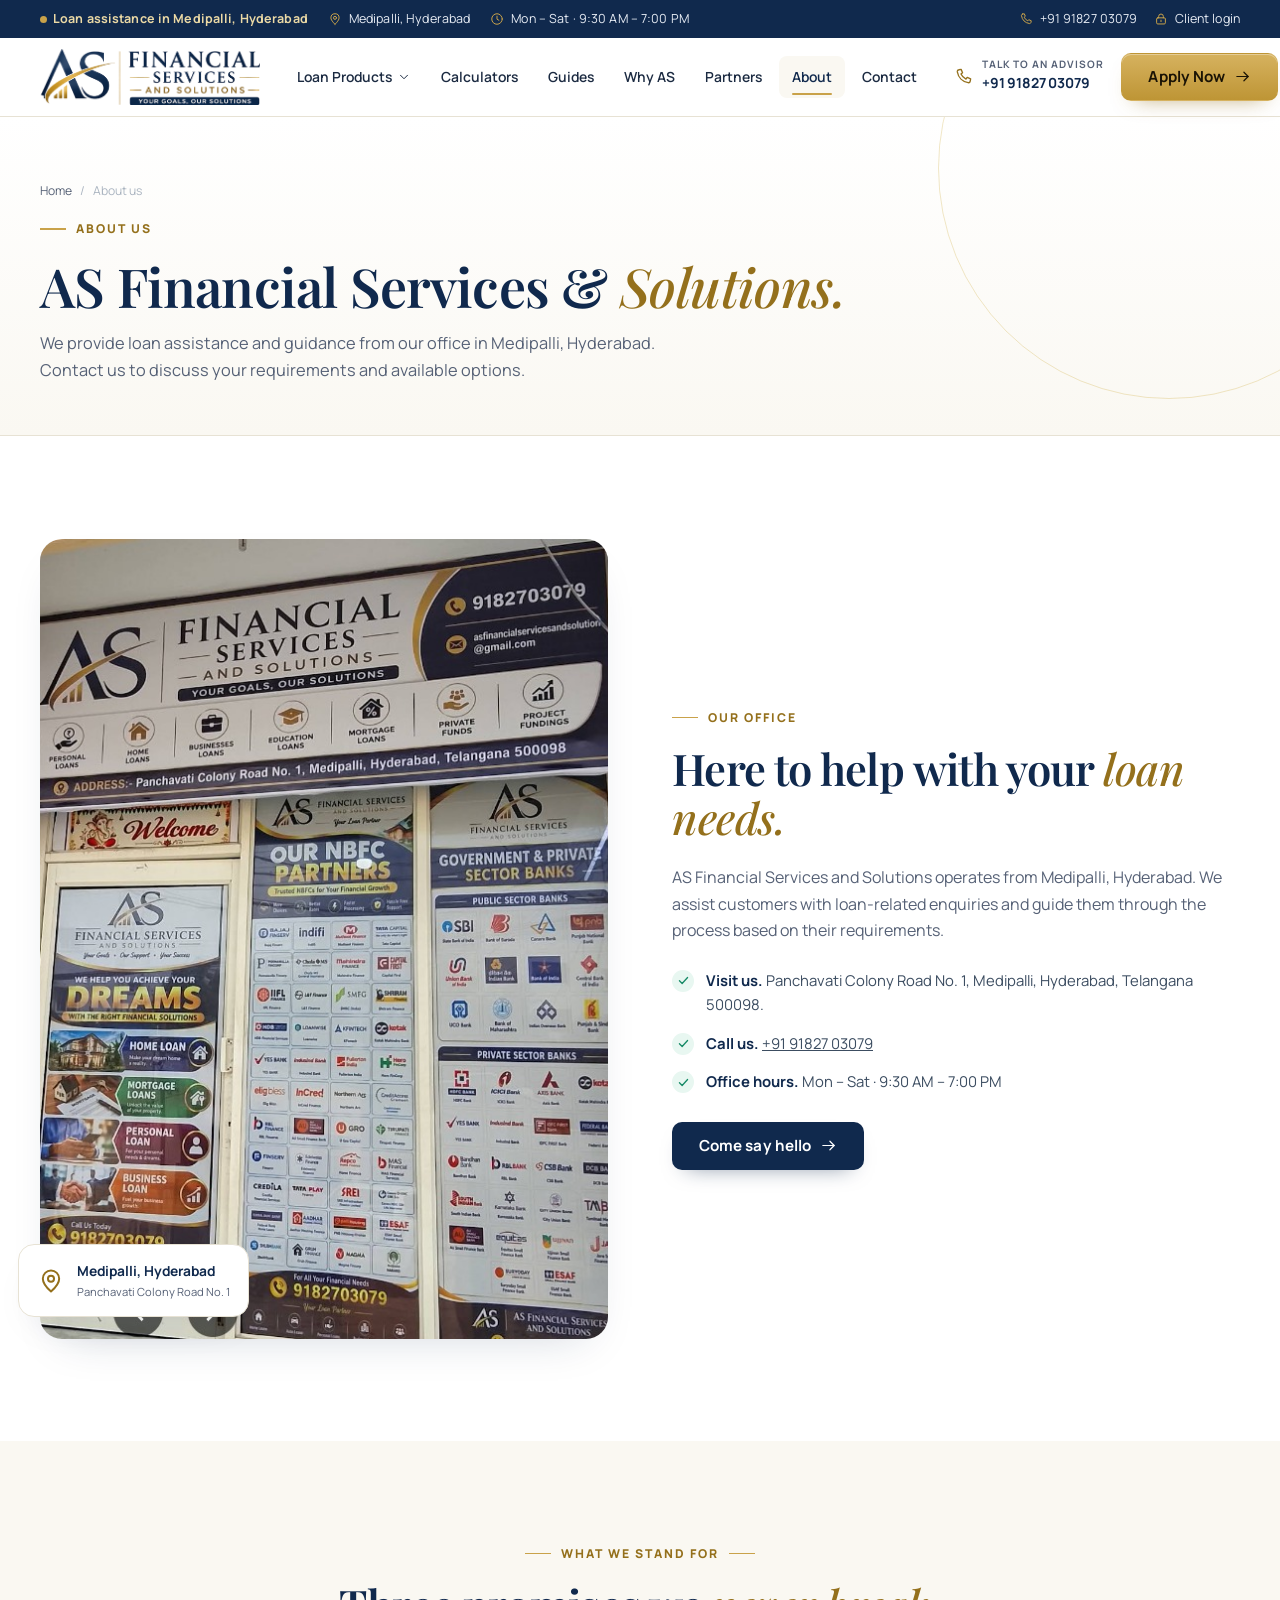
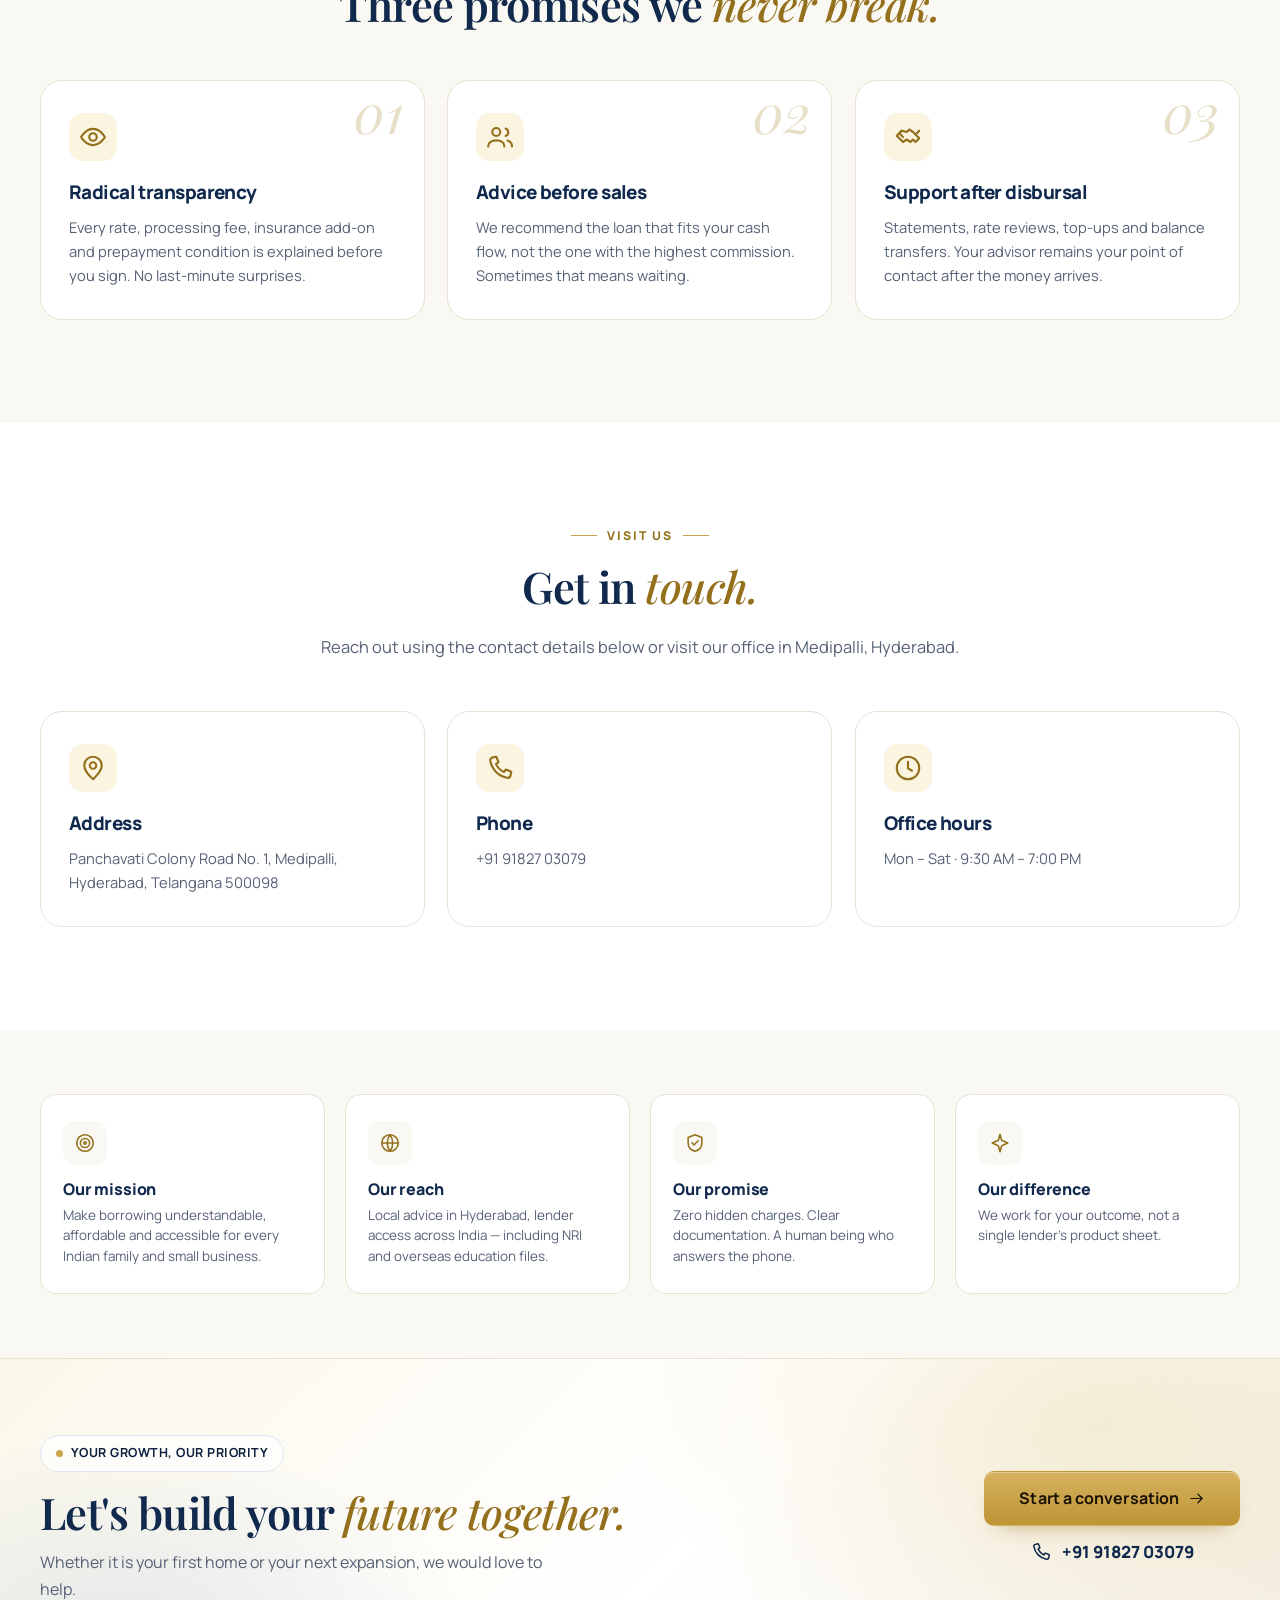
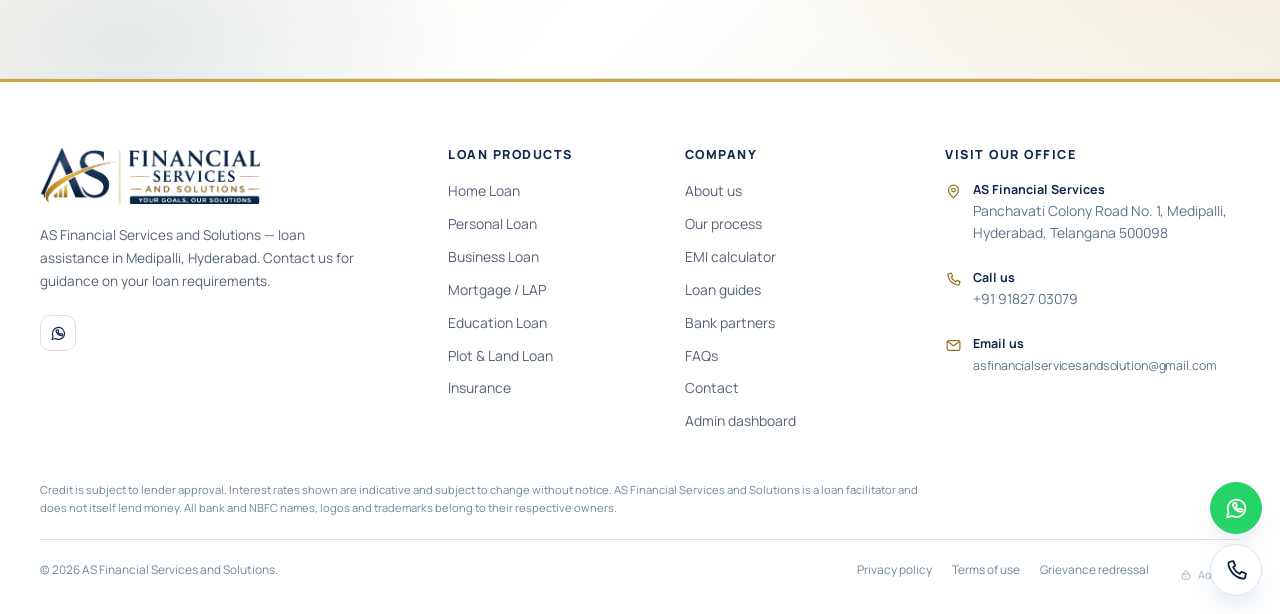
<file: about.html>
<!DOCTYPE html>
<html lang="en">
<head>
  <meta charset="UTF-8">
  <meta name="viewport" content="width=device-width, initial-scale=1.0">
  <title>About Us | AS Financial Services and Solutions, Hyderabad</title>
  <meta name="description" content="About AS Financial Services and Solutions in Medipalli, Hyderabad. Visit us at Panchavati Colony Road No. 1 or call +91 91827 03079.">
  <meta name="theme-color" content="#10294D">
  <link rel="icon" href="assets/img/brand/favicon.png" type="image/png">
  <link rel="preconnect" href="https://fonts.googleapis.com">
  <link rel="preconnect" href="https://fonts.gstatic.com" crossorigin>
  <link rel="stylesheet" href="assets/css/styles.css">
  <link rel="stylesheet" href="assets/css/pro-light.css">
<link rel="stylesheet" href="assets/css/pro-motion.css">
</head>
<body>
  <a class="skip-link" href="#main">Skip to content</a>

  <div class="topbar">
    <div class="container">
      <div class="topbar-left">
        <span class="topbar-badge"><span class="dot"></span> Loan assistance in Medipalli, Hyderabad</span>
        <span class="topbar-item"><svg class="icon" aria-hidden="true"><use href="#i-pin"></use></svg> <span class="full">Medipalli, Hyderabad</span></span>
        <span class="topbar-item"><svg class="icon" aria-hidden="true"><use href="#i-clock"></use></svg> <span class="full" data-setting="hours">Mon – Sat · 9:30 AM – 7:00 PM</span></span>
      </div>
      <div class="topbar-right">
        <a class="topbar-item" href="tel:+919182703079" data-setting="phone"><svg class="icon" aria-hidden="true"><use href="#i-phone"></use></svg> 91827 03079</a>
        <a class="topbar-item" href="admin.html"><svg class="icon" aria-hidden="true"><use href="#i-lock"></use></svg> Client login</a>
      </div>
    </div>
  </div>

  <header class="site-header">
    <div class="container header-inner">
      <a class="brand" href="index.html" aria-label="AS Financial home"><img class="brand-logo" src="assets/img/brand/logo-full.png" alt="AS Financial Services and Solutions — Your Goals, Our Solutions" width="200" height="51"></a>
      <nav class="nav" aria-label="Primary">
        <div class="nav-item">
          <a class="nav-link" href="loans.html">Loan Products <svg class="icon icon-chevron" aria-hidden="true"><use href="#i-chevron"></use></svg></a>
          <div class="dropdown dropdown-wide">
            <span class="dropdown-head">Retail loans</span>
            <a href="loans.html#home-loan"><svg class="icon" aria-hidden="true"><use href="#i-home"></use></svg><span>Home Loan<small>Purchase, construction &amp; top-up</small></span></a>
            <a href="loans.html#personal-loan"><svg class="icon" aria-hidden="true"><use href="#i-user"></use></svg><span>Personal Loan<small>For every personal milestone</small></span></a>
            <a href="loans.html#business-loan"><svg class="icon" aria-hidden="true"><use href="#i-briefcase"></use></svg><span>Business Loan<small>Working capital &amp; expansion</small></span></a>
            <a href="loans.html#mortgage-loan"><svg class="icon" aria-hidden="true"><use href="#i-key"></use></svg><span>Mortgage / LAP<small>Loan against your property</small></span></a>
            <a href="loans.html#education-loan"><svg class="icon" aria-hidden="true"><use href="#i-graduation"></use></svg><span>Education Loan<small>India &amp; overseas studies</small></span></a>
            <a href="loans.html#plot-loan"><svg class="icon" aria-hidden="true"><use href="#i-plot"></use></svg><span>Plot &amp; Land Loan<small>Build your future address</small></span></a>
            <span class="dropdown-head">More solutions</span>
            <a href="loans.html#car-loan"><svg class="icon" aria-hidden="true"><use href="#i-car"></use></svg><span>Car Loan<small>New &amp; used vehicles</small></span></a>
            <a href="loans.html#doctor-loan"><svg class="icon" aria-hidden="true"><use href="#i-stethoscope"></use></svg><span>Doctor Loan<small>Tailored for medical professionals</small></span></a>
            <a href="loans.html#balance-transfer"><svg class="icon" aria-hidden="true"><use href="#i-transfer"></use></svg><span>Balance Transfer<small>Lower your existing EMI</small></span></a>
            <a href="loans.html#insurance"><svg class="icon" aria-hidden="true"><use href="#i-shield"></use></svg><span>Insurance<small>Life, health &amp; general cover</small></span></a>
          </div>
        </div>
        <a class="nav-link" href="calculators.html">Calculators</a>
        <a class="nav-link" href="guides.html">Guides</a>
        <a class="nav-link" href="index.html#why-us">Why AS</a>
        <a class="nav-link" href="index.html#partners">Partners</a>
        <a class="nav-link" href="about.html" aria-current="page">About</a>
        <a class="nav-link" href="contact.html">Contact</a>
      </nav>
      <div class="header-actions">
        <a class="header-phone" href="tel:+919182703079" data-setting="phone"><svg class="icon" aria-hidden="true"><use href="#i-phone"></use></svg><span><small>Talk to an advisor</small><strong>91827 03079</strong></span></a>
        <button class="btn btn-gold" data-popup-open="apply-popup">Apply Now <svg class="icon icon-sm" aria-hidden="true"><use href="#i-arrow-right"></use></svg></button>
        <button class="menu-toggle" data-menu-open aria-label="Open menu"><svg class="icon" aria-hidden="true"><use href="#i-menu"></use></svg></button>
      </div>
    </div>
  </header>

  <div class="mobile-nav" aria-label="Mobile menu">
    <div class="mobile-nav-head">
      <a class="brand" href="index.html"><img class="brand-logo" src="assets/img/brand/logo-full.png" alt="AS Financial Services and Solutions — Your Goals, Our Solutions" width="200" height="51"></a>
      <button class="menu-toggle" data-menu-close aria-label="Close menu"><svg class="icon" aria-hidden="true"><use href="#i-close"></use></svg></button>
    </div>
    <a class="m-link" href="index.html">Home</a>
    <a class="m-link" href="loans.html">Loan Products</a>
    <a class="m-link" href="emi-calculator.html">EMI Calculator</a>
    <a class="m-link" href="index.html#partners">Our Partners</a>
    <a class="m-link" href="about.html">About Us</a>
    <a class="m-link" href="contact.html">Contact</a>
    <div class="m-cta">
      <button class="btn btn-gold btn-block" data-popup-open="apply-popup">Apply for a loan</button>
      <a class="btn btn-outline btn-block" href="tel:+919182703079" data-setting="phone"><svg class="icon icon-sm" aria-hidden="true"><use href="#i-phone"></use></svg> Call 91827 03079</a>
    </div>
  </div>

  <main id="main">
    <section class="page-hero">
      <div class="container">
        <div class="breadcrumb"><a href="index.html">Home</a><span>/</span><span>About us</span></div>
        <div class="eyebrow">About us</div>
        <h1>AS Financial Services &amp; <span class="serif">Solutions.</span></h1>
        <p>We provide loan assistance and guidance from our office in Medipalli, Hyderabad. Contact us to discuss your requirements and available options.</p>
      </div>
    </section>

    <section class="section section-white">
      <div class="container split">
        <div class="split-media reveal">
          <img src="assets/img/poster/storefront.jpg" alt="The AS Financial advisory office" loading="lazy" width="1200" height="800">
          <div class="frame-accent" aria-hidden="true"></div>
          <div class="media-card">
            <svg class="icon" aria-hidden="true"><use href="#i-pin"></use></svg>
            <span><strong>Medipalli, Hyderabad</strong><span>Panchavati Colony Road No. 1</span></span>
          </div>
        </div>
        <div class="reveal">
          <div class="eyebrow">Our office</div>
          <h2>Here to help with your <span class="serif">loan needs.</span></h2>
          <p style="color:var(--muted)">AS Financial Services and Solutions operates from Medipalli, Hyderabad. We assist customers with loan-related enquiries and guide them through the process based on their requirements.</p>
          <ul class="check-list">
            <li><span class="check"><svg class="icon" aria-hidden="true"><use href="#i-check"></use></svg></span><span><strong>Visit us.</strong> Panchavati Colony Road No. 1, Medipalli, Hyderabad, Telangana 500098.</span></li>
            <li><span class="check"><svg class="icon" aria-hidden="true"><use href="#i-check"></use></svg></span><span><strong>Call us.</strong> <a href="tel:+919182703079" data-setting="phone" style="color:inherit;text-decoration:underline;">+91 91827 03079</a></span></li>
            <li><span class="check"><svg class="icon" aria-hidden="true"><use href="#i-check"></use></svg></span><span><strong>Office hours.</strong> <span data-setting="hours">Mon – Sat · 9:30 AM – 7:00 PM</span></span></li>
          </ul>
          <a class="btn btn-navy" href="contact.html">Come say hello <svg class="icon icon-sm" aria-hidden="true"><use href="#i-arrow-right"></use></svg></a>
        </div>
      </div>
    </section>

    

    <section class="section section-cream">
      <div class="container">
        <div class="section-head center reveal">
          <div class="eyebrow center">What we stand for</div>
          <h2>Three promises we <span class="serif">never break.</span></h2>
        </div>
        <div class="problem-grid">
          <article class="problem-card reveal">
            <span class="num" aria-hidden="true">01</span>
            <div class="problem-icon"><svg class="icon icon-lg" aria-hidden="true"><use href="#i-eye"></use></svg></div>
            <h3>Radical transparency</h3>
            <p>Every rate, processing fee, insurance add-on and prepayment condition is explained before you sign. No last-minute surprises.</p>
          </article>
          <article class="problem-card reveal">
            <span class="num" aria-hidden="true">02</span>
            <div class="problem-icon"><svg class="icon icon-lg" aria-hidden="true"><use href="#i-users"></use></svg></div>
            <h3>Advice before sales</h3>
            <p>We recommend the loan that fits your cash flow, not the one with the highest commission. Sometimes that means waiting.</p>
          </article>
          <article class="problem-card reveal">
            <span class="num" aria-hidden="true">03</span>
            <div class="problem-icon"><svg class="icon icon-lg" aria-hidden="true"><use href="#i-handshake"></use></svg></div>
            <h3>Support after disbursal</h3>
            <p>Statements, rate reviews, top-ups and balance transfers. Your advisor remains your point of contact after the money arrives.</p>
          </article>
        </div>
      </div>
    </section>

    <section class="section section-white">
      <div class="container">
        <div class="section-head center reveal">
          <div class="eyebrow center">Visit us</div>
          <h2>Get in <span class="serif">touch.</span></h2>
          <p>Reach out using the contact details below or visit our office in Medipalli, Hyderabad.</p>
        </div>
        <div class="problem-grid">
          <article class="problem-card reveal"><div class="problem-icon"><svg class="icon icon-lg" aria-hidden="true"><use href="#i-pin"></use></svg></div><h3>Address</h3><p><a href="https://maps.google.com/?q=Panchavati+Colony+Road+No+1+Medipalli+Hyderabad" data-setting="address" target="_blank" rel="noopener">Panchavati Colony Road No. 1, Medipalli, Hyderabad, Telangana 500098</a></p></article>
          <article class="problem-card reveal"><div class="problem-icon"><svg class="icon icon-lg" aria-hidden="true"><use href="#i-phone"></use></svg></div><h3>Phone</h3><p><a href="tel:+919182703079" data-setting="phone">+91 91827 03079</a></p></article>
          <article class="problem-card reveal"><div class="problem-icon"><svg class="icon icon-lg" aria-hidden="true"><use href="#i-clock"></use></svg></div><h3>Office hours</h3><p data-setting="hours">Mon – Sat · 9:30 AM – 7:00 PM</p></article>
        </div>
      </div>
    </section>

    <section class="section section-cream section-tight">
      <div class="container">
        <div class="benefits-grid">
          <div class="benefit reveal"><div class="b-icon"><svg class="icon" aria-hidden="true"><use href="#i-target"></use></svg></div><h4>Our mission</h4><p>Make borrowing understandable, affordable and accessible for every Indian family and small business.</p></div>
          <div class="benefit reveal"><div class="b-icon"><svg class="icon" aria-hidden="true"><use href="#i-globe"></use></svg></div><h4>Our reach</h4><p>Local advice in Hyderabad, lender access across India — including NRI and overseas education files.</p></div>
          <div class="benefit reveal"><div class="b-icon"><svg class="icon" aria-hidden="true"><use href="#i-shield"></use></svg></div><h4>Our promise</h4><p>Zero hidden charges. Clear documentation. A human being who answers the phone.</p></div>
          <div class="benefit reveal"><div class="b-icon"><svg class="icon" aria-hidden="true"><use href="#i-sparkle"></use></svg></div><h4>Our difference</h4><p>We work for your outcome, not a single lender's product sheet.</p></div>
        </div>
      </div>
    </section>

    <section class="cta-band">
      <div class="container cta-inner">
        <div>
          <span class="pill pill-soft"><span class="dot"></span> Your growth, our priority</span>
          <h2 style="margin-top:16px">Let's build your <span class="serif" >future together.</span></h2>
          <p>Whether it is your first home or your next expansion, we would love to help.</p>
        </div>
        <div class="cta-actions">
          <button class="btn btn-gold btn-lg" data-popup-open="apply-popup">Start a conversation <svg class="icon icon-sm" aria-hidden="true"><use href="#i-arrow-right"></use></svg></button>
          <a class="cta-phone" href="tel:+919182703079" data-setting="phone"><svg class="icon" aria-hidden="true"><use href="#i-phone"></use></svg> 91827 03079</a>
        </div>
      </div>
    </section>
  </main>

  <footer class="site-footer">
    <div class="container">
      <div class="footer-grid">
        <div class="footer-brand">
          <a class="brand" href="index.html"><img class="brand-logo" src="assets/img/brand/logo-full.png" alt="AS Financial Services and Solutions — Your Goals, Our Solutions" width="200" height="51"></a>
          <p class="footer-about">AS Financial Services and Solutions — loan assistance in Medipalli, Hyderabad. Contact us for guidance on your loan requirements.</p>
          <div class="footer-social">
            <a href="https://wa.me/919182703079" aria-label="WhatsApp"><svg class="icon" aria-hidden="true"><use href="#i-whatsapp"></use></svg></a>
          </div>
        </div>
        <div class="footer-col"><h4>Loan products</h4><ul><li><a href="loans.html#home-loan">Home Loan</a></li><li><a href="loans.html#personal-loan">Personal Loan</a></li><li><a href="loans.html#business-loan">Business Loan</a></li><li><a href="loans.html#mortgage-loan">Mortgage / LAP</a></li><li><a href="loans.html#education-loan">Education Loan</a></li><li><a href="loans.html#plot-loan">Plot &amp; Land Loan</a></li><li><a href="loans.html#insurance">Insurance</a></li></ul></div>
        <div class="footer-col"><h4>Company</h4><ul><li><a href="about.html">About us</a></li><li><a href="loans.html#process">Our process</a></li><li><a href="emi-calculator.html">EMI calculator</a></li>
          <li><a href="guides.html">Loan guides</a></li><li><a href="index.html#partners">Bank partners</a></li><li><a href="index.html#faq">FAQs</a></li><li><a href="contact.html">Contact</a></li><li><a href="admin.html">Admin dashboard</a></li></ul></div>
        <div class="footer-col"><h4>Visit our office</h4><ul class="footer-contact" style="list-style:none;padding:0">
          <li><svg class="icon" aria-hidden="true"><use href="#i-pin"></use></svg><span><strong>AS Financial Services</strong><a href="https://maps.google.com/?q=Panchavati+Colony+Road+No+1+Medipalli+Hyderabad" data-setting="address" target="_blank" rel="noopener">Panchavati Colony Road No. 1, Medipalli, Hyderabad, Telangana 500098</a></span></li>
          <li><svg class="icon" aria-hidden="true"><use href="#i-phone"></use></svg><span><strong>Call us</strong><a href="tel:+919182703079" data-setting="phone">+91 91827 03079</a></span></li>
          <li><svg class="icon" aria-hidden="true"><use href="#i-mail"></use></svg><span><strong>Email us</strong><a href="mailto:asfinancialservicesandsolution@gmail.com" data-setting="email" style="word-break:break-word">asfinancialservicesandsolution@gmail.com</a></span></li>
        </ul></div>
      </div>
      <div class="footer-disclaimer">Credit is subject to lender approval. Interest rates shown are indicative and subject to change without notice. AS Financial Services and Solutions is a loan facilitator and does not itself lend money. All bank and NBFC names, logos and trademarks belong to their respective owners.</div>
      <div class="footer-bottom">
        <span>© <span data-year>2026</span> AS Financial Services and Solutions.</span>
        <div class="footer-links"><a href="privacy-policy.html">Privacy policy</a><a href="#">Terms of use</a><a href="contact.html">Grievance redressal</a><a class="admin-chip" href="admin.html"><svg class="icon" style="width:12px;height:12px" aria-hidden="true"><use href="#i-lock"></use></svg> Admin</a></div>
      </div>
    </div>
  </footer>

  <div class="float-actions">
    <a class="fab fab-wa" href="https://wa.me/919182703079" data-wa-link="Hi AS Financial, I would like to know more about you." target="_blank" rel="noopener" aria-label="Chat on WhatsApp"><svg class="icon" aria-hidden="true"><use href="#i-whatsapp"></use></svg></a>
    <a class="fab" href="tel:+919182703079" data-setting="phone" aria-label="Call AS Financial"><svg class="icon" aria-hidden="true"><use href="#i-phone"></use></svg></a>
  </div>

  <div class="popup-overlay" id="apply-popup" role="dialog" aria-modal="true" aria-labelledby="apply-title">
    <div class="popup">
      <button class="popup-close" data-popup-close aria-label="Close"><svg class="icon icon-sm" aria-hidden="true"><use href="#i-close"></use></svg></button>
      <span class="pill pill-gold" style="margin-bottom:12px"><span class="dot"></span> Free eligibility check</span>
      <h3 id="apply-title">Let's find your best loan.</h3>
      <p>Share a few details and an advisor will call you within 30 minutes with indicative offers.</p>
      <form data-lead-form data-source="About page">
        <div class="form-grid">
          <div class="field full"><label for="ab-name">Full name <span class="req">*</span></label><input id="ab-name" name="name" type="text" placeholder="e.g. Ramesh Kumar" required></div>
          <div class="field"><label for="ab-phone">Mobile number <span class="req">*</span></label><input id="ab-phone" name="phone" type="tel" placeholder="10-digit mobile" required></div>
          <div class="field"><label for="ab-email">Email</label><input id="ab-email" name="email" type="email" placeholder="you@example.com"></div>
          <div class="field"><label for="ab-product">Loan type</label><select id="ab-product" name="product"><option>Home Loan</option><option>Personal Loan</option><option>Business Loan</option><option>Mortgage / LAP</option><option>Education Loan</option><option>Plot / Land Loan</option><option>Other</option></select></div>
          <div class="field"><label for="ab-amount">Loan amount</label><select id="ab-amount" name="amount"><option>Below ₹5 Lakh</option><option>₹5 – 10 Lakh</option><option selected>₹10 – 25 Lakh</option><option>₹25 – 50 Lakh</option><option>₹50 Lakh – 1 Crore</option><option>Above ₹1 Crore</option></select></div>
          <div class="field"><label for="ab-city">City</label><input id="ab-city" name="city" type="text" value="Hyderabad"></div>
          <div class="field full"><label for="ab-message">Tell us more</label><input id="ab-message" name="message" type="text" placeholder="Optional"></div>
          <div class="full"><label class="consent"><input type="checkbox" required> I agree to be contacted by AS Financial about my enquiry by phone, SMS or WhatsApp and accept the <a href="privacy-policy.html">privacy policy</a>.</label></div>
          <div class="field full"><button class="btn btn-gold btn-block" type="submit">Get a call back <svg class="icon icon-sm" aria-hidden="true"><use href="#i-arrow-right"></use></svg></button></div>
          <div class="form-success full"><svg class="icon icon-sm" aria-hidden="true"><use href="#i-check-circle"></use></svg><span>Thanks! Your enquiry is in. Our advisor will call you within 30 minutes.</span></div>
        </div>
      </form>
    </div>
  </div>

  <script src="assets/js/icons.js"></script>
  <script src="assets/js/main.js"></script>
<script src="assets/js/pro-motion.js" defer></script>
</body>
</html>
</file>
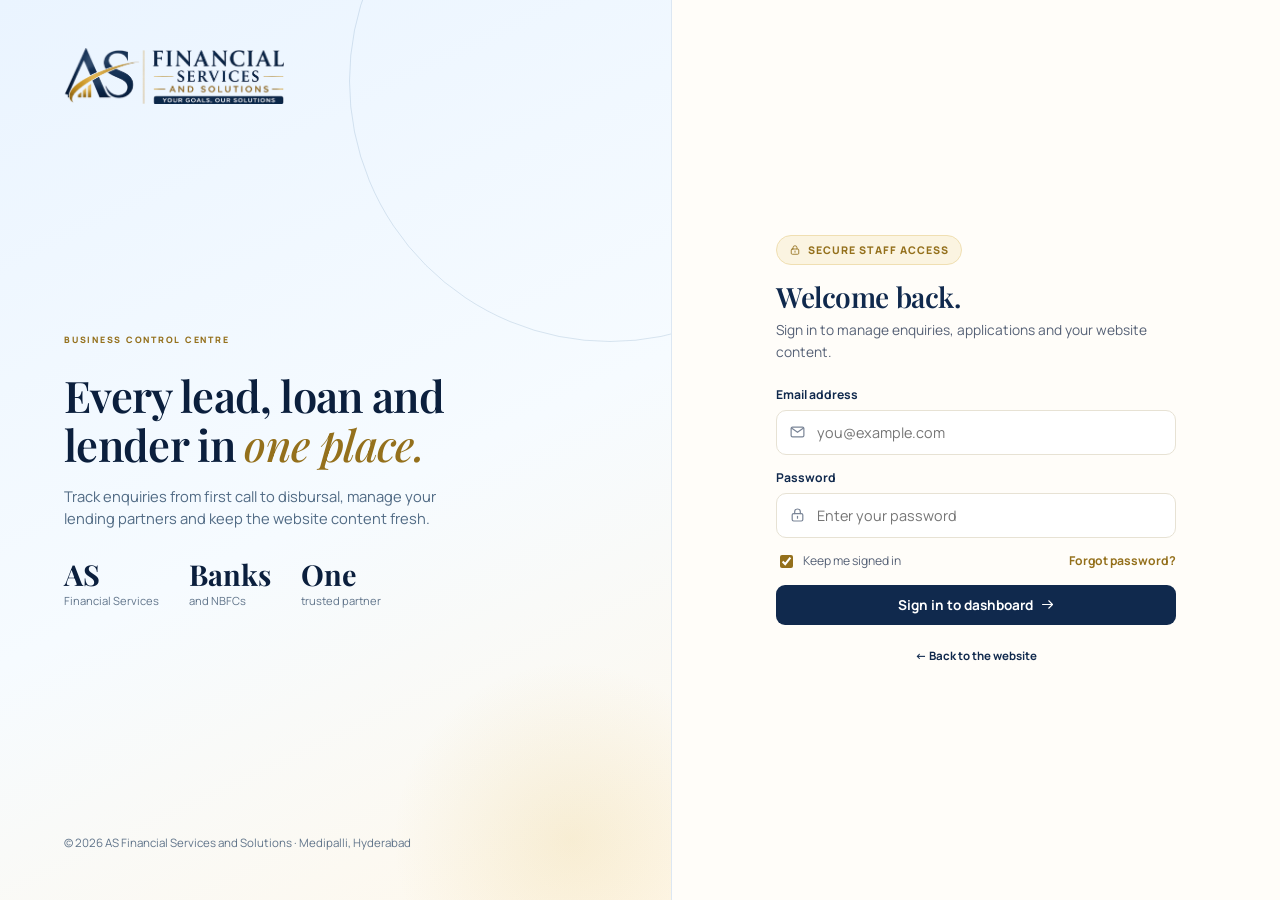
<file: admin.html>
<!DOCTYPE html>
<html lang="en">
<head>
  <meta charset="UTF-8">
  <meta name="viewport" content="width=device-width, initial-scale=1.0">
  <title>Admin Dashboard | AS Financial Services and Solutions</title>
  <meta name="robots" content="noindex, nofollow">
  <meta name="theme-color" content="#10294D">
  <link rel="icon" href="assets/img/brand/favicon.png" type="image/png">
  <link rel="stylesheet" href="assets/css/admin.css">
  <link rel="stylesheet" href="assets/css/pro-light.css">
<link rel="stylesheet" href="assets/css/pro-admin.css">
</head>
<body>

  <!-- ============================ LOGIN ============================ -->
  <div class="login-screen" id="login-screen">
    <div class="login-brand">
      <a class="brand" href="index.html"><img class="brand-logo" src="assets/img/brand/logo-full.png" alt="AS Financial Services and Solutions — Your Goals, Our Solutions" width="200" height="51"></a>
      <div class="login-brand-mid">
        <span class="brand-sub" style="letter-spacing:.2em;color:var(--gold-deep)">Business control centre</span>
        <h1>Every lead, loan and lender in <span class="serif" style="color:var(--gold-deep)">one place.</span></h1>
        <p>Track enquiries from first call to disbursal, manage your lending partners and keep the website content fresh.</p>
        <div class="login-proof">
          <div><b>AS</b><span>Financial Services</span></div>
          <div><b>Banks</b><span>and NBFCs</span></div>
          <div><b>One</b><span>trusted partner</span></div>
        </div>
      </div>
      <div class="login-brand-foot">© <span id="login-year">2026</span> AS Financial Services and Solutions · Medipalli, Hyderabad</div>
    </div>

    <div class="login-panel">
      <div class="login-box">
        <span class="pill"><svg class="icon" aria-hidden="true" style="width:12px;height:12px;flex:none;color:var(--gold-deep)"><use href="#i-lock"></use></svg>Secure staff access</span>
        <h2>Welcome back.</h2>
        <p>Sign in to manage enquiries, applications and your website content.</p>

        <form class="login-form" id="login-form" autocomplete="on">
          <div class="login-error" id="login-error">That email and password don't match. Please check and try again.</div>
          <div class="login-field">
            <label for="login-email">Email address</label>
            <div class="login-input">
              <svg class="icon" aria-hidden="true"><use href="#i-mail"></use></svg>
              <input type="email" id="login-email" name="email" placeholder="you@example.com" required autocomplete="username">
            </div>
          </div>
          <div class="login-field">
            <label for="login-password">Password</label>
            <div class="login-input">
              <svg class="icon" aria-hidden="true"><use href="#i-lock"></use></svg>
              <input type="password" id="login-password" name="password" placeholder="Enter your password" required autocomplete="current-password">
            </div>
          </div>
          <div class="login-row">
            <label><input type="checkbox" checked> Keep me signed in</label>
            <a href="#" onclick="return false">Forgot password?</a>
          </div>
          <button class="a-btn a-btn-primary" style="padding:11px 16px;font-size:.85rem" type="submit">Sign in to dashboard <svg class="icon icon-sm" aria-hidden="true"><use href="#i-arrow-right"></use></svg></button>
        </form>

        <div class="login-foot"><a href="index.html">← Back to the website</a></div>
      </div>
    </div>
  </div>

  <!-- ============================ APP ============================ -->
  <div class="admin-app hidden" id="admin-app">
    <div class="sidebar-scrim" id="sidebar-scrim"></div>

    <aside class="admin-sidebar" id="admin-sidebar">
      <div class="sidebar-brand">
        <img class="brand-logo" src="assets/img/brand/logo-mark.png" alt="AS" style="height:40px;width:auto">
        <span><span class="brand-name">AS Financial</span><span class="brand-sub">Admin console</span></span>
        <button class="sidebar-close" id="sidebar-close" aria-label="Close menu"><svg class="icon" aria-hidden="true"><use href="#i-close"></use></svg></button>
      </div>

      <nav class="sidebar-nav" aria-label="Dashboard">
        <div class="sidebar-label">Workspace</div>
        <button class="sidebar-link active" data-view="overview"><svg class="icon" aria-hidden="true"><use href="#i-dashboard"></use></svg> Overview</button>
        <button class="sidebar-link" data-view="leads"><svg class="icon" aria-hidden="true"><use href="#i-users"></use></svg> Leads <span class="badge-count" id="nav-lead-count">0</span></button>
        <button class="sidebar-link" data-view="applications"><svg class="icon" aria-hidden="true"><use href="#i-folder"></use></svg> Applications</button>
        <button class="sidebar-link" data-view="reports"><svg class="icon" aria-hidden="true"><use href="#i-report"></use></svg> Reports</button>

        <div class="sidebar-label">Catalogue</div>
        <button class="sidebar-link" data-view="products"><svg class="icon" aria-hidden="true"><use href="#i-box"></use></svg> Loan products</button>
        <button class="sidebar-link" data-view="partners"><svg class="icon" aria-hidden="true"><use href="#i-handshake"></use></svg> Bank partners</button>
        <button class="sidebar-link" data-view="content"><svg class="icon" aria-hidden="true"><use href="#i-doc"></use></svg> Website content</button>

        <div class="sidebar-label">System</div>
        <button class="sidebar-link" data-view="settings"><svg class="icon" aria-hidden="true"><use href="#i-settings"></use></svg> Settings</button>
        <a class="sidebar-link" href="index.html" target="_blank" rel="noopener"><svg class="icon" aria-hidden="true"><use href="#i-globe"></use></svg> View website <svg class="icon icon-sm" style="margin-left:auto" aria-hidden="true"><use href="#i-arrow-up-right"></use></svg></a>
      </nav>

      <div class="sidebar-card">
        <h5>Website sync is on</h5>
        <p>Leads from the public site land here instantly. Business contact details update the site from Settings.</p>
        <a href="index.html" target="_blank" rel="noopener">Open site <svg class="icon" style="width:12px;height:12px" aria-hidden="true"><use href="#i-arrow-up-right"></use></svg></a>
      </div>

      <div class="sidebar-user">
        <span class="avatar" id="sidebar-avatar">AD</span>
        <span><strong id="sidebar-user-name">Admin</strong><span>Business manager</span></span>
        <button id="sidebar-logout" aria-label="Sign out"><svg class="icon" aria-hidden="true"><use href="#i-logout"></use></svg></button>
      </div>
    </aside>

    <div class="admin-main">
      <header class="admin-topbar">
        <button class="admin-burger" id="admin-burger" aria-label="Open menu"><svg class="icon" aria-hidden="true"><use href="#i-menu"></use></svg></button>
        <div class="topbar-title">
          <h1 id="topbar-title">Overview</h1>
          <span id="topbar-date">Monday, 16 November 2026</span>
        </div>

        <div class="topbar-search">
          <svg class="icon" aria-hidden="true"><use href="#i-search"></use></svg>
          <input type="search" id="global-search" placeholder="Search leads by name, phone or ID…" aria-label="Search leads">
        </div>

        <div class="topbar-actions">
          <div style="position:relative">
            <button class="icon-btn" id="notif-btn" aria-label="Notifications">
              <svg class="icon" aria-hidden="true"><use href="#i-bell"></use></svg>
              <span class="notif-dot"></span>
            </button>
            <div class="dropdown-menu notif-menu" id="notif-menu">
              <div class="notif-head"><strong>Notifications</strong><span>3 new</span></div>
              <div class="notif-item"><span class="n-icon"><svg class="icon icon-sm" aria-hidden="true"><use href="#i-user"></use></svg></span><span><b>New website lead</b><span>Ramesh Kumar enquired about a home loan</span><time>8m</time></span></div>
              <div class="notif-item"><span class="n-icon" style="background:var(--green-soft);color:var(--green)"><svg class="icon icon-sm" aria-hidden="true"><use href="#i-check-circle"></use></svg></span><span><b>Sanction received</b><span>HDFC Bank approved ₹48,00,000</span><time>1h</time></span></div>
              <div class="notif-item"><span class="n-icon" style="background:var(--blue-soft);color:var(--blue)"><svg class="icon icon-sm" aria-hidden="true"><use href="#i-doc"></use></svg></span><span><b>Documents pending</b><span>2 applications need bank statements</span><time>3h</time></span></div>
            </div>
          </div>

          <div style="position:relative">
            <button class="profile-btn" id="profile-btn" aria-label="Account menu">
              <span class="avatar" id="topbar-avatar">AD</span>
              <span id="topbar-user">Admin</span>
              <svg class="icon" aria-hidden="true"><use href="#i-chevron"></use></svg>
            </button>
            <div class="dropdown-menu" id="profile-menu">
              <a href="#settings" data-view-link="settings"><svg class="icon" aria-hidden="true"><use href="#i-settings"></use></svg> Account settings</a>
              <a href="index.html" target="_blank" rel="noopener"><svg class="icon" aria-hidden="true"><use href="#i-globe"></use></svg> View public website</a>
              <hr>
              <button class="danger" id="logout-btn"><svg class="icon" aria-hidden="true"><use href="#i-logout"></use></svg> Sign out</button>
            </div>
          </div>
        </div>
      </header>

      <div class="admin-content">

        <!-- OVERVIEW -->
        <section class="view active" id="view-overview">
          <div class="page-head">
            <div>
              <h2>Good morning, <span class="serif" id="greeting-name">Admin</span></h2>
              <p>Here is what is happening across your business today.</p>
            </div>
            <div class="page-head-actions">
              <button class="a-btn a-btn-light" id="download-report-btn"><svg class="icon" aria-hidden="true"><use href="#i-download"></use></svg> Export report</button>
              <button class="a-btn a-btn-gold" data-add-lead><svg class="icon" aria-hidden="true"><use href="#i-plus"></use></svg> Add lead</button>
            </div>
          </div>

          <div class="kpi-grid">
            <div class="kpi">
              <div class="kpi-top">
                <span class="kpi-icon blue"><svg class="icon" aria-hidden="true"><use href="#i-users"></use></svg></span>
                <span class="kpi-chip up" id="kpi-leads-chip">↑ 12.5%</span>
              </div>
              <div class="kpi-value" id="kpi-new-leads">0</div>
              <div class="kpi-label">New leads this month</div>
              <div class="kpi-sub"><b id="kpi-total-leads">0</b> total in pipeline</div>
            </div>
            <div class="kpi">
              <div class="kpi-top">
                <span class="kpi-icon gold"><svg class="icon" aria-hidden="true"><use href="#i-folder"></use></svg></span>
                <span class="kpi-chip flat">In progress</span>
              </div>
              <div class="kpi-value" id="kpi-active-apps">0</div>
              <div class="kpi-label">Applications being processed</div>
              <div class="kpi-sub"><b id="kpi-sanctioned-count">0</b> sanctioned this month</div>
            </div>
            <div class="kpi">
              <div class="kpi-top">
                <span class="kpi-icon green"><svg class="icon" aria-hidden="true"><use href="#i-check-circle"></use></svg></span>
                <span class="kpi-chip up">↑ 8.2%</span>
              </div>
              <div class="kpi-value" id="kpi-sanctioned-amt">₹0</div>
              <div class="kpi-label">Sanctioned volume</div>
              <div class="kpi-sub">This calendar month</div>
            </div>
            <div class="kpi">
              <div class="kpi-top">
                <span class="kpi-icon purple"><svg class="icon" aria-hidden="true"><use href="#i-wallet"></use></svg></span>
                <span class="kpi-chip up">↑ 16.4%</span>
              </div>
              <div class="kpi-value" id="kpi-disbursed-amt">₹0</div>
              <div class="kpi-label">Disbursed volume</div>
              <div class="kpi-sub">Year to date</div>
            </div>
          </div>

          <div class="dash-grid">
            <div class="card">
              <div class="card-head">
                <div><h3>Enquiry &amp; sanction trend</h3><p>Last 8 months</p></div>
                <div class="chart-legend"><span><i style="background:#c9a227"></i>Leads</span><span><i style="background:#0d2b4e"></i>Sanctions</span></div>
              </div>
              <div class="card-body">
                <div class="chart-wrap chart-tall"><canvas id="chart-leads" role="img" aria-label="Monthly leads and sanctions"></canvas></div>
              </div>
            </div>

            <div class="card">
              <div class="card-head"><div><h3>Loan mix</h3><p>By sanctioned value</p></div></div>
              <div class="card-body">
                <div class="chart-wrap chart-medium" style="height:180px"><canvas id="chart-mix" role="img" aria-label="Loan product mix"></canvas></div>
                <div class="donut-legend" id="mix-legend"></div>
              </div>
            </div>
          </div>

          <div class="dash-grid equal">
            <div class="card">
              <div class="card-head"><div><h3>Sales pipeline</h3><p>Active leads by stage</p></div><button class="a-btn a-btn-ghost a-btn-sm" data-view-link="leads">View leads <svg class="icon icon-sm" aria-hidden="true"><use href="#i-arrow-right"></use></svg></button></div>
              <div class="card-body"><div class="pipeline" id="pipeline-list"></div></div>
            </div>

            <div class="card">
              <div class="card-head"><div><h3>Today's follow-ups</h3><p>Keep these moving</p></div><button class="a-btn a-btn-ghost a-btn-sm" id="add-task-btn"><svg class="icon icon-sm" aria-hidden="true"><use href="#i-plus"></use></svg> Add</button></div>
              <div class="card-body" style="padding:8px 18px" id="task-list"></div>
            </div>
          </div>

          <div class="card" style="margin-top:18px">
            <div class="card-head">
              <div><h3>Latest enquiries</h3><p>Fresh from the website and phone</p></div>
              <button class="a-btn a-btn-light a-btn-sm" data-view-link="leads">All leads <svg class="icon icon-sm" aria-hidden="true"><use href="#i-arrow-right"></use></svg></button>
            </div>
            <div class="table-wrap">
              <table class="a-table">
                <thead><tr><th>Customer</th><th>Loan type</th><th>Amount</th><th>Source</th><th>Status</th><th>Received</th><th></th></tr></thead>
                <tbody id="recent-leads-body"></tbody>
              </table>
            </div>
          </div>

          <div class="card" style="margin-top:18px">
            <div class="card-head">
              <div><h3>Product performance</h3><p>Sanctioned value and conversion by loan type</p></div>
              <button class="a-btn a-btn-ghost a-btn-sm" data-view-link="reports">Full report <svg class="icon icon-sm" aria-hidden="true"><use href="#i-arrow-right"></use></svg></button>
            </div>
            <div class="table-wrap">
              <table class="a-table">
                <thead><tr><th>Product</th><th>Leads</th><th>Sanctioned</th><th>Conversion</th><th>Avg. ticket size</th><th>Trend</th></tr></thead>
                <tbody id="product-perf-body"></tbody>
              </table>
            </div>
          </div>
        </section>

        <!-- LEADS -->
        <section class="view" id="view-leads">
          <div class="page-head">
            <div><h2>Leads</h2><p><span id="leads-count-label">0</span> enquiries across all channels</p></div>
            <div class="page-head-actions">
              <div class="seg" role="group" aria-label="Leads view"><button class="seg-b active" id="lead-mode-list" type="button">List</button><button class="seg-b" id="lead-mode-board" type="button">Board</button></div>
              <button class="a-btn a-btn-light" id="export-leads-btn"><svg class="icon" aria-hidden="true"><use href="#i-download"></use></svg> Export CSV</button>
              <button class="a-btn a-btn-gold" data-add-lead><svg class="icon" aria-hidden="true"><use href="#i-plus"></use></svg> Add lead</button>
            </div>
          </div>

          <div class="mini-stats">
            <div class="mini-stat"><span>Open leads</span><b id="leads-open">0</b></div>
            <div class="mini-stat"><span>Converted to applications</span><b id="leads-converted">0</b></div>
            <div class="mini-stat"><span>Pipeline value</span><b id="leads-value">₹0</b></div>
          </div>

          <div class="card">
            <div class="toolbar">
              <div class="search-box">
                <svg class="icon" aria-hidden="true"><use href="#i-search"></use></svg>
                <input type="search" id="leads-search" placeholder="Search by name, phone, email or ID…">
              </div>
              <select id="leads-product-filter" aria-label="Filter by product">
                <option value="">All products</option>
              </select>
              <select id="leads-status-filter" aria-label="Filter by status">
                <option value="">All statuses</option>
                <option>New</option><option>Contacted</option><option>Qualified</option><option>Documents</option><option>Sanctioned</option><option>Disbursed</option><option>Lost</option>
              </select>
              <select id="leads-source-filter" aria-label="Filter by source">
                <option value="">All sources</option>
                <option>Website form</option><option>Homepage popup</option><option>Phone call</option><option>WhatsApp</option><option>Walk-in</option><option>Referral</option>
              </select>
              <button class="a-btn a-btn-ghost a-btn-sm" id="clear-lead-filters">Reset</button>
            </div>
            <div class="table-wrap">
              <table class="a-table">
                <thead><tr><th>Customer</th><th>Loan type</th><th>Amount</th><th>Source</th><th>Status</th><th>Priority</th><th>Date</th><th style="text-align:right">Actions</th></tr></thead>
                <tbody id="leads-body"></tbody>
              </table>
            </div>
            <div class="pagination" id="leads-pagination"></div>
          </div>
          <div class="kb-board" id="leads-board" hidden></div>
        </section>

        <!-- APPLICATIONS -->
        <section class="view" id="view-applications">
          <div class="page-head">
            <div><h2>Applications</h2><p>Track every file from login to disbursal</p></div>
            <div class="page-head-actions">
              <button class="a-btn a-btn-light" id="export-apps-btn"><svg class="icon" aria-hidden="true"><use href="#i-download"></use></svg> Export</button>
              <button class="a-btn a-btn-gold" id="add-app-btn"><svg class="icon" aria-hidden="true"><use href="#i-plus"></use></svg> New application</button>
            </div>
          </div>

          <div class="kpi-grid">
            <div class="kpi"><div class="kpi-top"><span class="kpi-icon blue"><svg class="icon" aria-hidden="true"><use href="#i-folder"></use></svg></span></div><div class="kpi-value" id="app-total">0</div><div class="kpi-label">Total files</div></div>
            <div class="kpi"><div class="kpi-top"><span class="kpi-icon gold"><svg class="icon" aria-hidden="true"><use href="#i-doc"></use></svg></span></div><div class="kpi-value" id="app-processing">0</div><div class="kpi-label">In processing</div></div>
            <div class="kpi"><div class="kpi-top"><span class="kpi-icon green"><svg class="icon" aria-hidden="true"><use href="#i-check-circle"></use></svg></span></div><div class="kpi-value" id="app-sanctioned">0</div><div class="kpi-label">Sanctioned / disbursed</div></div>
            <div class="kpi"><div class="kpi-top"><span class="kpi-icon purple"><svg class="icon" aria-hidden="true"><use href="#i-wallet"></use></svg></span></div><div class="kpi-value" id="app-value">₹0</div><div class="kpi-label">Sanctioned value</div></div>
          </div>

          <div class="card">
            <div class="stage-tabs" id="app-stage-tabs">
              <button class="stage-tab active" data-stage="all">All <span id="stage-all-count">0</span></button>
              <button class="stage-tab" data-stage="Logged">Logged <span id="stage-logged-count">0</span></button>
              <button class="stage-tab" data-stage="Documents">Documents <span id="stage-docs-count">0</span></button>
              <button class="stage-tab" data-stage="Underwriting">Underwriting <span id="stage-uw-count">0</span></button>
              <button class="stage-tab" data-stage="Sanctioned">Sanctioned <span id="stage-sanctioned-count">0</span></button>
              <button class="stage-tab" data-stage="Disbursed">Disbursed <span id="stage-disbursed-count">0</span></button>
              <button class="stage-tab" data-stage="Rejected">Rejected <span id="stage-rejected-count">0</span></button>
            </div>
            <div class="toolbar">
              <div class="search-box"><svg class="icon" aria-hidden="true"><use href="#i-search"></use></svg><input type="search" id="apps-search" placeholder="Search by customer, application ID or lender…"></div>
              <select id="apps-lender-filter" aria-label="Filter by lender"><option value="">All lenders</option></select>
              <button class="a-btn a-btn-ghost a-btn-sm" id="clear-app-filters">Reset</button>
            </div>
            <div class="table-wrap">
              <table class="a-table">
                <thead><tr><th>Application</th><th>Customer</th><th>Loan / amount</th><th>Lender</th><th>Stage</th><th>Progress</th><th style="text-align:right">Actions</th></tr></thead>
                <tbody id="apps-body"></tbody>
              </table>
            </div>
            <div class="pagination" id="apps-pagination"></div>
          </div>
        </section>

        <!-- PRODUCTS -->
        <section class="view" id="view-products">
          <div class="page-head">
            <div><h2>Loan products</h2><p>Rates and limits shown on the public website</p></div>
            <div class="page-head-actions"><button class="a-btn a-btn-gold" id="add-product-btn"><svg class="icon" aria-hidden="true"><use href="#i-plus"></use></svg> Add product</button></div>
          </div>
          <div class="card">
            <div class="card-head"><div><h3>Product catalogue</h3><p>Toggle visibility to show or hide a product on the site</p></div></div>
            <div class="table-wrap">
              <table class="a-table">
                <thead><tr><th>Product</th><th>Interest rate</th><th>Max amount</th><th>Max tenure</th><th>Leads</th><th>Visible</th><th style="text-align:right">Actions</th></tr></thead>
                <tbody id="products-body"></tbody>
              </table>
            </div>
          </div>
        </section>

        <!-- PARTNERS -->
        <section class="view" id="view-partners">
          <div class="page-head">
            <div><h2>Bank &amp; NBFC partners</h2><p>Your active lender panel</p></div>
            <div class="page-head-actions">
              <select id="partner-filter" class="a-btn a-btn-light" style="padding:8px 10px"><option value="">All partner types</option><option>Public sector</option><option>Private bank</option><option>NBFC / HFC</option></select>
              <button class="a-btn a-btn-gold" id="add-partner-btn"><svg class="icon" aria-hidden="true"><use href="#i-plus"></use></svg> Add partner</button>
            </div>
          </div>
          <div class="card">
            <div class="partner-grid-admin" id="partners-grid"></div>
          </div>
        </section>

        <!-- CONTENT -->
        <section class="view" id="view-content">
          <div class="page-head">
            <div><h2>Website content</h2><p>Testimonials and articles shown on the public site</p></div>
          </div>
          <div class="dash-grid equal">
            <div class="card">
              <div class="card-head"><div><h3>Client testimonials</h3><p>Published reviews appear on the homepage</p></div><button class="a-btn a-btn-light a-btn-sm" id="add-testimonial-btn"><svg class="icon icon-sm" aria-hidden="true"><use href="#i-plus"></use></svg> Add</button></div>
              <div class="content-list" id="testimonials-list"></div>
            </div>
            <div class="card">
              <div class="card-head"><div><h3>Guides &amp; articles</h3><p>Helpful content for prospective borrowers</p></div><button class="a-btn a-btn-light a-btn-sm" id="add-post-btn"><svg class="icon icon-sm" aria-hidden="true"><use href="#i-plus"></use></svg> Add</button></div>
              <div class="content-list" id="posts-list"></div>
            </div>
          </div>
        </section>

        <!-- REPORTS -->
        <section class="view" id="view-reports">
          <div class="page-head">
            <div><h2>Reports</h2><p>Business performance at a glance</p></div>
            <div class="page-head-actions">
              <select id="report-period" class="a-btn a-btn-light" style="padding:8px 10px"><option>Last 6 months</option><option>Last 12 months</option><option>This year</option></select>
              <button class="a-btn a-btn-primary" id="print-report-btn"><svg class="icon" aria-hidden="true"><use href="#i-download"></use></svg> Export report</button>
            </div>
          </div>

          <div class="kpi-grid">
            <div class="kpi"><div class="kpi-top"><span class="kpi-icon green"><svg class="icon" aria-hidden="true"><use href="#i-trending-up"></use></svg></span><span class="kpi-chip up">↑ 16.4%</span></div><div class="kpi-value" id="report-disbursed">₹0</div><div class="kpi-label">Total disbursed</div></div>
            <div class="kpi"><div class="kpi-top"><span class="kpi-icon blue"><svg class="icon" aria-hidden="true"><use href="#i-percent"></use></svg></span><span class="kpi-chip up">↑ 2.1%</span></div><div class="kpi-value" id="report-conversion">0%</div><div class="kpi-label">Lead-to-sanction conversion</div></div>
            <div class="kpi"><div class="kpi-top"><span class="kpi-icon gold"><svg class="icon" aria-hidden="true"><use href="#i-wallet"></use></svg></span></div><div class="kpi-value" id="report-ticket">₹0</div><div class="kpi-label">Average ticket size</div></div>
            <div class="kpi"><div class="kpi-top"><span class="kpi-icon purple"><svg class="icon" aria-hidden="true"><use href="#i-handshake"></use></svg></span></div><div class="kpi-value" id="report-lenders">0</div><div class="kpi-label">Active lending partners</div></div>
          </div>

          <div class="dash-grid">
            <div class="card">
              <div class="card-head"><div><h3>Monthly disbursements</h3><p>Value in lakhs</p></div></div>
              <div class="card-body"><div class="chart-wrap chart-tall"><canvas id="chart-disbursement" role="img" aria-label="Monthly disbursements"></canvas></div></div>
            </div>
            <div class="card">
              <div class="card-head"><div><h3>Lead sources</h3><p>Where enquiries come from</p></div></div>
              <div class="card-body">
                <div class="chart-wrap chart-medium" style="height:180px"><canvas id="chart-source" role="img" aria-label="Lead sources"></canvas></div>
                <div class="donut-legend" id="source-legend"></div>
              </div>
            </div>
          </div>

          <div class="card" style="margin-bottom:18px">
            <div class="card-head"><div><h3>Conversion funnel</h3><p>From enquiry to disbursal</p></div></div>
            <div class="card-body"><div class="pipeline" id="funnel-list"></div></div>
          </div>

          <div class="card">
            <div class="card-head"><div><h3>Lender performance</h3><p>Sanctioned volume by partner</p></div></div>
            <div class="table-wrap">
              <table class="a-table">
                <thead><tr><th>Lender</th><th>Type</th><th>Applications</th><th>Sanctioned</th><th>Avg. rate</th><th>Approval rate</th></tr></thead>
                <tbody id="lender-body"></tbody>
              </table>
            </div>
          </div>
        </section>

        <!-- SETTINGS -->
        <section class="view" id="view-settings">
          <div class="page-head">
            <div><h2>Settings</h2><p>Business details, notifications and your account</p></div>
          </div>

          <div class="settings-grid">
            <div class="card">
              <div class="card-head"><div><h3>Business profile</h3><p>These details appear across the public website</p></div></div>
              <form id="settings-form">
                <div class="setting-block">
                  <h3>Contact information</h3>
                  <p>Used in the header, footer, contact page and WhatsApp links.</p>
                  <div class="form-row">
                    <div class="a-field"><label for="set-name">Business name</label><input id="set-name" name="businessName" type="text"></div>
                    <div class="a-field"><label for="set-tagline">Tagline</label><input id="set-tagline" name="tagline" type="text"></div>
                  </div>
                  <div class="form-row">
                    <div class="a-field"><label for="set-phone">Phone (display)</label><input id="set-phone" name="phone" type="text"></div>
                    <div class="a-field"><label for="set-phoneRaw">Phone (WhatsApp, digits only)</label><input id="set-phoneRaw" name="phoneRaw" type="text"></div>
                  </div>
                  <div class="form-row one">
                    <div class="a-field"><label for="set-email">Email</label><input id="set-email" name="email" type="email"></div>
                  </div>
                  <div class="form-row one">
                    <div class="a-field"><label for="set-address">Office address</label><input id="set-address" name="address" type="text"></div>
                  </div>
                  <div class="form-row">
                    <div class="a-field"><label for="set-hours">Office hours</label><input id="set-hours" name="hours" type="text"></div>
                    <div class="a-field"><label for="set-whatsapp">WhatsApp number (digits only)</label><input id="set-whatsapp" name="whatsapp" type="text"></div>
                  </div>
                </div>

                <div class="setting-block">
                  <h3>Notifications</h3>
                  <p>Choose what lands in your inbox.</p>
                  <div class="toggle-row">
                    <div><b>New lead alerts</b><span>Email me when a website enquiry arrives</span></div>
                    <label class="switch"><input type="checkbox" id="notif-leads" checked><span></span></label>
                  </div>
                  <div class="toggle-row">
                    <div><b>Application stage updates</b><span>Notify when a file moves stage</span></div>
                    <label class="switch"><input type="checkbox" id="notif-apps" checked><span></span></label>
                  </div>
                  <div class="toggle-row">
                    <div><b>Weekly summary</b><span>Monday morning performance digest</span></div>
                    <label class="switch"><input type="checkbox" id="notif-weekly"><span></span></label>
                  </div>
                  <div class="toggle-row">
                    <div><b>WhatsApp lead alerts</b><span>Instant message to the business number</span></div>
                    <label class="switch"><input type="checkbox" id="notif-whatsapp" checked><span></span></label>
                  </div>
                </div>

                <div class="setting-block" style="display:flex;justify-content:flex-end;gap:8px">
                  <button type="button" class="a-btn a-btn-light" id="settings-reset">Discard</button>
                  <button type="submit" class="a-btn a-btn-primary"><svg class="icon" aria-hidden="true"><use href="#i-check"></use></svg> Save changes</button>
                </div>
              </form>
            </div>

            <div style="display:grid;gap:18px">
              <div class="card">
                <div class="card-head"><div><h3>Account</h3><p>Signed-in staff member</p></div></div>
                <div class="card-body">
                  <div style="display:flex;gap:12px;align-items:center;margin-bottom:16px">
                    <span class="cust-avatar" style="width:44px;height:44px;font-size:.9rem">AD</span>
                    <div><b style="display:block;color:var(--navy)">Administrator</b><span style="font-size:.72rem;color:var(--muted)">admin@asfinancial.in</span></div>
                  </div>
                  <div class="detail-box" style="margin-bottom:10px"><small>Role</small><b>Business manager · full access</b></div>
                  <div class="detail-box"><small>Last sign in</small><b id="last-signin">Today</b></div>
                </div>
              </div>

              <div class="card">
                <div class="card-head"><div><h3>Demo data</h3><p>Reset the dashboard to its sample state</p></div></div>
                <div class="card-body">
                  <div class="danger-zone">
                    <h4>Reset all dashboard data</h4>
                    <p>Removes leads, applications, products, partners and content created in this demo, then restores the sample dataset. Website leads will be cleared too.</p>
                    <button class="a-btn a-btn-danger" id="reset-data-btn"><svg class="icon" aria-hidden="true"><use href="#i-refresh"></use></svg> Reset demo data</button>
                  </div>
                </div>
              </div>

              <div class="card">
                <div class="card-body" style="display:flex;gap:10px;align-items:flex-start">
                  <svg class="icon" aria-hidden="true" style="color:var(--gold-deep);flex:none"><use href="#i-shield"></use></svg>
                  <p style="margin:0;font-size:.74rem;color:var(--muted)">This dashboard stores data in your browser only (localStorage) for demonstration. Connect a backend and authentication before using it with real customer data.</p>
                </div>
              </div>
            </div>
          </div>
        </section>

      </div>
    </div>

    <!-- Lead drawer -->
    <div class="drawer-overlay" id="drawer-overlay"></div>
    <aside class="drawer" id="lead-drawer" aria-label="Lead details">
      <div class="drawer-head">
        <div><h3 id="drawer-title">Lead details</h3><p id="drawer-sub">—</p></div>
        <button class="drawer-close" id="drawer-close" aria-label="Close"><svg class="icon" aria-hidden="true"><use href="#i-close"></use></svg></button>
      </div>
      <div class="drawer-body" id="drawer-body"></div>
      <div class="drawer-foot" id="drawer-foot"></div>
    </aside>

    <!-- Modal -->
    <div class="modal-overlay" id="modal-overlay">
      <div class="modal" role="dialog" aria-modal="true" aria-labelledby="modal-title">
        <div class="modal-head">
          <div><h3 id="modal-title">Modal</h3><p id="modal-sub"></p></div>
          <button class="modal-close" id="modal-close" aria-label="Close"><svg class="icon" aria-hidden="true"><use href="#i-close"></use></svg></button>
        </div>
        <div class="modal-body" id="modal-body"></div>
        <div class="modal-foot" id="modal-foot"></div>
      </div>
    </div>

    <div class="a-toast-host" id="toast-host"></div>
  </div>

  <script src="assets/js/icons.js"></script>
  <script src="assets/js/admin.js"></script>
</body>
</html>
</file>
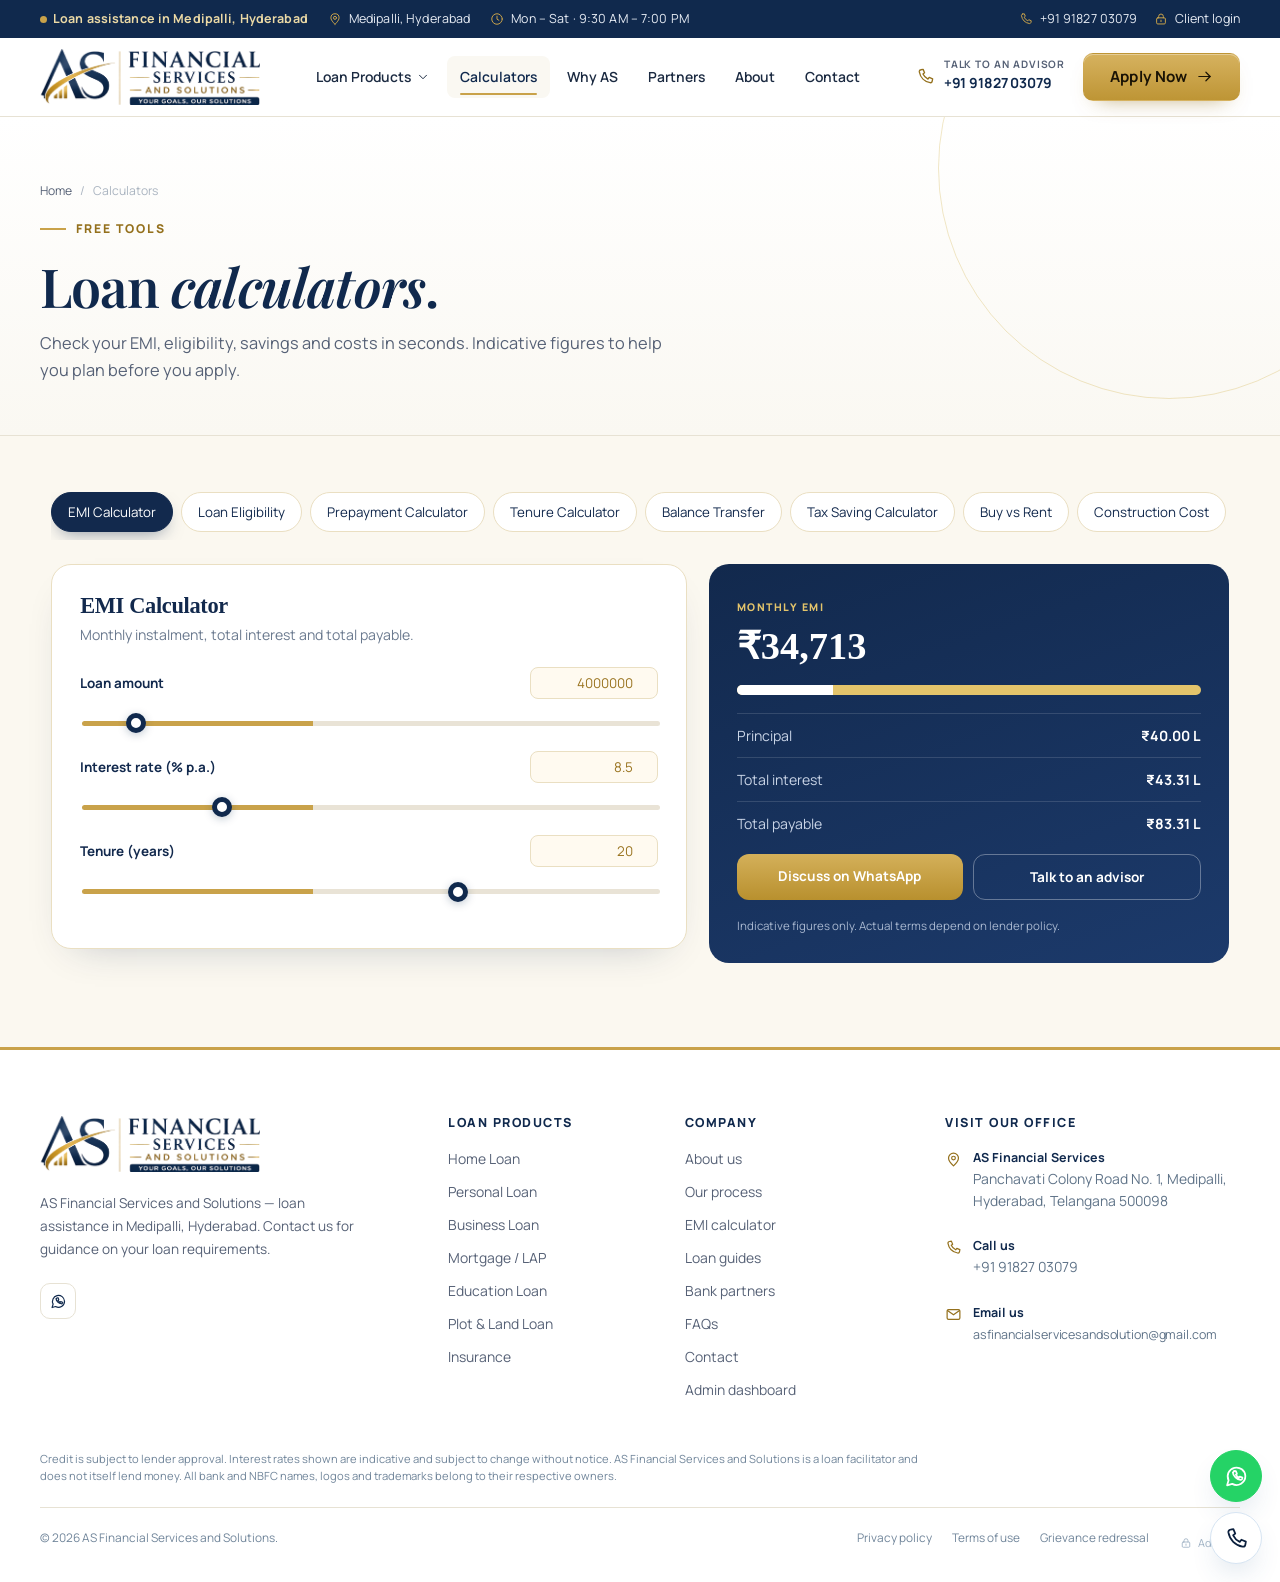
<file: calculators.html>
<!DOCTYPE html>
<html lang="en">
<head>
  <meta charset="UTF-8">
  <meta name="viewport" content="width=device-width, initial-scale=1.0">
  <title>Loan Calculators | EMI, Eligibility, Prepayment &amp; More | AS Financial Services</title>
  <meta name="description" content="Free loan calculators: EMI, eligibility, prepayment, tenure, balance transfer, tax saving, buy vs rent and construction cost.">
  <meta name="theme-color" content="#10294D">
  <link rel="icon" href="assets/img/brand/favicon.png" type="image/png">
  <link rel="preconnect" href="https://fonts.googleapis.com">
  <link rel="preconnect" href="https://fonts.gstatic.com" crossorigin>
  <link rel="stylesheet" href="assets/css/styles.css">
  <link rel="stylesheet" href="assets/css/pro-light.css">
<link rel="stylesheet" href="assets/css/pro-motion.css">
<link rel="stylesheet" href="assets/css/calculators.css">
</head>
<body>
  <a class="skip-link" href="#main">Skip to content</a>

  <div class="topbar">
    <div class="container">
      <div class="topbar-left">
        <span class="topbar-badge"><span class="dot"></span> Loan assistance in Medipalli, Hyderabad</span>
        <span class="topbar-item"><svg class="icon" aria-hidden="true"><use href="#i-pin"></use></svg> <span class="full">Medipalli, Hyderabad</span></span>
        <span class="topbar-item"><svg class="icon" aria-hidden="true"><use href="#i-clock"></use></svg> <span class="full" data-setting="hours">Mon – Sat · 9:30 AM – 7:00 PM</span></span>
      </div>
      <div class="topbar-right">
        <a class="topbar-item" href="tel:+919182703079" data-setting="phone"><svg class="icon" aria-hidden="true"><use href="#i-phone"></use></svg> 91827 03079</a>
        <a class="topbar-item" href="admin.html"><svg class="icon" aria-hidden="true"><use href="#i-lock"></use></svg> Client login</a>
      </div>
    </div>
  </div>

  <header class="site-header">
    <div class="container header-inner">
      <a class="brand" href="index.html" aria-label="AS Financial home"><img class="brand-logo" src="assets/img/brand/logo-full.png" alt="AS Financial Services and Solutions — Your Goals, Our Solutions" width="200" height="51"></a>
      <nav class="nav" aria-label="Primary">
        <div class="nav-item">
          <a class="nav-link" href="loans.html">Loan Products <svg class="icon icon-chevron" aria-hidden="true"><use href="#i-chevron"></use></svg></a>
          <div class="dropdown dropdown-wide">
            <span class="dropdown-head">Retail loans</span>
            <a href="loans.html#home-loan"><svg class="icon" aria-hidden="true"><use href="#i-home"></use></svg><span>Home Loan<small>Purchase, construction &amp; top-up</small></span></a>
            <a href="loans.html#personal-loan"><svg class="icon" aria-hidden="true"><use href="#i-user"></use></svg><span>Personal Loan<small>For every personal milestone</small></span></a>
            <a href="loans.html#business-loan"><svg class="icon" aria-hidden="true"><use href="#i-briefcase"></use></svg><span>Business Loan<small>Working capital &amp; expansion</small></span></a>
            <a href="loans.html#mortgage-loan"><svg class="icon" aria-hidden="true"><use href="#i-key"></use></svg><span>Mortgage / LAP<small>Loan against your property</small></span></a>
            <a href="loans.html#education-loan"><svg class="icon" aria-hidden="true"><use href="#i-graduation"></use></svg><span>Education Loan<small>India &amp; overseas studies</small></span></a>
            <a href="loans.html#plot-loan"><svg class="icon" aria-hidden="true"><use href="#i-plot"></use></svg><span>Plot &amp; Land Loan<small>Build your future address</small></span></a>
            <span class="dropdown-head">More solutions</span>
            <a href="loans.html#car-loan"><svg class="icon" aria-hidden="true"><use href="#i-car"></use></svg><span>Car Loan<small>New &amp; used vehicles</small></span></a>
            <a href="loans.html#doctor-loan"><svg class="icon" aria-hidden="true"><use href="#i-stethoscope"></use></svg><span>Doctor Loan<small>Tailored for medical professionals</small></span></a>
            <a href="loans.html#balance-transfer"><svg class="icon" aria-hidden="true"><use href="#i-transfer"></use></svg><span>Balance Transfer<small>Lower your existing EMI</small></span></a>
            <a href="loans.html#insurance"><svg class="icon" aria-hidden="true"><use href="#i-shield"></use></svg><span>Insurance<small>Life, health &amp; general cover</small></span></a>
          </div>
        </div>
        <a class="nav-link" href="calculators.html" aria-current="page">Calculators</a>
        <a class="nav-link" href="index.html#why-us">Why AS</a>
        <a class="nav-link" href="index.html#partners">Partners</a>
        <a class="nav-link" href="about.html">About</a>
        <a class="nav-link" href="contact.html" >Contact</a>
      </nav>
      <div class="header-actions">
        <a class="header-phone" href="tel:+919182703079" data-setting="phone"><svg class="icon" aria-hidden="true"><use href="#i-phone"></use></svg><span><small>Talk to an advisor</small><strong>91827 03079</strong></span></a>
        <button class="btn btn-gold" data-popup-open="apply-popup">Apply Now <svg class="icon icon-sm" aria-hidden="true"><use href="#i-arrow-right"></use></svg></button>
        <button class="menu-toggle" data-menu-open aria-label="Open menu"><svg class="icon" aria-hidden="true"><use href="#i-menu"></use></svg></button>
      </div>
    </div>
  </header>

  <div class="mobile-nav" aria-label="Mobile menu">
    <div class="mobile-nav-head">
      <a class="brand" href="index.html"><img class="brand-logo" src="assets/img/brand/logo-full.png" alt="AS Financial Services and Solutions — Your Goals, Our Solutions" width="200" height="51"></a>
      <button class="menu-toggle" data-menu-close aria-label="Close menu"><svg class="icon" aria-hidden="true"><use href="#i-close"></use></svg></button>
    </div>
    <a class="m-link" href="index.html">Home</a>
    <a class="m-link" href="loans.html">Loan Products</a>
    <a class="m-link" href="emi-calculator.html">EMI Calculator</a>
    <a class="m-link" href="index.html#partners">Our Partners</a>
    <a class="m-link" href="about.html">About Us</a>
    <a class="m-link" href="contact.html">Contact</a>
    <div class="m-cta">
      <button class="btn btn-gold btn-block" data-popup-open="apply-popup">Apply for a loan</button>
      <a class="btn btn-outline btn-block" href="tel:+919182703079" data-setting="phone"><svg class="icon icon-sm" aria-hidden="true"><use href="#i-phone"></use></svg> Call 91827 03079</a>
    </div>
  </div>

  <main id="main">
<section class="page-hero">
      <div class="container">
        <div class="breadcrumb"><a href="index.html">Home</a><span>/</span><span>Calculators</span></div>
        <div class="eyebrow">Free tools</div>
        <h1>Loan <em>calculators</em>.</h1>
        <p>Check your EMI, eligibility, savings and costs in seconds. Indicative figures to help you plan before you apply.</p>
      </div>
    </section><section class="calc-sec"><div class="calc-wrap"><div class="calc-tabs" id="calc-tabs" role="tablist"></div><div class="calc-grid"><div class="calc-box" id="calc-form"></div><aside class="res" id="calc-out" aria-live="polite"></aside></div></div></section>
</main>

  <footer class="site-footer">
    <div class="container">
      <div class="footer-grid">
        <div class="footer-brand">
          <a class="brand" href="index.html"><img class="brand-logo" src="assets/img/brand/logo-full.png" alt="AS Financial Services and Solutions — Your Goals, Our Solutions" width="200" height="51"></a>
          <p class="footer-about">AS Financial Services and Solutions — loan assistance in Medipalli, Hyderabad. Contact us for guidance on your loan requirements.</p>
          <div class="footer-social">
            <a href="https://wa.me/919182703079" aria-label="WhatsApp"><svg class="icon" aria-hidden="true"><use href="#i-whatsapp"></use></svg></a>
          </div>
        </div>
        <div class="footer-col"><h4>Loan products</h4><ul><li><a href="loans.html#home-loan">Home Loan</a></li><li><a href="loans.html#personal-loan">Personal Loan</a></li><li><a href="loans.html#business-loan">Business Loan</a></li><li><a href="loans.html#mortgage-loan">Mortgage / LAP</a></li><li><a href="loans.html#education-loan">Education Loan</a></li><li><a href="loans.html#plot-loan">Plot &amp; Land Loan</a></li><li><a href="loans.html#insurance">Insurance</a></li></ul></div>
        <div class="footer-col"><h4>Company</h4><ul><li><a href="about.html">About us</a></li><li><a href="loans.html#process">Our process</a></li><li><a href="emi-calculator.html">EMI calculator</a></li>
          <li><a href="guides.html">Loan guides</a></li><li><a href="index.html#partners">Bank partners</a></li><li><a href="index.html#faq">FAQs</a></li><li><a href="contact.html">Contact</a></li><li><a href="admin.html">Admin dashboard</a></li></ul></div>
        <div class="footer-col"><h4>Visit our office</h4><ul class="footer-contact" style="list-style:none;padding:0">
          <li><svg class="icon" aria-hidden="true"><use href="#i-pin"></use></svg><span><strong>AS Financial Services</strong><a href="https://maps.google.com/?q=Panchavati+Colony+Road+No+1+Medipalli+Hyderabad" data-setting="address" target="_blank" rel="noopener">Panchavati Colony Road No. 1, Medipalli, Hyderabad, Telangana 500098</a></span></li>
          <li><svg class="icon" aria-hidden="true"><use href="#i-phone"></use></svg><span><strong>Call us</strong><a href="tel:+919182703079" data-setting="phone">+91 91827 03079</a></span></li>
          <li><svg class="icon" aria-hidden="true"><use href="#i-mail"></use></svg><span><strong>Email us</strong><a href="mailto:asfinancialservicesandsolution@gmail.com" data-setting="email" style="word-break:break-word">asfinancialservicesandsolution@gmail.com</a></span></li>
        </ul></div>
      </div>
      <div class="footer-disclaimer">Credit is subject to lender approval. Interest rates shown are indicative and subject to change without notice. AS Financial Services and Solutions is a loan facilitator and does not itself lend money. All bank and NBFC names, logos and trademarks belong to their respective owners.</div>
      <div class="footer-bottom">
        <span>© <span data-year>2026</span> AS Financial Services and Solutions.</span>
        <div class="footer-links"><a href="privacy-policy.html">Privacy policy</a><a href="#">Terms of use</a><a href="contact.html">Grievance redressal</a><a class="admin-chip" href="admin.html"><svg class="icon" style="width:12px;height:12px" aria-hidden="true"><use href="#i-lock"></use></svg> Admin</a></div>
      </div>
    </div>
  </footer>

  <div class="float-actions">
    <a class="fab fab-wa" href="https://wa.me/919182703079" data-wa-link="Hi AS Financial, I would like to speak to an advisor." target="_blank" rel="noopener" aria-label="Chat on WhatsApp"><svg class="icon" aria-hidden="true"><use href="#i-whatsapp"></use></svg></a>
    <a class="fab" href="tel:+919182703079" data-setting="phone" aria-label="Call AS Financial"><svg class="icon" aria-hidden="true"><use href="#i-phone"></use></svg></a>
  </div>

  <div class="popup-overlay" id="apply-popup" role="dialog" aria-modal="true" aria-labelledby="apply-title">
    <div class="popup">
      <button class="popup-close" data-popup-close aria-label="Close"><svg class="icon icon-sm" aria-hidden="true"><use href="#i-close"></use></svg></button>
      <span class="pill pill-gold" style="margin-bottom:12px"><span class="dot"></span> Free eligibility check</span>
      <h3 id="apply-title">Let's find your best loan.</h3>
      <p>Share a few details and an advisor will call you within 30 minutes with indicative offers.</p>
      <form data-lead-form data-source="Contact popup">
        <div class="form-grid">
          <div class="field full"><label for="cop-name">Full name <span class="req">*</span></label><input id="cop-name" name="name" type="text" placeholder="e.g. Ramesh Kumar" required></div>
          <div class="field"><label for="cop-phone">Mobile number <span class="req">*</span></label><input id="cop-phone" name="phone" type="tel" placeholder="10-digit mobile" required></div>
          <div class="field"><label for="cop-product">Loan type</label><select id="cop-product" name="product"><option>Home Loan</option><option>Personal Loan</option><option>Business Loan</option><option>Mortgage / LAP</option><option>Education Loan</option><option>Other</option></select></div>
          <div class="field full"><label class="consent"><input type="checkbox" required> I agree to be contacted by AS Financial about my enquiry by phone, SMS or WhatsApp and accept the <a href="privacy-policy.html">privacy policy</a>.</label></div>
          <div class="field full"><button class="btn btn-gold btn-block" type="submit">Get a call back <svg class="icon icon-sm" aria-hidden="true"><use href="#i-arrow-right"></use></svg></button></div>
          <div class="form-success full"><svg class="icon icon-sm" aria-hidden="true"><use href="#i-check-circle"></use></svg><span>Thanks! Your enquiry is in. Our advisor will call you within 30 minutes.</span></div>
        </div>
      </form>
    </div>
  </div>

  <script src="assets/js/icons.js"></script>
  <script src="assets/js/main.js"></script>
<script src="assets/js/pro-motion.js" defer></script>
<script src="assets/js/calculators.js"></script>
</body>
</html>
</file>
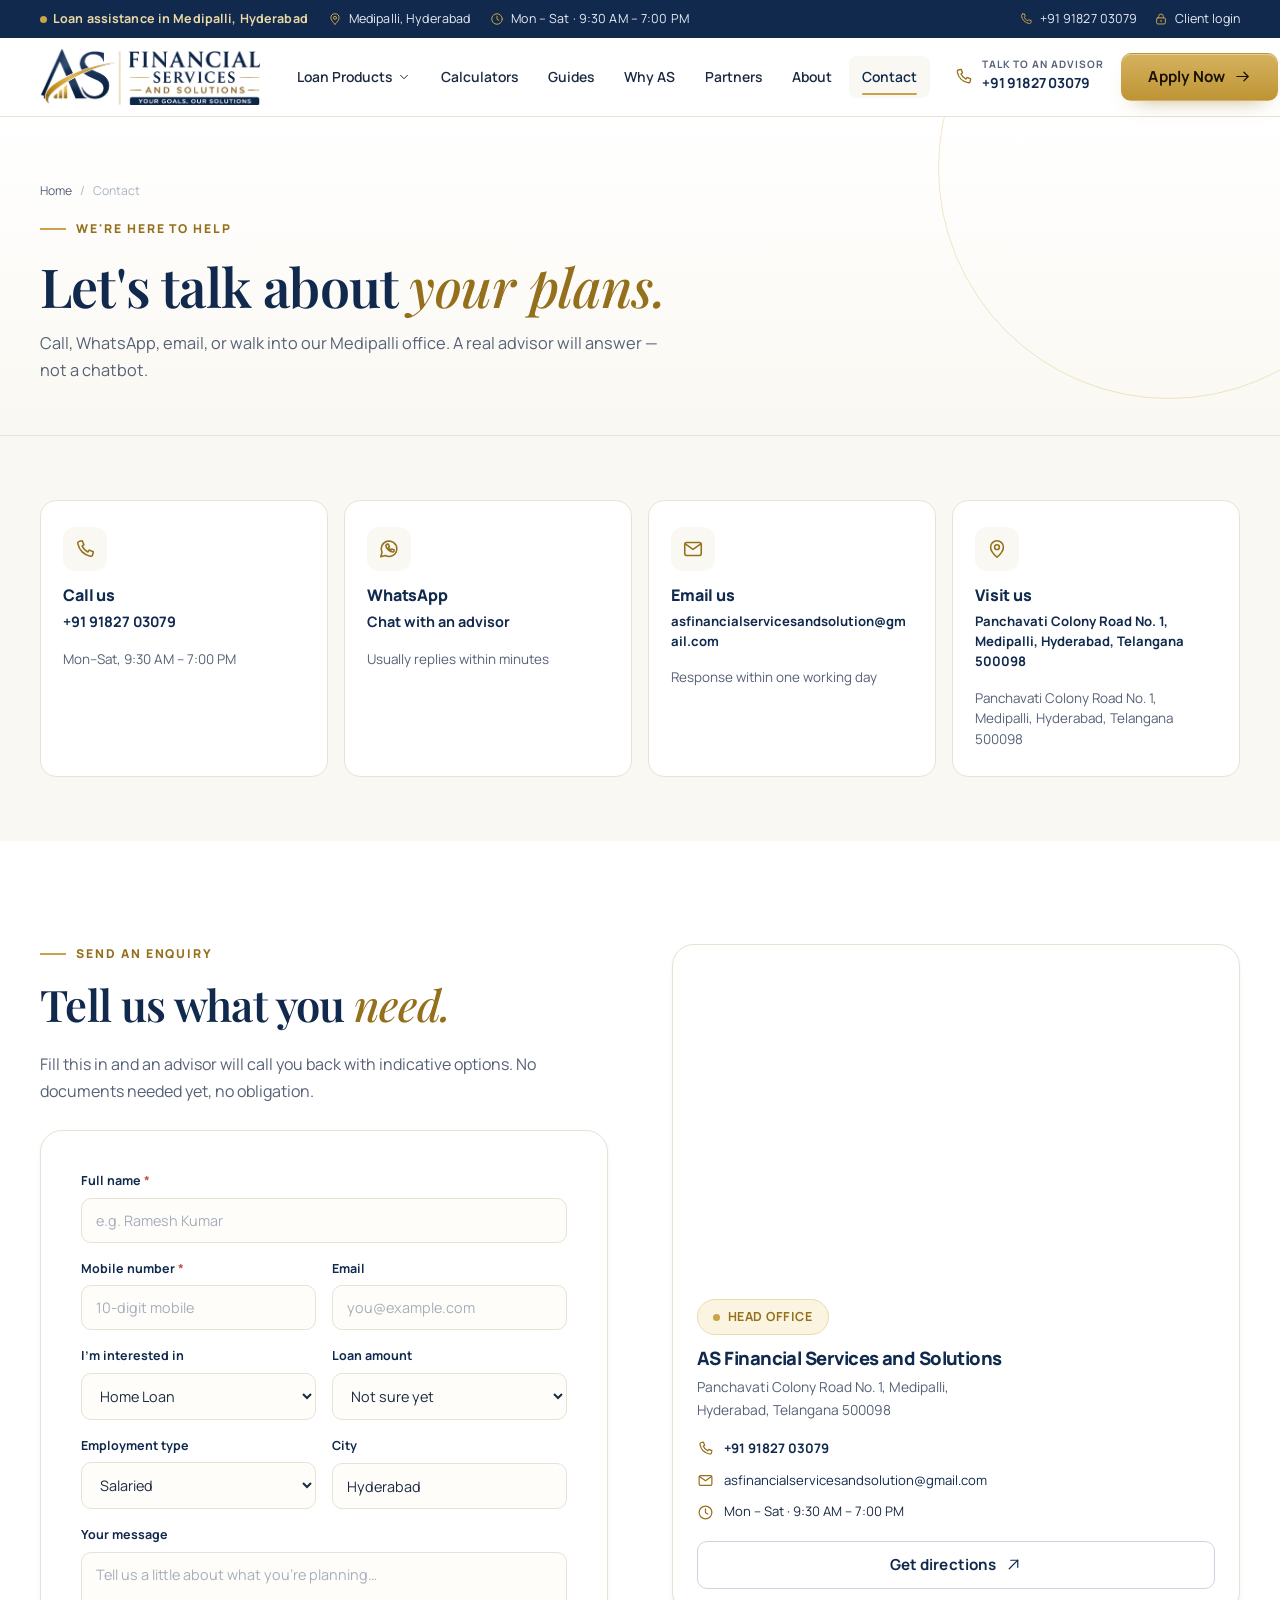
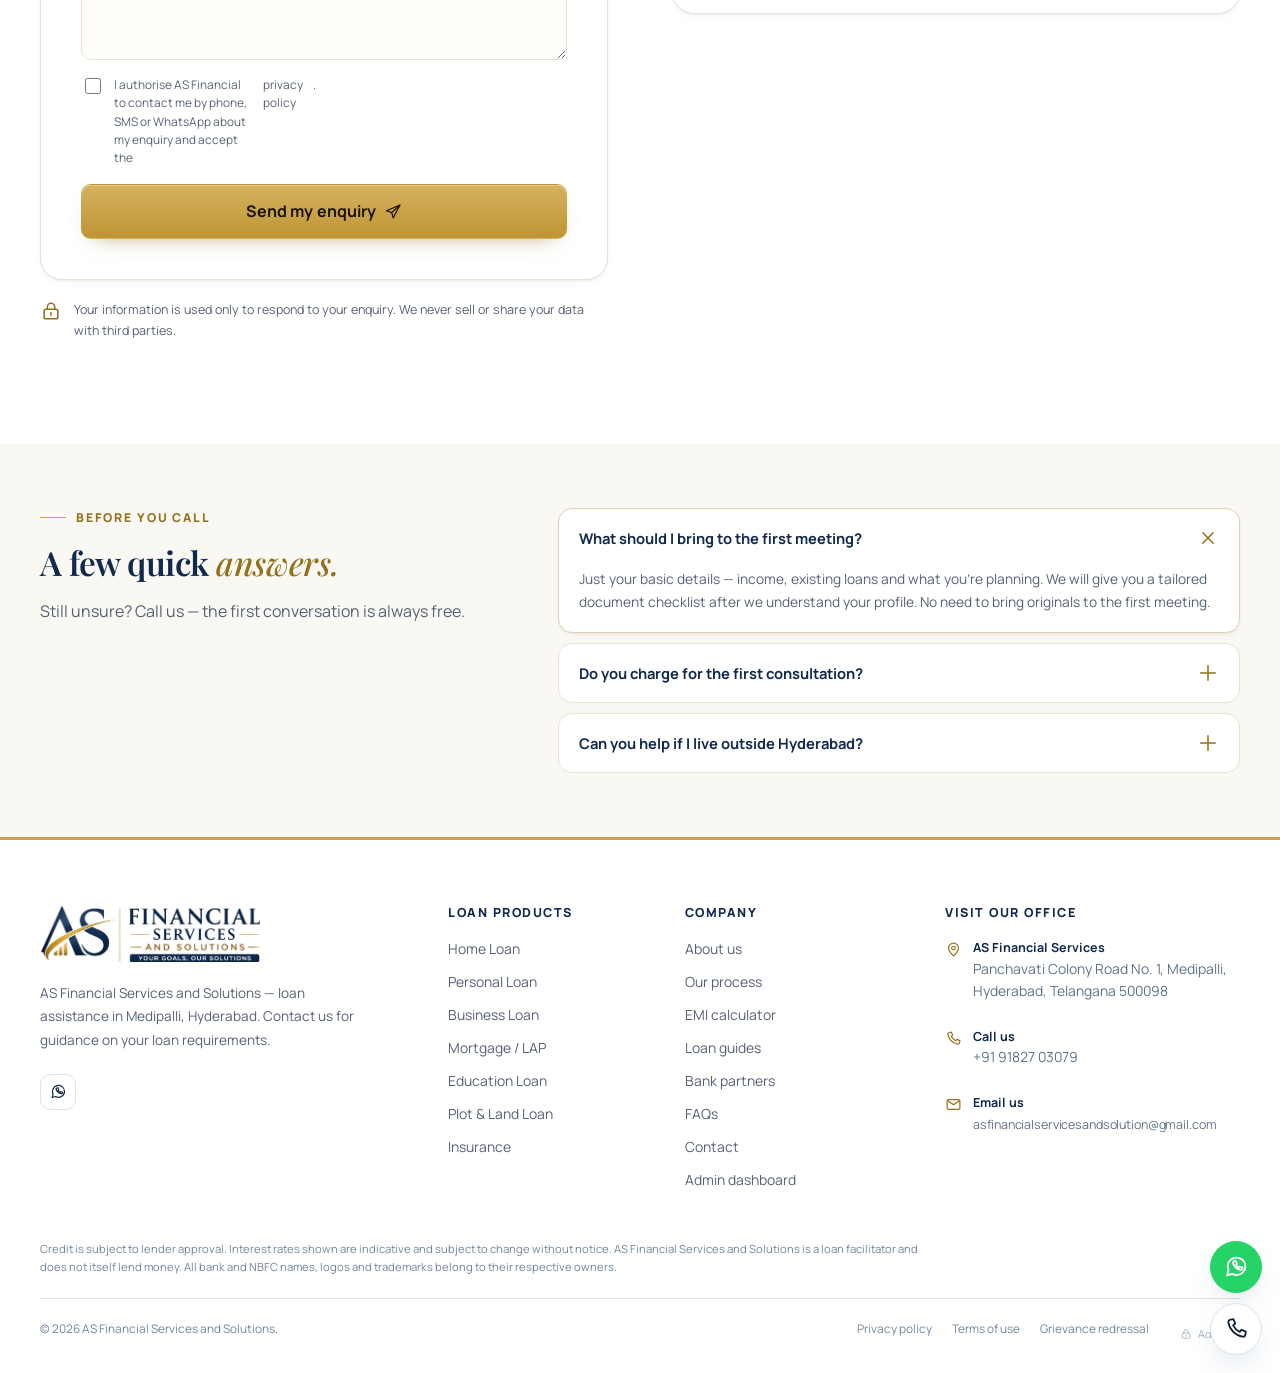
<file: contact.html>
<!DOCTYPE html>
<html lang="en">
<head>
  <meta charset="UTF-8">
  <meta name="viewport" content="width=device-width, initial-scale=1.0">
  <title>Contact AS Financial | Medipalli, Hyderabad - 91827 03079</title>
  <meta name="description" content="Visit AS Financial Services and Solutions at Panchavati Colony Road No. 1, Medipalli, Hyderabad. Call 91827 03079 or send us a loan enquiry.">
  <meta name="theme-color" content="#10294D">
  <link rel="icon" href="assets/img/brand/favicon.png" type="image/png">
  <link rel="preconnect" href="https://fonts.googleapis.com">
  <link rel="preconnect" href="https://fonts.gstatic.com" crossorigin>
  <link rel="stylesheet" href="assets/css/styles.css">
  <link rel="stylesheet" href="assets/css/pro-light.css">
<link rel="stylesheet" href="assets/css/pro-motion.css">
</head>
<body>
  <a class="skip-link" href="#main">Skip to content</a>

  <div class="topbar">
    <div class="container">
      <div class="topbar-left">
        <span class="topbar-badge"><span class="dot"></span> Loan assistance in Medipalli, Hyderabad</span>
        <span class="topbar-item"><svg class="icon" aria-hidden="true"><use href="#i-pin"></use></svg> <span class="full">Medipalli, Hyderabad</span></span>
        <span class="topbar-item"><svg class="icon" aria-hidden="true"><use href="#i-clock"></use></svg> <span class="full" data-setting="hours">Mon – Sat · 9:30 AM – 7:00 PM</span></span>
      </div>
      <div class="topbar-right">
        <a class="topbar-item" href="tel:+919182703079" data-setting="phone"><svg class="icon" aria-hidden="true"><use href="#i-phone"></use></svg> 91827 03079</a>
        <a class="topbar-item" href="admin.html"><svg class="icon" aria-hidden="true"><use href="#i-lock"></use></svg> Client login</a>
      </div>
    </div>
  </div>

  <header class="site-header">
    <div class="container header-inner">
      <a class="brand" href="index.html" aria-label="AS Financial home"><img class="brand-logo" src="assets/img/brand/logo-full.png" alt="AS Financial Services and Solutions — Your Goals, Our Solutions" width="200" height="51"></a>
      <nav class="nav" aria-label="Primary">
        <div class="nav-item">
          <a class="nav-link" href="loans.html">Loan Products <svg class="icon icon-chevron" aria-hidden="true"><use href="#i-chevron"></use></svg></a>
          <div class="dropdown dropdown-wide">
            <span class="dropdown-head">Retail loans</span>
            <a href="loans.html#home-loan"><svg class="icon" aria-hidden="true"><use href="#i-home"></use></svg><span>Home Loan<small>Purchase, construction &amp; top-up</small></span></a>
            <a href="loans.html#personal-loan"><svg class="icon" aria-hidden="true"><use href="#i-user"></use></svg><span>Personal Loan<small>For every personal milestone</small></span></a>
            <a href="loans.html#business-loan"><svg class="icon" aria-hidden="true"><use href="#i-briefcase"></use></svg><span>Business Loan<small>Working capital &amp; expansion</small></span></a>
            <a href="loans.html#mortgage-loan"><svg class="icon" aria-hidden="true"><use href="#i-key"></use></svg><span>Mortgage / LAP<small>Loan against your property</small></span></a>
            <a href="loans.html#education-loan"><svg class="icon" aria-hidden="true"><use href="#i-graduation"></use></svg><span>Education Loan<small>India &amp; overseas studies</small></span></a>
            <a href="loans.html#plot-loan"><svg class="icon" aria-hidden="true"><use href="#i-plot"></use></svg><span>Plot &amp; Land Loan<small>Build your future address</small></span></a>
            <span class="dropdown-head">More solutions</span>
            <a href="loans.html#car-loan"><svg class="icon" aria-hidden="true"><use href="#i-car"></use></svg><span>Car Loan<small>New &amp; used vehicles</small></span></a>
            <a href="loans.html#doctor-loan"><svg class="icon" aria-hidden="true"><use href="#i-stethoscope"></use></svg><span>Doctor Loan<small>Tailored for medical professionals</small></span></a>
            <a href="loans.html#balance-transfer"><svg class="icon" aria-hidden="true"><use href="#i-transfer"></use></svg><span>Balance Transfer<small>Lower your existing EMI</small></span></a>
            <a href="loans.html#insurance"><svg class="icon" aria-hidden="true"><use href="#i-shield"></use></svg><span>Insurance<small>Life, health &amp; general cover</small></span></a>
          </div>
        </div>
        <a class="nav-link" href="calculators.html">Calculators</a>
        <a class="nav-link" href="guides.html">Guides</a>
        <a class="nav-link" href="index.html#why-us">Why AS</a>
        <a class="nav-link" href="index.html#partners">Partners</a>
        <a class="nav-link" href="about.html">About</a>
        <a class="nav-link" href="contact.html" aria-current="page">Contact</a>
      </nav>
      <div class="header-actions">
        <a class="header-phone" href="tel:+919182703079" data-setting="phone"><svg class="icon" aria-hidden="true"><use href="#i-phone"></use></svg><span><small>Talk to an advisor</small><strong>91827 03079</strong></span></a>
        <button class="btn btn-gold" data-popup-open="apply-popup">Apply Now <svg class="icon icon-sm" aria-hidden="true"><use href="#i-arrow-right"></use></svg></button>
        <button class="menu-toggle" data-menu-open aria-label="Open menu"><svg class="icon" aria-hidden="true"><use href="#i-menu"></use></svg></button>
      </div>
    </div>
  </header>

  <div class="mobile-nav" aria-label="Mobile menu">
    <div class="mobile-nav-head">
      <a class="brand" href="index.html"><img class="brand-logo" src="assets/img/brand/logo-full.png" alt="AS Financial Services and Solutions — Your Goals, Our Solutions" width="200" height="51"></a>
      <button class="menu-toggle" data-menu-close aria-label="Close menu"><svg class="icon" aria-hidden="true"><use href="#i-close"></use></svg></button>
    </div>
    <a class="m-link" href="index.html">Home</a>
    <a class="m-link" href="loans.html">Loan Products</a>
    <a class="m-link" href="emi-calculator.html">EMI Calculator</a>
    <a class="m-link" href="index.html#partners">Our Partners</a>
    <a class="m-link" href="about.html">About Us</a>
    <a class="m-link" href="contact.html">Contact</a>
    <div class="m-cta">
      <button class="btn btn-gold btn-block" data-popup-open="apply-popup">Apply for a loan</button>
      <a class="btn btn-outline btn-block" href="tel:+919182703079" data-setting="phone"><svg class="icon icon-sm" aria-hidden="true"><use href="#i-phone"></use></svg> Call 91827 03079</a>
    </div>
  </div>

  <main id="main">
    <section class="page-hero">
      <div class="container">
        <div class="breadcrumb"><a href="index.html">Home</a><span>/</span><span>Contact</span></div>
        <div class="eyebrow">We're here to help</div>
        <h1>Let's talk about <span class="serif">your plans.</span></h1>
        <p>Call, WhatsApp, email, or walk into our Medipalli office. A real advisor will answer — not a chatbot.</p>
      </div>
    </section>

    <section class="section section-cream section-tight">
      <div class="container">
        <div class="contact-cards">
          <a class="benefit reveal" href="tel:+919182703079" data-setting="phone" style="text-align:left">
            <div class="b-icon"><svg class="icon" aria-hidden="true"><use href="#i-phone"></use></svg></div>
            <h4>Call us</h4>
            <p style="color:var(--navy);font-weight:700;font-size:.9rem">91827 03079</p>
            <p>Mon–Sat, 9:30 AM – 7:00 PM</p>
          </a>
          <a class="benefit reveal" href="https://wa.me/919182703079" data-wa-link="Hi AS Financial, I would like to speak to an advisor." target="_blank" rel="noopener">
            <div class="b-icon"><svg class="icon" aria-hidden="true"><use href="#i-whatsapp"></use></svg></div>
            <h4>WhatsApp</h4>
            <p style="color:var(--navy);font-weight:700;font-size:.9rem">Chat with an advisor</p>
            <p>Usually replies within minutes</p>
          </a>
          <a class="benefit reveal" href="mailto:asfinancialservicesandsolution@gmail.com" data-setting="email">
            <div class="b-icon"><svg class="icon" aria-hidden="true"><use href="#i-mail"></use></svg></div>
            <h4>Email us</h4>
            <p style="color:var(--navy);font-weight:700;font-size:.82rem;word-break:break-all">asfinancialservicesandsolution@gmail.com</p>
            <p>Response within one working day</p>
          </a>
          <a class="benefit reveal" href="https://maps.google.com/?q=Panchavati+Colony+Road+No+1+Medipalli+Hyderabad+500098" data-setting="address" target="_blank" rel="noopener">
            <div class="b-icon"><svg class="icon" aria-hidden="true"><use href="#i-pin"></use></svg></div>
            <h4>Visit us</h4>
            <p style="color:var(--navy);font-weight:700;font-size:.82rem">Panchavati Colony Road No. 1, Medipalli, Hyderabad, Telangana 500098</p>
            <p>Free parking · Ground floor</p>
          </a>
        </div>
      </div>
    </section>

    <section class="section section-white">
      <div class="container">
        <div class="split" style="align-items:start">
          <div class="reveal">
            <div class="eyebrow">Send an enquiry</div>
            <h2>Tell us what you <span class="serif">need.</span></h2>
            <p style="color:var(--muted);margin-bottom:26px">Fill this in and an advisor will call you back with indicative options. No documents needed yet, no obligation.</p>

            <form class="form-card" data-lead-form data-source="Contact page">
              <div class="form-grid">
                <div class="field full">
                  <label for="ct-name">Full name <span class="req">*</span></label>
                  <input id="ct-name" name="name" type="text" placeholder="e.g. Ramesh Kumar" required autocomplete="name">
                </div>
                <div class="field">
                  <label for="ct-phone">Mobile number <span class="req">*</span></label>
                  <input id="ct-phone" name="phone" type="tel" placeholder="10-digit mobile" required autocomplete="tel">
                </div>
                <div class="field">
                  <label for="ct-email">Email</label>
                  <input id="ct-email" name="email" type="email" placeholder="you@example.com" autocomplete="email">
                </div>
                <div class="field">
                  <label for="ct-product">I'm interested in</label>
                  <select id="ct-product" name="product">
                    <option>Home Loan</option><option>Personal Loan</option><option>Business Loan</option><option>Mortgage / LAP</option><option>Education Loan</option><option>Plot / Land Loan</option><option>Car Loan</option><option>Doctor Loan</option><option>Balance Transfer</option><option>Insurance</option><option>General enquiry</option>
                  </select>
                </div>
                <div class="field">
                  <label for="ct-amount">Loan amount</label>
                  <select id="ct-amount" name="amount">
                    <option>Not sure yet</option><option>Below ₹5 Lakh</option><option>₹5 – 10 Lakh</option><option>₹10 – 25 Lakh</option><option>₹25 – 50 Lakh</option><option>₹50 Lakh – 1 Crore</option><option>Above ₹1 Crore</option>
                  </select>
                </div>
                <div class="field">
                  <label for="ct-employment">Employment type</label>
                  <select id="ct-employment" name="employment"><option>Salaried</option><option>Self-employed</option><option>Business owner</option><option>NRI</option></select>
                </div>
                <div class="field">
                  <label for="ct-city">City</label>
                  <input id="ct-city" name="city" type="text" value="Hyderabad">
                </div>
                <div class="field full">
                  <label for="ct-message">Your message</label>
                  <textarea id="ct-message" name="message" placeholder="Tell us a little about what you're planning…"></textarea>
                </div>
                <div class="full">
                  <label class="consent"><input type="checkbox" required> I authorise AS Financial to contact me by phone, SMS or WhatsApp about my enquiry and accept the <a href="privacy-policy.html">privacy policy</a>.</label>
                </div>
                <div class="field full">
                  <button class="btn btn-gold btn-lg btn-block" type="submit">Send my enquiry <svg class="icon icon-sm" aria-hidden="true"><use href="#i-send"></use></svg></button>
                </div>
                <div class="form-success full"><svg class="icon icon-sm" aria-hidden="true"><use href="#i-check-circle"></use></svg><span>Thanks! Your enquiry is in. Our advisor will call you within 30 minutes during office hours.</span></div>
              </div>
            </form>

            <div style="display:flex;gap:12px;align-items:flex-start;margin-top:20px;font-size:.78rem;color:var(--muted)">
              <svg class="icon" aria-hidden="true" style="color:var(--gold-deep);flex:none"><use href="#i-lock"></use></svg>
              <span>Your information is used only to respond to your enquiry. We never sell or share your data with third parties.</span>
            </div>
          </div>

          <div class="reveal">
            <div class="calc-panel" style="padding:0;overflow:hidden">
              <iframe title="AS Financial Services location map" src="https://maps.google.com/maps?q=17.4063233,78.6054798&z=17&output=embed" width="100%" height="330" style="border:0;display:block" loading="lazy" referrerpolicy="no-referrer-when-downgrade"></iframe>
              <div style="padding:24px">
                <span class="pill pill-gold" style="margin-bottom:12px"><span class="dot"></span> Head office</span>
                <h3 style="font-size:1.15rem;margin-bottom:6px">AS Financial Services and Solutions</h3>
                <p style="font-size:.86rem;color:var(--muted)">Panchavati Colony Road No. 1, Medipalli,<br>Hyderabad, Telangana 500098</p>
                <div style="display:grid;gap:10px;margin-top:16px;font-size:.82rem">
                  <div style="display:flex;gap:10px;align-items:center"><svg class="icon icon-sm" aria-hidden="true" style="color:var(--gold-deep)"><use href="#i-phone"></use></svg><a href="tel:+919182703079" data-setting="phone" style="font-weight:700;color:var(--navy)">+91 91827 03079</a></div>
                  <div style="display:flex;gap:10px;align-items:center"><svg class="icon icon-sm" aria-hidden="true" style="color:var(--gold-deep)"><use href="#i-mail"></use></svg><a href="mailto:asfinancialservicesandsolution@gmail.com" data-setting="email" style="color:var(--navy);word-break:break-all">asfinancialservicesandsolution@gmail.com</a></div>
                  <div style="display:flex;gap:10px;align-items:center"><svg class="icon icon-sm" aria-hidden="true" style="color:var(--gold-deep)"><use href="#i-clock"></use></svg><span data-setting="hours">Mon – Sat · 9:30 AM – 7:00 PM</span></div>
                </div>
                <a class="btn btn-outline btn-block" style="margin-top:18px" href="https://www.google.com/maps/place/AS+FINANCIAL+SERVICES+AND+SOLUTIONS/@17.4063233,78.6029049,17z/data=!4m16!1m9!3m8!1s0x3bcb9f000330811d:0x920b837d9e505c0a!2sAS+FINANCIAL+SERVICES+AND+SOLUTIONS!8m2!3d17.4063233!4d78.6054798!9m1!1b1!16s%2Fg%2F11zy2k0x6g!3m5!1s0x3bcb9f000330811d:0x920b837d9e505c0a!8m2!3d17.4063233!4d78.6054798!16s%2Fg%2F11zy2k0x6g" target="_blank" rel="noopener">Get directions <svg class="icon icon-sm" aria-hidden="true"><use href="#i-arrow-up-right"></use></svg></a>
              </div>
            </div>
          </div>
        </div>
      </div>
    </section>

    <section class="section section-cream section-tight">
      <div class="container faq-layout">
        <div>
          <div class="eyebrow">Before you call</div>
          <h2 style="font-size:clamp(1.6rem,2.6vw,2.2rem)">A few quick <span class="serif">answers.</span></h2>
          <p style="color:var(--muted);margin-top:12px">Still unsure? Call us — the first conversation is always free.</p>
        </div>
        <div class="faq-list">
          <div class="faq-item open">
            <button class="faq-q" aria-expanded="true">What should I bring to the first meeting? <svg class="icon" aria-hidden="true"><use href="#i-plus"></use></svg></button>
            <div class="faq-a" style="max-height:200px"><div>Just your basic details — income, existing loans and what you're planning. We will give you a tailored document checklist after we understand your profile. No need to bring originals to the first meeting.</div></div>
          </div>
          <div class="faq-item">
            <button class="faq-q" aria-expanded="false">Do you charge for the first consultation? <svg class="icon" aria-hidden="true"><use href="#i-plus"></use></svg></button>
            <div class="faq-a"><div>No. Eligibility checks and initial advice are free. If a service fee applies to your specific case, we disclose it in writing before proceeding.</div></div>
          </div>
          <div class="faq-item">
            <button class="faq-q" aria-expanded="false">Can you help if I live outside Hyderabad? <svg class="icon" aria-hidden="true"><use href="#i-plus"></use></svg></button>
            <div class="faq-a"><div>Yes. Much of the process can be completed over phone, WhatsApp and email. For property-linked loans we may need to coordinate a local visit or use a trusted representative.</div></div>
          </div>
        </div>
      </div>
    </section>
  </main>

  <footer class="site-footer">
    <div class="container">
      <div class="footer-grid">
        <div class="footer-brand">
          <a class="brand" href="index.html"><img class="brand-logo" src="assets/img/brand/logo-full.png" alt="AS Financial Services and Solutions — Your Goals, Our Solutions" width="200" height="51"></a>
          <p class="footer-about">AS Financial Services and Solutions — loan assistance in Medipalli, Hyderabad. Contact us for guidance on your loan requirements.</p>
          <div class="footer-social">
            <a href="https://wa.me/919182703079" aria-label="WhatsApp"><svg class="icon" aria-hidden="true"><use href="#i-whatsapp"></use></svg></a>
          </div>
        </div>
        <div class="footer-col"><h4>Loan products</h4><ul><li><a href="loans.html#home-loan">Home Loan</a></li><li><a href="loans.html#personal-loan">Personal Loan</a></li><li><a href="loans.html#business-loan">Business Loan</a></li><li><a href="loans.html#mortgage-loan">Mortgage / LAP</a></li><li><a href="loans.html#education-loan">Education Loan</a></li><li><a href="loans.html#plot-loan">Plot &amp; Land Loan</a></li><li><a href="loans.html#insurance">Insurance</a></li></ul></div>
        <div class="footer-col"><h4>Company</h4><ul><li><a href="about.html">About us</a></li><li><a href="loans.html#process">Our process</a></li><li><a href="emi-calculator.html">EMI calculator</a></li>
          <li><a href="guides.html">Loan guides</a></li><li><a href="index.html#partners">Bank partners</a></li><li><a href="index.html#faq">FAQs</a></li><li><a href="contact.html">Contact</a></li><li><a href="admin.html">Admin dashboard</a></li></ul></div>
        <div class="footer-col"><h4>Visit our office</h4><ul class="footer-contact" style="list-style:none;padding:0">
          <li><svg class="icon" aria-hidden="true"><use href="#i-pin"></use></svg><span><strong>AS Financial Services</strong><a href="https://maps.google.com/?q=Panchavati+Colony+Road+No+1+Medipalli+Hyderabad" data-setting="address" target="_blank" rel="noopener">Panchavati Colony Road No. 1, Medipalli, Hyderabad, Telangana 500098</a></span></li>
          <li><svg class="icon" aria-hidden="true"><use href="#i-phone"></use></svg><span><strong>Call us</strong><a href="tel:+919182703079" data-setting="phone">+91 91827 03079</a></span></li>
          <li><svg class="icon" aria-hidden="true"><use href="#i-mail"></use></svg><span><strong>Email us</strong><a href="mailto:asfinancialservicesandsolution@gmail.com" data-setting="email" style="word-break:break-word">asfinancialservicesandsolution@gmail.com</a></span></li>
        </ul></div>
      </div>
      <div class="footer-disclaimer">Credit is subject to lender approval. Interest rates shown are indicative and subject to change without notice. AS Financial Services and Solutions is a loan facilitator and does not itself lend money. All bank and NBFC names, logos and trademarks belong to their respective owners.</div>
      <div class="footer-bottom">
        <span>© <span data-year>2026</span> AS Financial Services and Solutions.</span>
        <div class="footer-links"><a href="privacy-policy.html">Privacy policy</a><a href="#">Terms of use</a><a href="contact.html">Grievance redressal</a><a class="admin-chip" href="admin.html"><svg class="icon" style="width:12px;height:12px" aria-hidden="true"><use href="#i-lock"></use></svg> Admin</a></div>
      </div>
    </div>
  </footer>

  <div class="float-actions">
    <a class="fab fab-wa" href="https://wa.me/919182703079" data-wa-link="Hi AS Financial, I would like to speak to an advisor." target="_blank" rel="noopener" aria-label="Chat on WhatsApp"><svg class="icon" aria-hidden="true"><use href="#i-whatsapp"></use></svg></a>
    <a class="fab" href="tel:+919182703079" data-setting="phone" aria-label="Call AS Financial"><svg class="icon" aria-hidden="true"><use href="#i-phone"></use></svg></a>
  </div>

  <div class="popup-overlay" id="apply-popup" role="dialog" aria-modal="true" aria-labelledby="apply-title">
    <div class="popup">
      <button class="popup-close" data-popup-close aria-label="Close"><svg class="icon icon-sm" aria-hidden="true"><use href="#i-close"></use></svg></button>
      <span class="pill pill-gold" style="margin-bottom:12px"><span class="dot"></span> Free eligibility check</span>
      <h3 id="apply-title">Let's find your best loan.</h3>
      <p>Share a few details and an advisor will call you within 30 minutes with indicative offers.</p>
      <form data-lead-form data-source="Contact popup">
        <div class="form-grid">
          <div class="field full"><label for="cop-name">Full name <span class="req">*</span></label><input id="cop-name" name="name" type="text" placeholder="e.g. Ramesh Kumar" required></div>
          <div class="field"><label for="cop-phone">Mobile number <span class="req">*</span></label><input id="cop-phone" name="phone" type="tel" placeholder="10-digit mobile" required></div>
          <div class="field"><label for="cop-product">Loan type</label><select id="cop-product" name="product"><option>Home Loan</option><option>Personal Loan</option><option>Business Loan</option><option>Mortgage / LAP</option><option>Education Loan</option><option>Other</option></select></div>
          <div class="field full"><label class="consent"><input type="checkbox" required> I agree to be contacted by AS Financial about my enquiry by phone, SMS or WhatsApp and accept the <a href="privacy-policy.html">privacy policy</a>.</label></div>
          <div class="field full"><button class="btn btn-gold btn-block" type="submit">Get a call back <svg class="icon icon-sm" aria-hidden="true"><use href="#i-arrow-right"></use></svg></button></div>
          <div class="form-success full"><svg class="icon icon-sm" aria-hidden="true"><use href="#i-check-circle"></use></svg><span>Thanks! Your enquiry is in. Our advisor will call you within 30 minutes.</span></div>
        </div>
      </form>
    </div>
  </div>

  <script src="assets/js/icons.js"></script>
  <script src="assets/js/main.js"></script>
<script src="assets/js/pro-motion.js" defer></script>
</body>
</html>
</file>
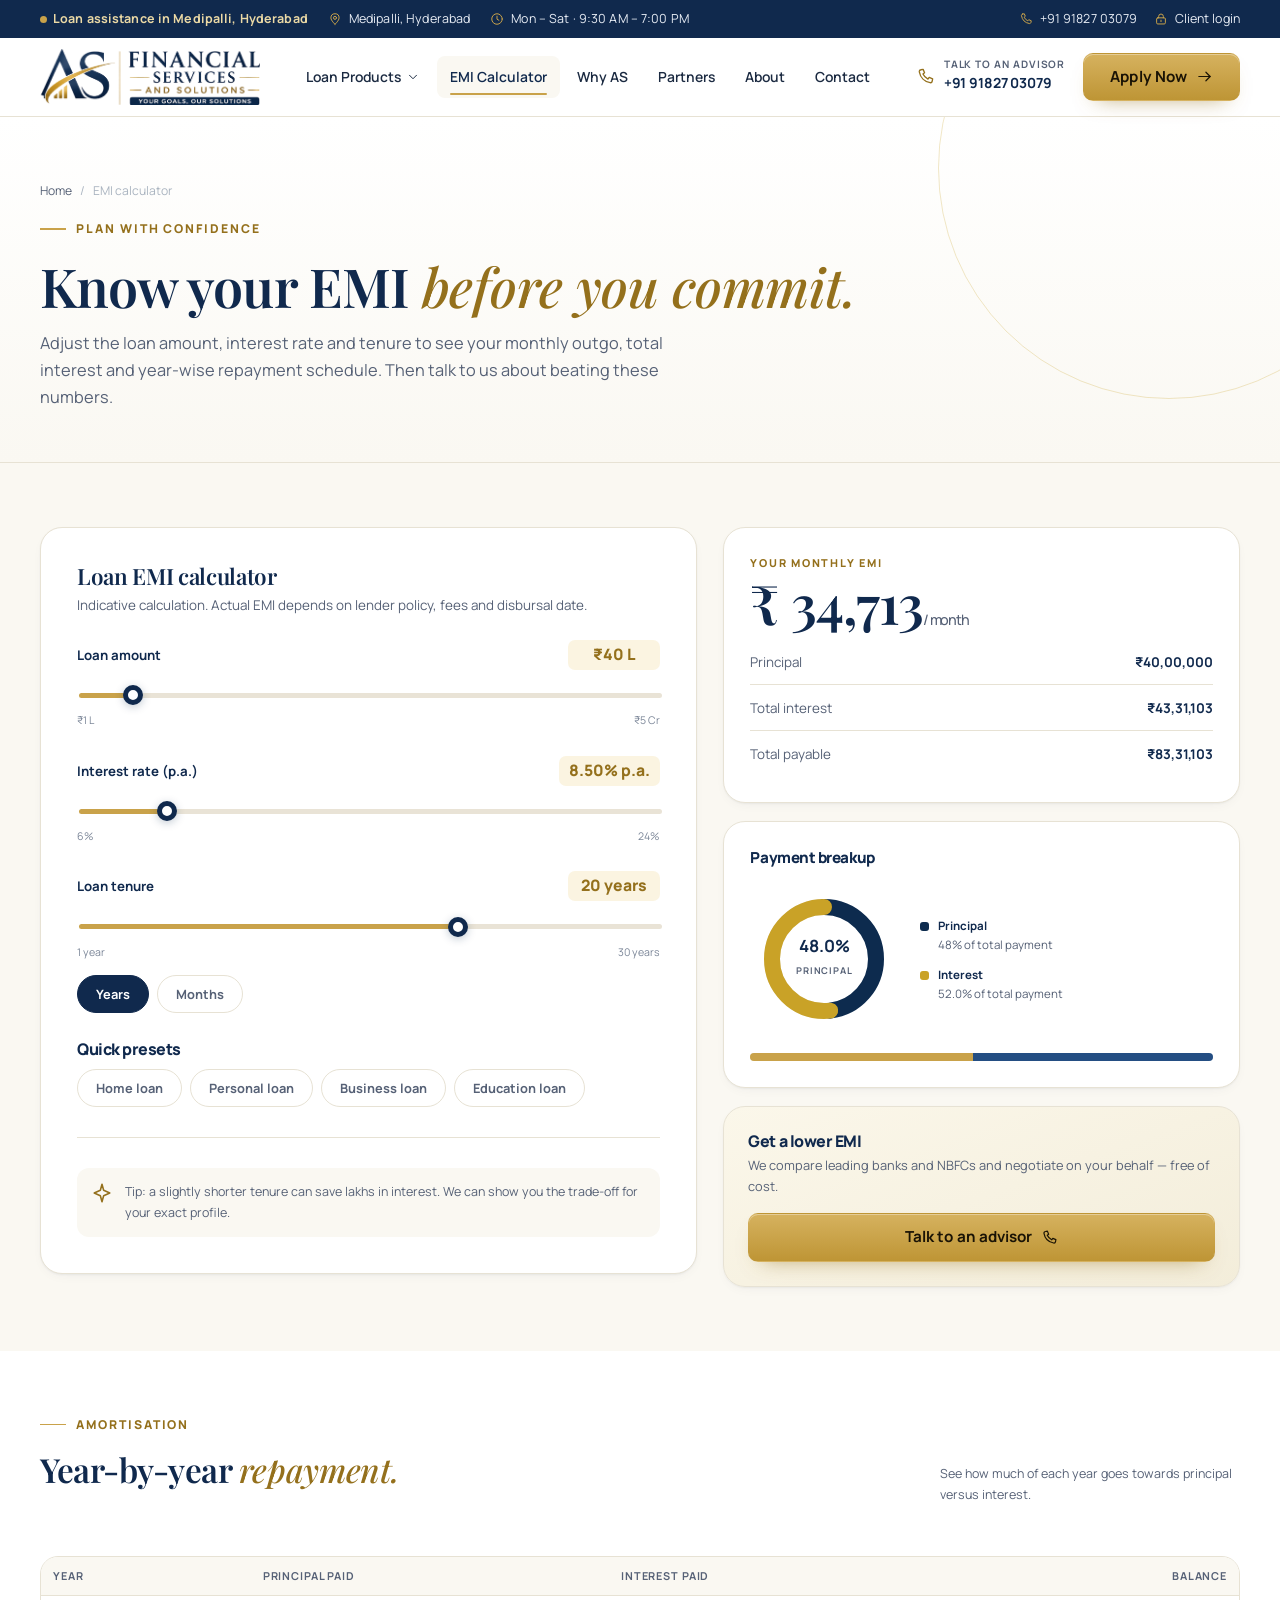
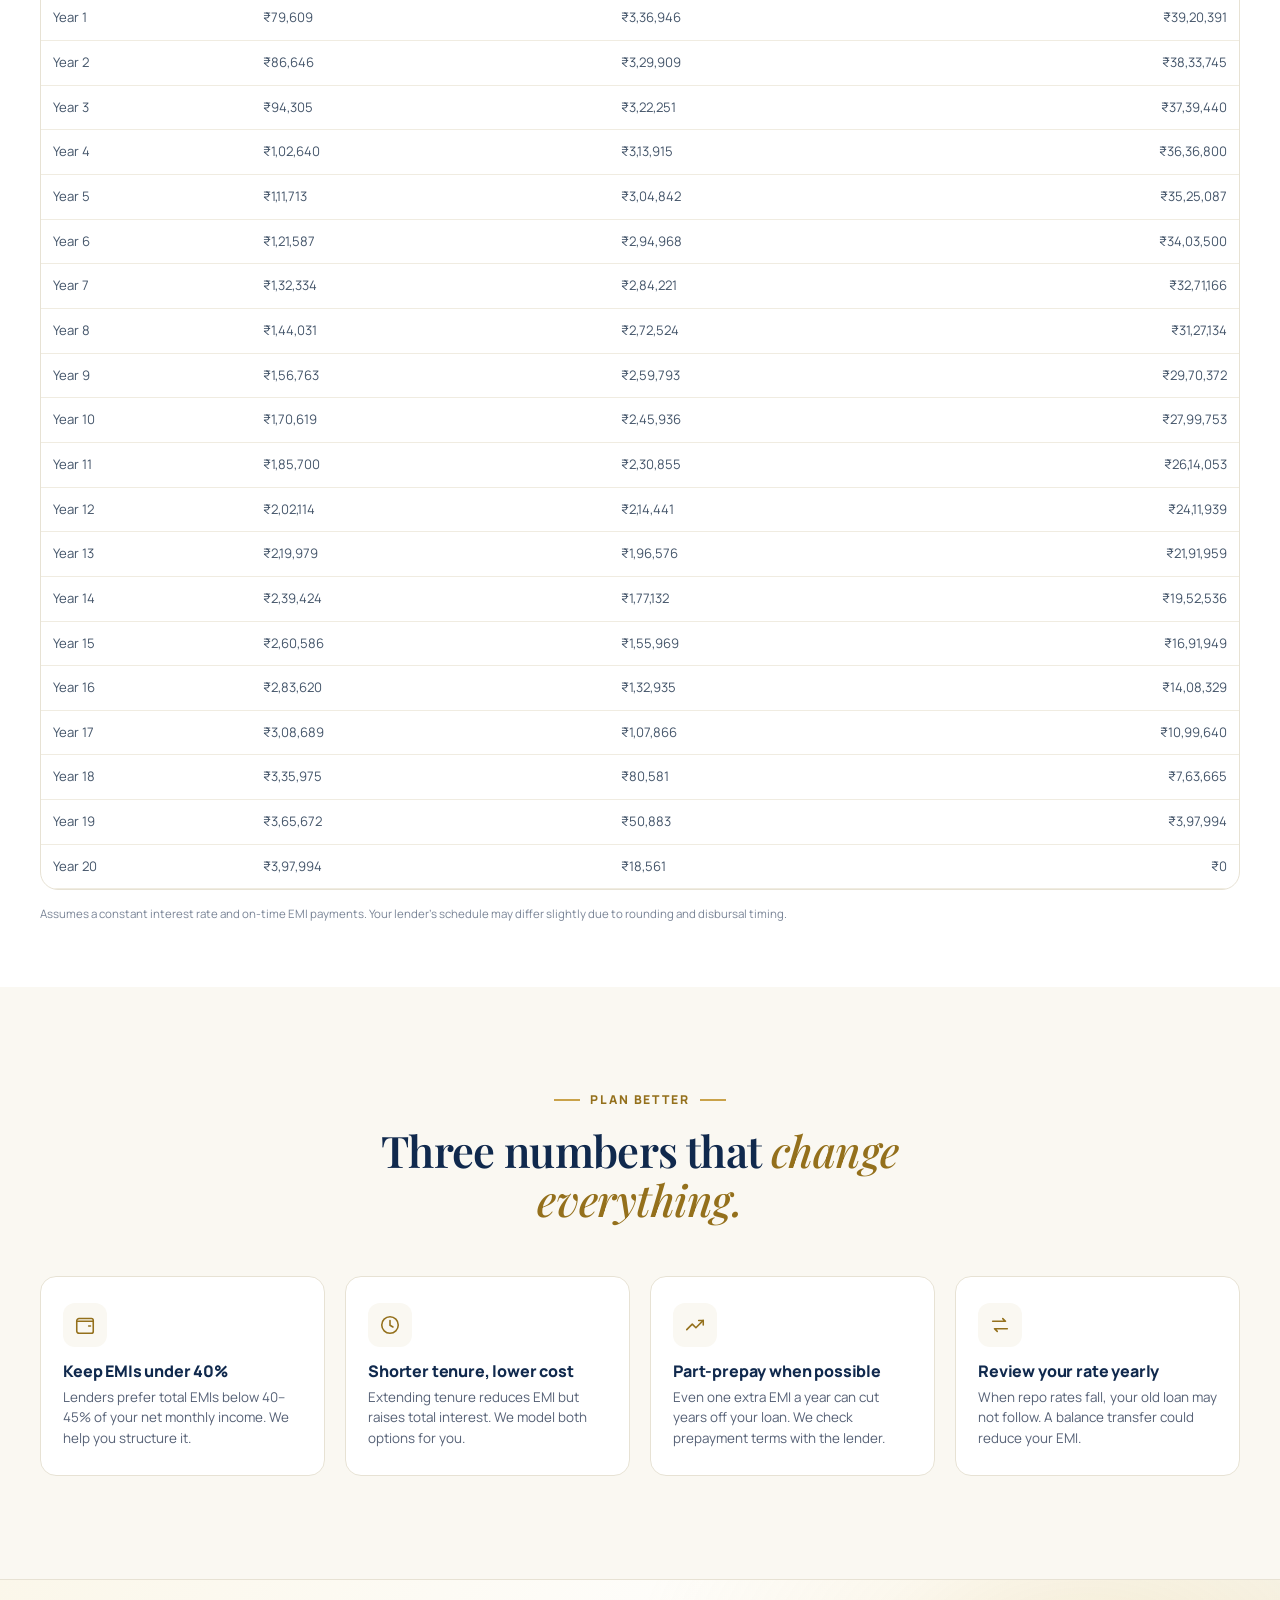
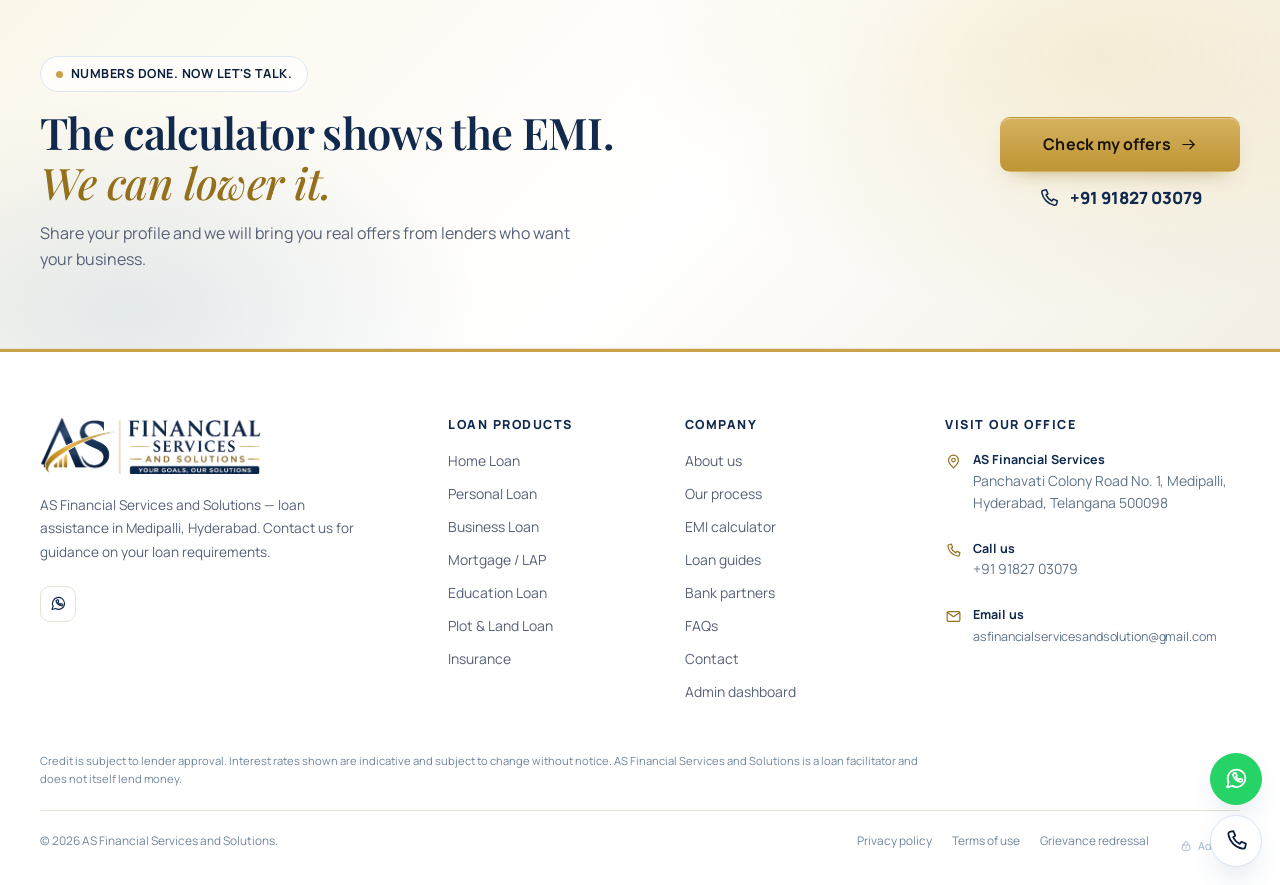
<file: emi-calculator.html>
<!DOCTYPE html>
<html lang="en">
<head>
  <meta charset="UTF-8">
  <meta name="viewport" content="width=device-width, initial-scale=1.0">
  <title>EMI Calculator | Plan Your Loan Repayment — AS Financial</title>
  <meta name="description" content="Free EMI calculator for home, personal and business loans. See your monthly EMI, total interest and year-by-year amortisation schedule.">
  <meta name="theme-color" content="#10294D">
  <link rel="icon" href="assets/img/brand/favicon.png" type="image/png">
  <link rel="preconnect" href="https://fonts.googleapis.com">
  <link rel="preconnect" href="https://fonts.gstatic.com" crossorigin>
  <link rel="stylesheet" href="assets/css/styles.css">
  <link rel="stylesheet" href="assets/css/pro-light.css">
<link rel="stylesheet" href="assets/css/pro-motion.css">
</head>
<body>
  <a class="skip-link" href="#main">Skip to content</a>

  <div class="topbar">
    <div class="container">
      <div class="topbar-left">
        <span class="topbar-badge"><span class="dot"></span> Loan assistance in Medipalli, Hyderabad</span>
        <span class="topbar-item"><svg class="icon" aria-hidden="true"><use href="#i-pin"></use></svg> <span class="full">Medipalli, Hyderabad</span></span>
        <span class="topbar-item"><svg class="icon" aria-hidden="true"><use href="#i-clock"></use></svg> <span class="full" data-setting="hours">Mon – Sat · 9:30 AM – 7:00 PM</span></span>
      </div>
      <div class="topbar-right">
        <a class="topbar-item" href="tel:+919182703079" data-setting="phone"><svg class="icon" aria-hidden="true"><use href="#i-phone"></use></svg> 91827 03079</a>
        <a class="topbar-item" href="admin.html"><svg class="icon" aria-hidden="true"><use href="#i-lock"></use></svg> Client login</a>
      </div>
    </div>
  </div>

  <header class="site-header">
    <div class="container header-inner">
      <a class="brand" href="index.html" aria-label="AS Financial home"><img class="brand-logo" src="assets/img/brand/logo-full.png" alt="AS Financial Services and Solutions — Your Goals, Our Solutions" width="200" height="51"></a>
      <nav class="nav" aria-label="Primary">
        <div class="nav-item">
          <a class="nav-link" href="loans.html">Loan Products <svg class="icon icon-chevron" aria-hidden="true"><use href="#i-chevron"></use></svg></a>
          <div class="dropdown dropdown-wide">
            <span class="dropdown-head">Retail loans</span>
            <a href="loans.html#home-loan"><svg class="icon" aria-hidden="true"><use href="#i-home"></use></svg><span>Home Loan<small>Purchase, construction &amp; top-up</small></span></a>
            <a href="loans.html#personal-loan"><svg class="icon" aria-hidden="true"><use href="#i-user"></use></svg><span>Personal Loan<small>For every personal milestone</small></span></a>
            <a href="loans.html#business-loan"><svg class="icon" aria-hidden="true"><use href="#i-briefcase"></use></svg><span>Business Loan<small>Working capital &amp; expansion</small></span></a>
            <a href="loans.html#mortgage-loan"><svg class="icon" aria-hidden="true"><use href="#i-key"></use></svg><span>Mortgage / LAP<small>Loan against your property</small></span></a>
            <a href="loans.html#education-loan"><svg class="icon" aria-hidden="true"><use href="#i-graduation"></use></svg><span>Education Loan<small>India &amp; overseas studies</small></span></a>
            <a href="loans.html#plot-loan"><svg class="icon" aria-hidden="true"><use href="#i-plot"></use></svg><span>Plot &amp; Land Loan<small>Build your future address</small></span></a>
            <span class="dropdown-head">More solutions</span>
            <a href="loans.html#car-loan"><svg class="icon" aria-hidden="true"><use href="#i-car"></use></svg><span>Car Loan<small>New &amp; used vehicles</small></span></a>
            <a href="loans.html#doctor-loan"><svg class="icon" aria-hidden="true"><use href="#i-stethoscope"></use></svg><span>Doctor Loan<small>Tailored for medical professionals</small></span></a>
            <a href="loans.html#balance-transfer"><svg class="icon" aria-hidden="true"><use href="#i-transfer"></use></svg><span>Balance Transfer<small>Lower your existing EMI</small></span></a>
            <a href="loans.html#insurance"><svg class="icon" aria-hidden="true"><use href="#i-shield"></use></svg><span>Insurance<small>Life, health &amp; general cover</small></span></a>
          </div>
        </div>
        <a class="nav-link" href="emi-calculator.html" aria-current="page">EMI Calculator</a>
        <a class="nav-link" href="index.html#why-us">Why AS</a>
        <a class="nav-link" href="index.html#partners">Partners</a>
        <a class="nav-link" href="about.html">About</a>
        <a class="nav-link" href="contact.html">Contact</a>
      </nav>
      <div class="header-actions">
        <a class="header-phone" href="tel:+919182703079" data-setting="phone"><svg class="icon" aria-hidden="true"><use href="#i-phone"></use></svg><span><small>Talk to an advisor</small><strong>91827 03079</strong></span></a>
        <button class="btn btn-gold" data-popup-open="apply-popup">Apply Now <svg class="icon icon-sm" aria-hidden="true"><use href="#i-arrow-right"></use></svg></button>
        <button class="menu-toggle" data-menu-open aria-label="Open menu"><svg class="icon" aria-hidden="true"><use href="#i-menu"></use></svg></button>
      </div>
    </div>
  </header>

  <div class="mobile-nav" aria-label="Mobile menu">
    <div class="mobile-nav-head">
      <a class="brand" href="index.html"><img class="brand-logo" src="assets/img/brand/logo-full.png" alt="AS Financial Services and Solutions — Your Goals, Our Solutions" width="200" height="51"></a>
      <button class="menu-toggle" data-menu-close aria-label="Close menu"><svg class="icon" aria-hidden="true"><use href="#i-close"></use></svg></button>
    </div>
    <a class="m-link" href="index.html">Home</a>
    <a class="m-link" href="loans.html">Loan Products</a>
    <a class="m-link" href="emi-calculator.html">EMI Calculator</a>
    <a class="m-link" href="index.html#why-us">Why AS</a>
    <a class="m-link" href="index.html#partners">Our Partners</a>
    <a class="m-link" href="about.html">About Us</a>
    <a class="m-link" href="contact.html">Contact</a>
    <div class="m-cta">
      <button class="btn btn-gold btn-block" data-popup-open="apply-popup">Apply for a loan</button>
      <a class="btn btn-outline btn-block" href="tel:+919182703079" data-setting="phone"><svg class="icon icon-sm" aria-hidden="true"><use href="#i-phone"></use></svg> Call 91827 03079</a>
    </div>
  </div>

  <main id="main">
    <section class="page-hero">
      <div class="container">
        <div class="breadcrumb"><a href="index.html">Home</a><span>/</span><span>EMI calculator</span></div>
        <div class="eyebrow">Plan with confidence</div>
        <h1>Know your EMI <span class="serif">before you commit.</span></h1>
        <p>Adjust the loan amount, interest rate and tenure to see your monthly outgo, total interest and year-wise repayment schedule. Then talk to us about beating these numbers.</p>
      </div>
    </section>

    <section class="section section-cream section-tight">
      <div class="container">
        <div class="calc-layout" data-calculator="full">
          <!-- Inputs -->
          <div class="calc-panel">
            <h2>Loan EMI calculator</h2>
            <p class="sub">Indicative calculation. Actual EMI depends on lender policy, fees and disbursal date.</p>

            <div class="range-row">
              <div class="range-top"><label for="full-amount">Loan amount</label><output data-label="amount">₹40,00,000</output></div>
              <input id="full-amount" type="range" min="100000" max="50000000" step="100000" value="4000000" data-calc="amount">
              <div class="range-scale"><span>₹1 L</span><span>₹5 Cr</span></div>
            </div>

            <div class="range-row">
              <div class="range-top"><label for="full-rate">Interest rate (p.a.)</label><output data-label="rate">8.50% p.a.</output></div>
              <input id="full-rate" type="range" min="6" max="24" step="0.05" value="8.5" data-calc="rate">
              <div class="range-scale"><span>6%</span><span>24%</span></div>
            </div>

            <div class="range-row" style="margin-bottom:14px">
              <div class="range-top"><label for="full-tenure">Loan tenure</label><output data-label="tenure">20 years</output></div>
              <input id="full-tenure" type="range" min="1" max="30" step="1" value="20" data-calc="tenure">
              <div class="range-scale"><span>1 year</span><span>30 years</span></div>
            </div>

            <div style="display:flex;gap:8px;margin-bottom:26px">
              <button class="partner-tab active" data-tenure-unit="years" type="button">Years</button>
              <button class="partner-tab" data-tenure-unit="months" type="button">Months</button>
            </div>

            <h3 style="font-size:1rem;margin-bottom:10px">Quick presets</h3>
            <div style="display:flex;gap:8px;flex-wrap:wrap" id="preset-row">
              <button class="partner-tab" type="button" data-preset="home">Home loan</button>
              <button class="partner-tab" type="button" data-preset="personal">Personal loan</button>
              <button class="partner-tab" type="button" data-preset="business">Business loan</button>
              <button class="partner-tab" type="button" data-preset="education">Education loan</button>
            </div>

            <div class="hr"></div>
            <div style="display:flex;gap:12px;align-items:flex-start;background:var(--cream);border-radius:12px;padding:14px">
              <svg class="icon" aria-hidden="true" style="color:var(--gold-deep);flex:none"><use href="#i-sparkle"></use></svg>
              <p style="font-size:.78rem;color:var(--muted);margin:0">Tip: a slightly shorter tenure can save lakhs in interest. We can show you the trade-off for your exact profile.</p>
            </div>
          </div>

          <!-- Results -->
          <div class="calc-side">
            <div class="calc-panel" style="padding:26px">
              <div class="calc-result-label" style="color:var(--gold-deep)">Your monthly EMI</div>
              <div class="calc-emi" style="color:var(--navy)"><span data-out="emi">₹34,713</span><small style="color:var(--muted)">/ month</small></div>
              <div class="calc-breakdown" style="margin:20px 0 0">
                <div class="calc-row" style="border-color:var(--line)"><span style="color:var(--muted)">Principal</span><b style="color:var(--navy)" data-out="principal">₹40,00,000</b></div>
                <div class="calc-row" style="border-color:var(--line)"><span style="color:var(--muted)">Total interest</span><b style="color:var(--navy)" data-out="interest">₹43,31,146</b></div>
                <div class="calc-row" style="border:0"><span style="color:var(--muted)">Total payable</span><b style="color:var(--navy)" data-out="total">₹83,31,146</b></div>
              </div>
            </div>

            <div class="calc-panel" style="padding:26px">
              <h3 style="font-size:.95rem;margin-bottom:18px">Payment breakup</h3>
              <div class="donut-wrap">
                <div class="donut">
                  <svg width="148" height="148" viewBox="0 0 148 148" aria-hidden="true">
                    <circle cx="74" cy="74" r="52" fill="none" stroke="#eef1f5" stroke-width="16"></circle>
                    <circle data-donut="principal" cx="74" cy="74" r="52" fill="none" stroke="#0d2b4e" stroke-width="16" stroke-linecap="round" stroke-dasharray="167 327"></circle>
                    <circle data-donut="interest" cx="74" cy="74" r="52" fill="none" stroke="#c9a227" stroke-width="16" stroke-linecap="round" stroke-dasharray="160 327" stroke-dashoffset="-167"></circle>
                  </svg>
                  <div class="donut-center"><div><strong data-out="principalPct">48.0%</strong><span>principal</span></div></div>
                </div>
                <div class="legend">
                  <div class="legend-item"><i style="background:#0d2b4e"></i><span><b>Principal</b><span data-out="principalPct2">48%</span> of total payment</span></div>
                  <div class="legend-item"><i style="background:#c9a227"></i><span><b>Interest</b><span data-out="interestPct">52%</span> of total payment</span></div>
                </div>
              </div>
              <div class="calc-bar" style="margin-top:20px" aria-hidden="true"><span data-out="barPrincipal" style="width:48%"></span><span data-out="barInterest" style="width:52%"></span></div>
            </div>

            <div class="calc-panel" style="padding:24px;background:linear-gradient(160deg,#FBF7EA,#F3EDDA);border:1px solid var(--line);color:var(--ink)">
              <h3 style="color:var(--navy);font-size:1rem;margin-bottom:4px">Get a lower EMI</h3>
              <p style="font-size:.8rem;color:var(--muted);margin-bottom:16px">We compare leading banks and NBFCs and negotiate on your behalf — free of cost.</p>
              <button class="btn btn-gold btn-block" data-popup-open="apply-popup">Talk to an advisor <svg class="icon icon-sm" aria-hidden="true"><use href="#i-phone"></use></svg></button>
            </div>
          </div>
        </div>
      </div>
    </section>

    <!-- Schedule -->
    <section class="section section-white section-tight">
      <div class="container">
        <div class="section-head split">
          <div class="section-head-text">
            <div class="eyebrow">Amortisation</div>
            <h2 style="font-size:clamp(1.6rem,2.6vw,2.2rem)">Year-by-year <span class="serif">repayment.</span></h2>
          </div>
          <p style="font-size:.78rem;color:var(--muted);max-width:300px">See how much of each year goes towards principal versus interest.</p>
        </div>
        <div style="overflow-x:auto;background:#fff;border:1px solid var(--line);border-radius:18px">
          <table class="schedule-table" style="min-width:560px">
            <thead><tr><th>Year</th><th>Principal paid</th><th>Interest paid</th><th>Balance</th></tr></thead>
            <tbody data-schedule>
              <tr><td>Year 1</td><td>₹67,348</td><td>₹3,49,212</td><td>₹39,32,652</td></tr>
              <tr><td>Year 2</td><td>₹73,138</td><td>₹3,43,422</td><td>₹38,59,514</td></tr>
              <tr><td>Year 3</td><td>₹79,425</td><td>₹3,37,135</td><td>₹37,80,089</td></tr>
            </tbody>
          </table>
        </div>
        <p style="font-size:.72rem;color:var(--muted-2);margin-top:14px">Assumes a constant interest rate and on-time EMI payments. Your lender's schedule may differ slightly due to rounding and disbursal timing.</p>
      </div>
    </section>

    <!-- Related tools / info -->
    <section class="section section-cream">
      <div class="container">
        <div class="section-head center">
          <div class="eyebrow center">Plan better</div>
          <h2>Three numbers that <span class="serif">change everything.</span></h2>
        </div>
        <div class="benefits-grid">
          <div class="benefit"><div class="b-icon"><svg class="icon" aria-hidden="true"><use href="#i-wallet"></use></svg></div><h4>Keep EMIs under 40%</h4><p>Lenders prefer total EMIs below 40–45% of your net monthly income. We help you structure it.</p></div>
          <div class="benefit"><div class="b-icon"><svg class="icon" aria-hidden="true"><use href="#i-clock"></use></svg></div><h4>Shorter tenure, lower cost</h4><p>Extending tenure reduces EMI but raises total interest. We model both options for you.</p></div>
          <div class="benefit"><div class="b-icon"><svg class="icon" aria-hidden="true"><use href="#i-trending-up"></use></svg></div><h4>Part-prepay when possible</h4><p>Even one extra EMI a year can cut years off your loan. We check prepayment terms with the lender.</p></div>
          <div class="benefit"><div class="b-icon"><svg class="icon" aria-hidden="true"><use href="#i-transfer"></use></svg></div><h4>Review your rate yearly</h4><p>When repo rates fall, your old loan may not follow. A balance transfer could reduce your EMI.</p></div>
        </div>
      </div>
    </section>

    <section class="cta-band">
      <div class="container cta-inner">
        <div>
          <span class="pill pill-soft"><span class="dot"></span> Numbers done. Now let's talk.</span>
          <h2 style="margin-top:16px">The calculator shows the EMI. <span class="serif" >We can lower it.</span></h2>
          <p>Share your profile and we will bring you real offers from lenders who want your business.</p>
        </div>
        <div class="cta-actions">
          <button class="btn btn-gold btn-lg" data-popup-open="apply-popup">Check my offers <svg class="icon icon-sm" aria-hidden="true"><use href="#i-arrow-right"></use></svg></button>
          <a class="cta-phone" href="tel:+919182703079" data-setting="phone"><svg class="icon" aria-hidden="true"><use href="#i-phone"></use></svg> 91827 03079</a>
        </div>
      </div>
    </section>
  </main>

  <footer class="site-footer">
    <div class="container">
      <div class="footer-grid">
        <div class="footer-brand">
          <a class="brand" href="index.html"><img class="brand-logo" src="assets/img/brand/logo-full.png" alt="AS Financial Services and Solutions — Your Goals, Our Solutions" width="200" height="51"></a>
          <p class="footer-about">AS Financial Services and Solutions — loan assistance in Medipalli, Hyderabad. Contact us for guidance on your loan requirements.</p>
          <div class="footer-social">
            <a href="https://wa.me/919182703079" aria-label="WhatsApp"><svg class="icon" aria-hidden="true"><use href="#i-whatsapp"></use></svg></a>
          </div>
        </div>
        <div class="footer-col"><h4>Loan products</h4><ul><li><a href="loans.html#home-loan">Home Loan</a></li><li><a href="loans.html#personal-loan">Personal Loan</a></li><li><a href="loans.html#business-loan">Business Loan</a></li><li><a href="loans.html#mortgage-loan">Mortgage / LAP</a></li><li><a href="loans.html#education-loan">Education Loan</a></li><li><a href="loans.html#plot-loan">Plot &amp; Land Loan</a></li><li><a href="loans.html#insurance">Insurance</a></li></ul></div>
        <div class="footer-col"><h4>Company</h4><ul><li><a href="about.html">About us</a></li><li><a href="loans.html#process">Our process</a></li><li><a href="emi-calculator.html">EMI calculator</a></li>
          <li><a href="guides.html">Loan guides</a></li><li><a href="index.html#partners">Bank partners</a></li><li><a href="index.html#faq">FAQs</a></li><li><a href="contact.html">Contact</a></li><li><a href="admin.html">Admin dashboard</a></li></ul></div>
        <div class="footer-col"><h4>Visit our office</h4><ul class="footer-contact" style="list-style:none;padding:0">
          <li><svg class="icon" aria-hidden="true"><use href="#i-pin"></use></svg><span><strong>AS Financial Services</strong><a href="https://maps.google.com/?q=Panchavati+Colony+Road+No+1+Medipalli+Hyderabad" data-setting="address" target="_blank" rel="noopener">Panchavati Colony Road No. 1, Medipalli, Hyderabad, Telangana 500098</a></span></li>
          <li><svg class="icon" aria-hidden="true"><use href="#i-phone"></use></svg><span><strong>Call us</strong><a href="tel:+919182703079" data-setting="phone">+91 91827 03079</a></span></li>
          <li><svg class="icon" aria-hidden="true"><use href="#i-mail"></use></svg><span><strong>Email us</strong><a href="mailto:asfinancialservicesandsolution@gmail.com" data-setting="email" style="word-break:break-word">asfinancialservicesandsolution@gmail.com</a></span></li>
        </ul></div>
      </div>
      <div class="footer-disclaimer">Credit is subject to lender approval. Interest rates shown are indicative and subject to change without notice. AS Financial Services and Solutions is a loan facilitator and does not itself lend money.</div>
      <div class="footer-bottom">
        <span>© <span data-year>2026</span> AS Financial Services and Solutions.</span>
        <div class="footer-links"><a href="privacy-policy.html">Privacy policy</a><a href="#">Terms of use</a><a href="contact.html">Grievance redressal</a><a class="admin-chip" href="admin.html"><svg class="icon" style="width:12px;height:12px" aria-hidden="true"><use href="#i-lock"></use></svg> Admin</a></div>
      </div>
    </div>
  </footer>

  <div class="float-actions">
    <a class="fab fab-wa" href="https://wa.me/919182703079" data-wa-link="Hi AS Financial, I have a question about EMI and eligibility." target="_blank" rel="noopener" aria-label="Chat on WhatsApp"><svg class="icon" aria-hidden="true"><use href="#i-whatsapp"></use></svg></a>
    <a class="fab" href="tel:+919182703079" data-setting="phone" aria-label="Call AS Financial"><svg class="icon" aria-hidden="true"><use href="#i-phone"></use></svg></a>
  </div>

  <div class="popup-overlay" id="apply-popup" role="dialog" aria-modal="true" aria-labelledby="apply-title">
    <div class="popup">
      <button class="popup-close" data-popup-close aria-label="Close"><svg class="icon icon-sm" aria-hidden="true"><use href="#i-close"></use></svg></button>
      <span class="pill pill-gold" style="margin-bottom:12px"><span class="dot"></span> Free eligibility check</span>
      <h3 id="apply-title">Let's find your best loan.</h3>
      <p>Share a few details and an advisor will call you within 30 minutes with indicative offers.</p>
      <form data-lead-form data-source="EMI calculator page">
        <div class="form-grid">
          <div class="field full"><label for="cp-name">Full name <span class="req">*</span></label><input id="cp-name" name="name" type="text" placeholder="e.g. Ramesh Kumar" required></div>
          <div class="field"><label for="cp-phone">Mobile number <span class="req">*</span></label><input id="cp-phone" name="phone" type="tel" placeholder="10-digit mobile" required></div>
          <div class="field"><label for="cp-email">Email</label><input id="cp-email" name="email" type="email" placeholder="you@example.com"></div>
          <div class="field"><label for="cp-product">Loan type</label><select id="cp-product" name="product"><option>Home Loan</option><option>Personal Loan</option><option>Business Loan</option><option>Mortgage / LAP</option><option>Education Loan</option><option>Plot / Land Loan</option><option>Balance Transfer</option><option>Other</option></select></div>
          <div class="field"><label for="cp-amount">Loan amount</label><select id="cp-amount" name="amount"><option>Below ₹5 Lakh</option><option>₹5 – 10 Lakh</option><option selected>₹10 – 25 Lakh</option><option>₹25 – 50 Lakh</option><option>₹50 Lakh – 1 Crore</option><option>Above ₹1 Crore</option></select></div>
          <div class="field"><label for="cp-employment">Employment</label><select id="cp-employment" name="employment"><option>Salaried</option><option>Self-employed</option><option>Business owner</option><option>NRI</option></select></div>
          <div class="field"><label for="cp-city">City</label><input id="cp-city" name="city" type="text" value="Hyderabad"></div>
          <div class="field full"><label for="cp-message">Tell us more</label><input id="cp-message" name="message" type="text" placeholder="Optional"></div>
          <div class="full"><label class="consent"><input type="checkbox" required> I agree to be contacted by AS Financial about my enquiry by phone, SMS or WhatsApp and accept the <a href="privacy-policy.html">privacy policy</a>.</label></div>
          <div class="field full"><button class="btn btn-gold btn-block" type="submit">Get a call back <svg class="icon icon-sm" aria-hidden="true"><use href="#i-arrow-right"></use></svg></button></div>
          <div class="form-success full"><svg class="icon icon-sm" aria-hidden="true"><use href="#i-check-circle"></use></svg><span>Thanks! Your enquiry is in. Our advisor will call you within 30 minutes.</span></div>
        </div>
      </form>
    </div>
  </div>

  <script src="assets/js/icons.js"></script>
  <script src="assets/js/main.js"></script>
  <script>
    /* EMI page presets */
    (function () {
      const presets = {
        home: { amount: 5000000, rate: 8.5, years: 20 },
        personal: { amount: 800000, rate: 11.5, years: 5 },
        business: { amount: 2500000, rate: 13, years: 7 },
        education: { amount: 1500000, rate: 9.5, years: 10 }
      };
      document.querySelectorAll('[data-preset]').forEach(btn => {
        btn.addEventListener('click', () => {
          const p = presets[btn.dataset.preset];
          const root = document.querySelector('[data-calculator="full"]');
          const amount = root.querySelector('[data-calc="amount"]');
          const rate = root.querySelector('[data-calc="rate"]');
          const tenure = root.querySelector('[data-calc="tenure"]');
          const yearsBtn = root.querySelector('[data-tenure-unit="years"]');
          if (yearsBtn) yearsBtn.click();
          amount.value = p.amount;
          rate.value = p.rate;
          tenure.value = p.years;
          amount.dispatchEvent(new Event('input'));
          rate.dispatchEvent(new Event('input'));
          tenure.dispatchEvent(new Event('input'));
          document.querySelectorAll('[data-preset]').forEach(b => b.classList.remove('active'));
          btn.classList.add('active');
        });
      });
    })();
  </script>
<script src="assets/js/pro-motion.js" defer></script>
</body>
</html>
</file>
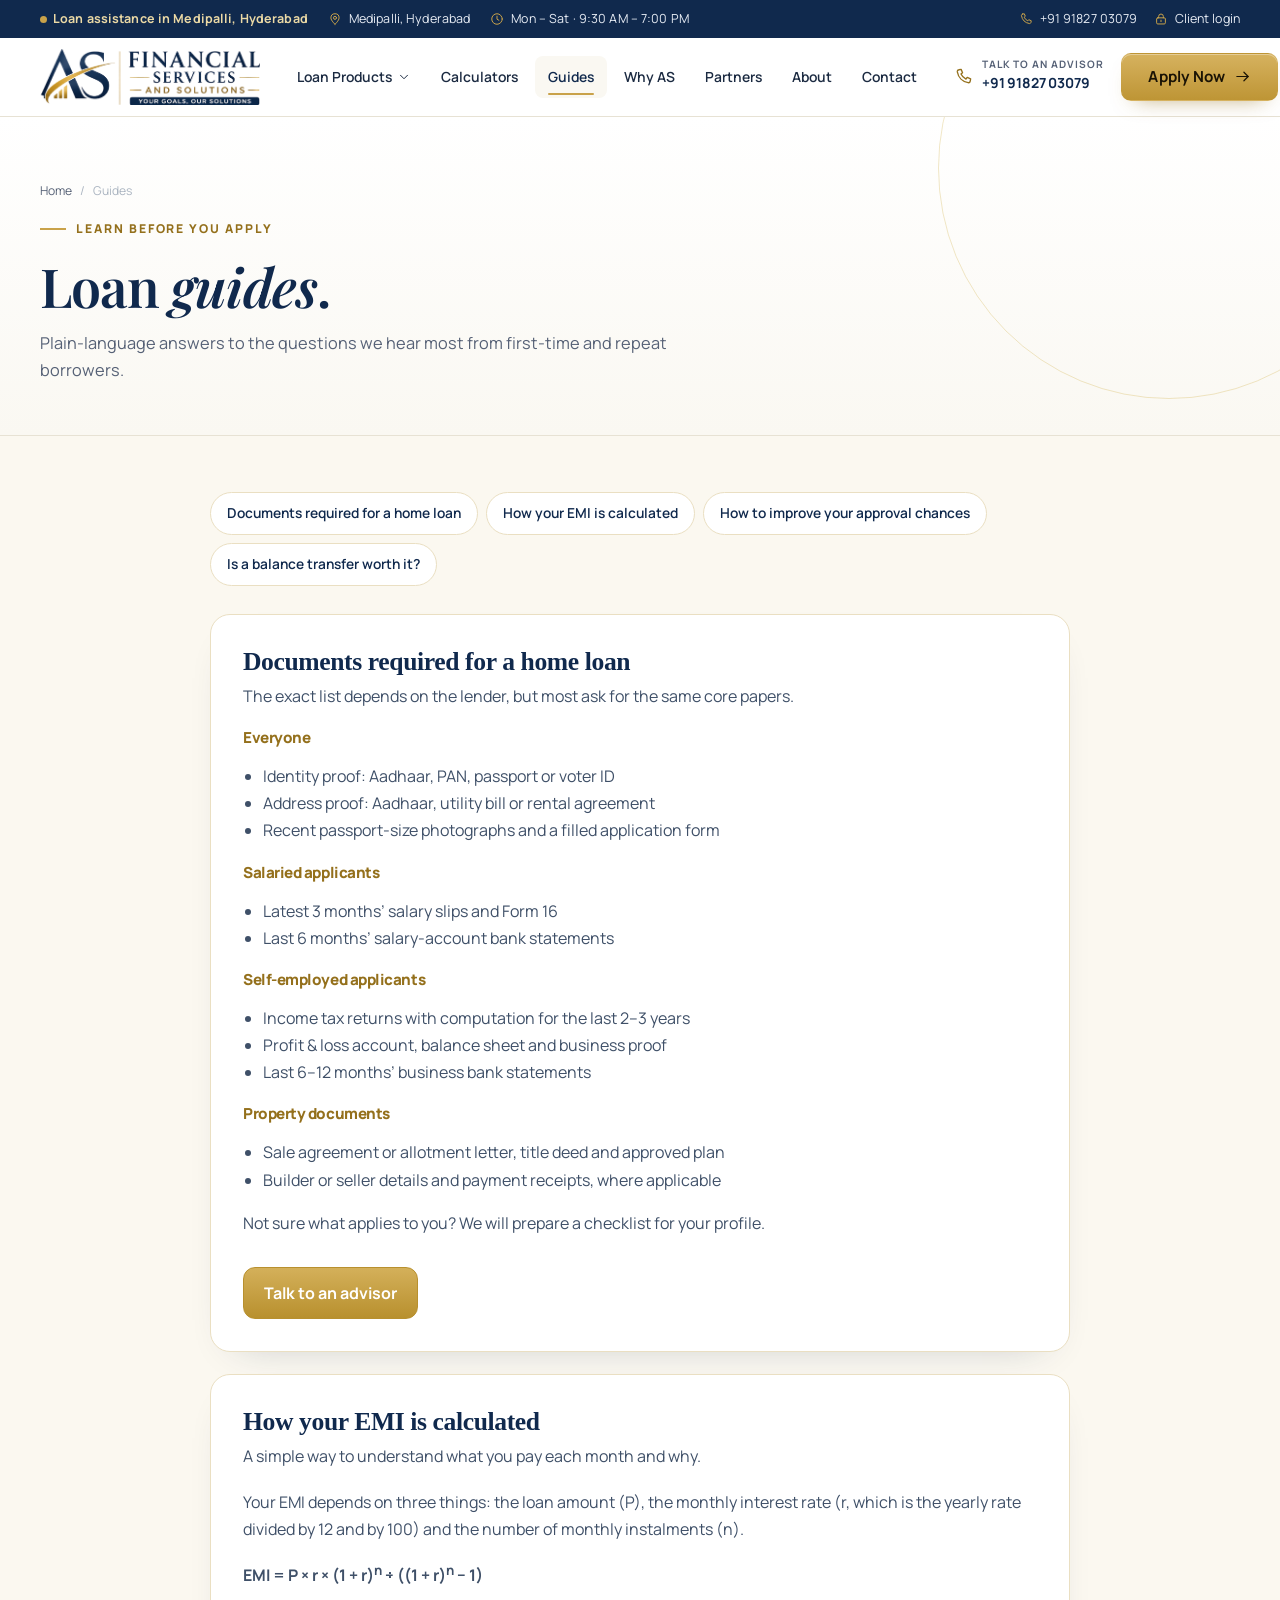
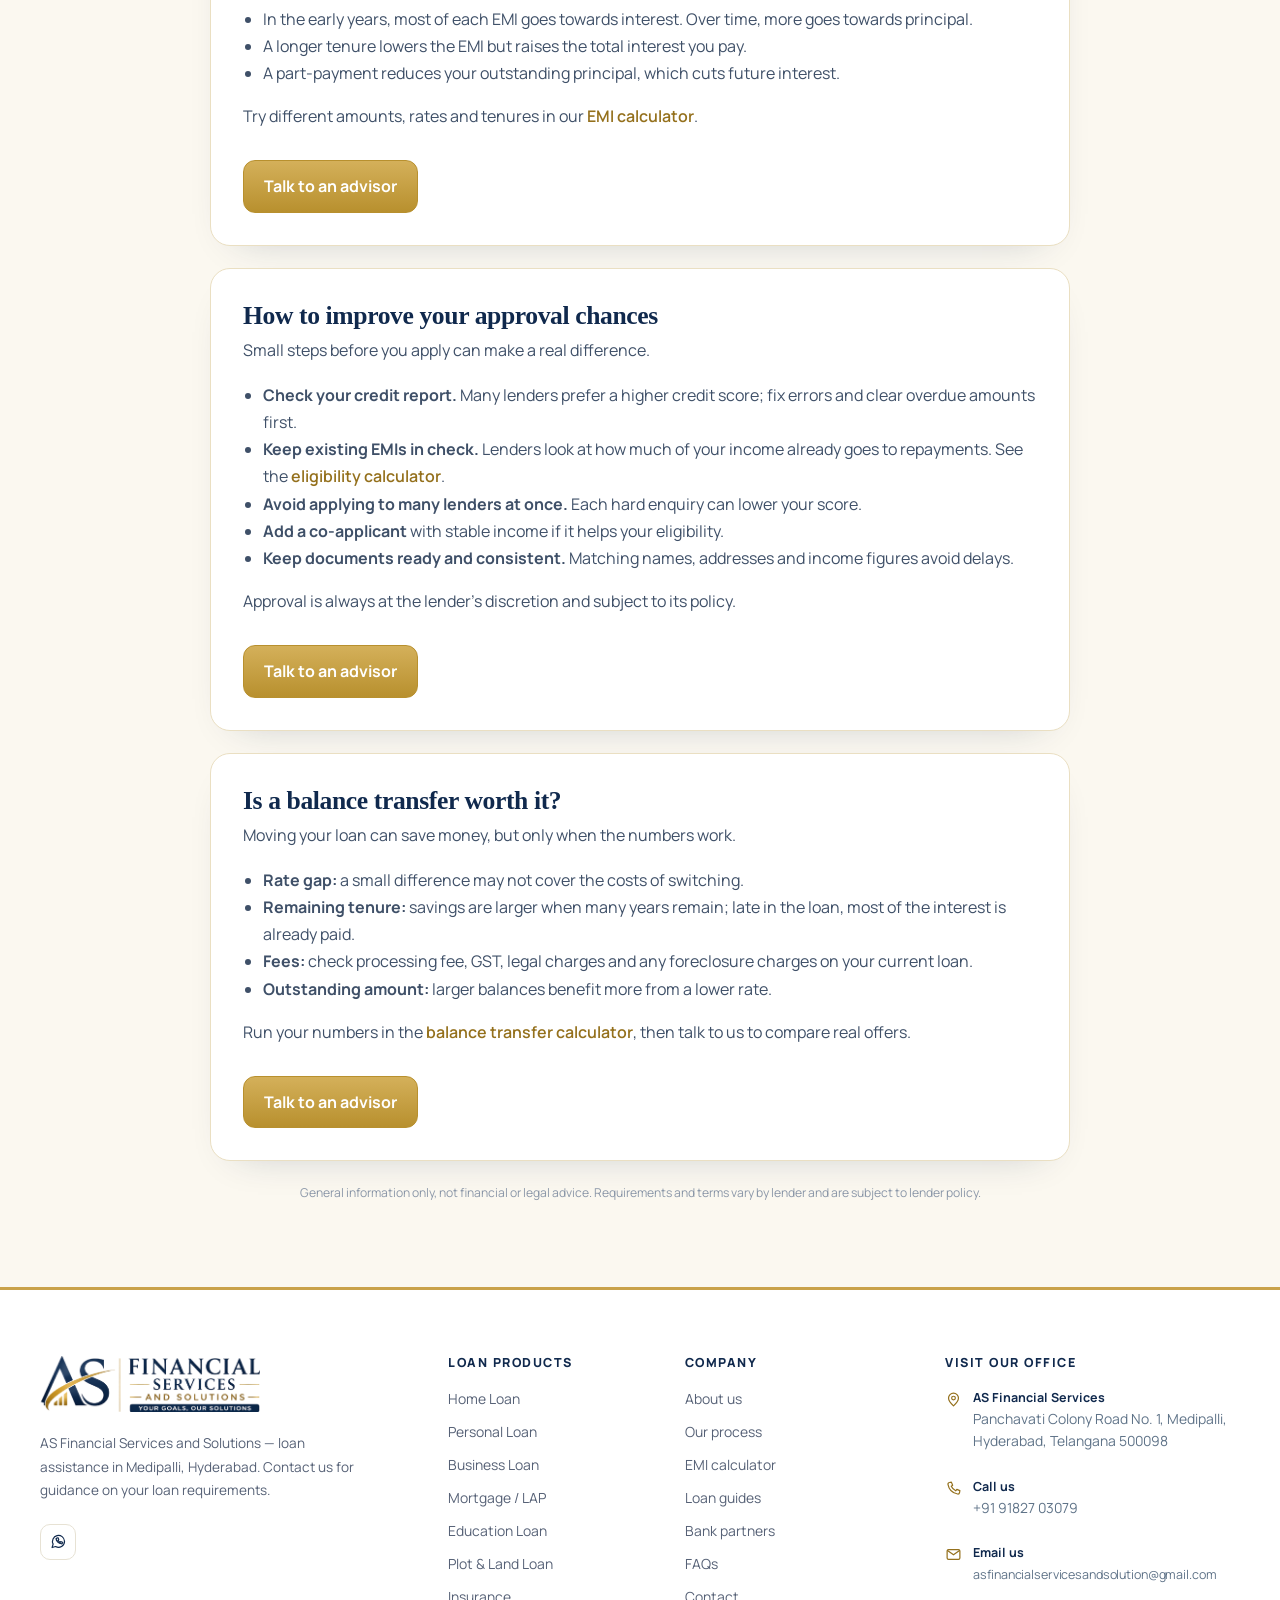
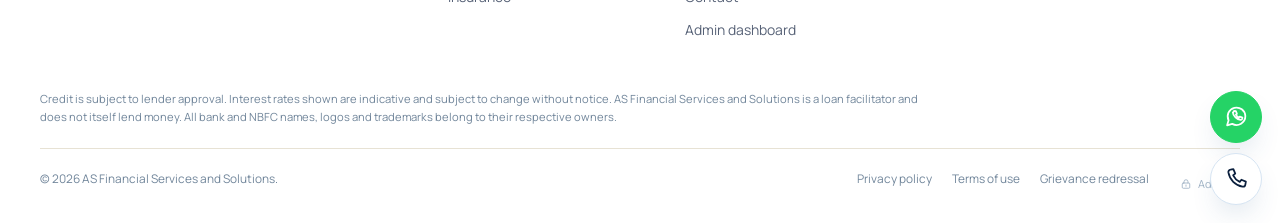
<file: guides.html>
<!DOCTYPE html>
<html lang="en">
<head>
  <meta charset="UTF-8">
  <meta name="viewport" content="width=device-width, initial-scale=1.0">
  <title>Loan Guides | Documents, EMI, Approval Tips | AS Financial Services</title>
  <meta name="description" content="Plain-language loan guides: documents required, how EMI is calculated, improving approval chances and balance transfer.">
  <meta name="theme-color" content="#10294D">
  <link rel="icon" href="assets/img/brand/favicon.png" type="image/png">
  <link rel="preconnect" href="https://fonts.googleapis.com">
  <link rel="preconnect" href="https://fonts.gstatic.com" crossorigin>
  <link rel="stylesheet" href="assets/css/styles.css">
  <link rel="stylesheet" href="assets/css/pro-light.css">
<link rel="stylesheet" href="assets/css/pro-motion.css">
</head>
<body>
  <a class="skip-link" href="#main">Skip to content</a>

  <div class="topbar">
    <div class="container">
      <div class="topbar-left">
        <span class="topbar-badge"><span class="dot"></span> Loan assistance in Medipalli, Hyderabad</span>
        <span class="topbar-item"><svg class="icon" aria-hidden="true"><use href="#i-pin"></use></svg> <span class="full">Medipalli, Hyderabad</span></span>
        <span class="topbar-item"><svg class="icon" aria-hidden="true"><use href="#i-clock"></use></svg> <span class="full" data-setting="hours">Mon – Sat · 9:30 AM – 7:00 PM</span></span>
      </div>
      <div class="topbar-right">
        <a class="topbar-item" href="tel:+919182703079" data-setting="phone"><svg class="icon" aria-hidden="true"><use href="#i-phone"></use></svg> 91827 03079</a>
        <a class="topbar-item" href="admin.html"><svg class="icon" aria-hidden="true"><use href="#i-lock"></use></svg> Client login</a>
      </div>
    </div>
  </div>

  <header class="site-header">
    <div class="container header-inner">
      <a class="brand" href="index.html" aria-label="AS Financial home"><img class="brand-logo" src="assets/img/brand/logo-full.png" alt="AS Financial Services and Solutions — Your Goals, Our Solutions" width="200" height="51"></a>
      <nav class="nav" aria-label="Primary">
        <div class="nav-item">
          <a class="nav-link" href="loans.html">Loan Products <svg class="icon icon-chevron" aria-hidden="true"><use href="#i-chevron"></use></svg></a>
          <div class="dropdown dropdown-wide">
            <span class="dropdown-head">Retail loans</span>
            <a href="loans.html#home-loan"><svg class="icon" aria-hidden="true"><use href="#i-home"></use></svg><span>Home Loan<small>Purchase, construction &amp; top-up</small></span></a>
            <a href="loans.html#personal-loan"><svg class="icon" aria-hidden="true"><use href="#i-user"></use></svg><span>Personal Loan<small>For every personal milestone</small></span></a>
            <a href="loans.html#business-loan"><svg class="icon" aria-hidden="true"><use href="#i-briefcase"></use></svg><span>Business Loan<small>Working capital &amp; expansion</small></span></a>
            <a href="loans.html#mortgage-loan"><svg class="icon" aria-hidden="true"><use href="#i-key"></use></svg><span>Mortgage / LAP<small>Loan against your property</small></span></a>
            <a href="loans.html#education-loan"><svg class="icon" aria-hidden="true"><use href="#i-graduation"></use></svg><span>Education Loan<small>India &amp; overseas studies</small></span></a>
            <a href="loans.html#plot-loan"><svg class="icon" aria-hidden="true"><use href="#i-plot"></use></svg><span>Plot &amp; Land Loan<small>Build your future address</small></span></a>
            <span class="dropdown-head">More solutions</span>
            <a href="loans.html#car-loan"><svg class="icon" aria-hidden="true"><use href="#i-car"></use></svg><span>Car Loan<small>New &amp; used vehicles</small></span></a>
            <a href="loans.html#doctor-loan"><svg class="icon" aria-hidden="true"><use href="#i-stethoscope"></use></svg><span>Doctor Loan<small>Tailored for medical professionals</small></span></a>
            <a href="loans.html#balance-transfer"><svg class="icon" aria-hidden="true"><use href="#i-transfer"></use></svg><span>Balance Transfer<small>Lower your existing EMI</small></span></a>
            <a href="loans.html#insurance"><svg class="icon" aria-hidden="true"><use href="#i-shield"></use></svg><span>Insurance<small>Life, health &amp; general cover</small></span></a>
          </div>
        </div>
        <a class="nav-link" href="calculators.html">Calculators</a>
        <a class="nav-link" href="guides.html" aria-current="page">Guides</a>
        <a class="nav-link" href="index.html#why-us">Why AS</a>
        <a class="nav-link" href="index.html#partners">Partners</a>
        <a class="nav-link" href="about.html">About</a>
        <a class="nav-link" href="contact.html" >Contact</a>
      </nav>
      <div class="header-actions">
        <a class="header-phone" href="tel:+919182703079" data-setting="phone"><svg class="icon" aria-hidden="true"><use href="#i-phone"></use></svg><span><small>Talk to an advisor</small><strong>91827 03079</strong></span></a>
        <button class="btn btn-gold" data-popup-open="apply-popup">Apply Now <svg class="icon icon-sm" aria-hidden="true"><use href="#i-arrow-right"></use></svg></button>
        <button class="menu-toggle" data-menu-open aria-label="Open menu"><svg class="icon" aria-hidden="true"><use href="#i-menu"></use></svg></button>
      </div>
    </div>
  </header>

  <div class="mobile-nav" aria-label="Mobile menu">
    <div class="mobile-nav-head">
      <a class="brand" href="index.html"><img class="brand-logo" src="assets/img/brand/logo-full.png" alt="AS Financial Services and Solutions — Your Goals, Our Solutions" width="200" height="51"></a>
      <button class="menu-toggle" data-menu-close aria-label="Close menu"><svg class="icon" aria-hidden="true"><use href="#i-close"></use></svg></button>
    </div>
    <a class="m-link" href="index.html">Home</a>
    <a class="m-link" href="loans.html">Loan Products</a>
    <a class="m-link" href="emi-calculator.html">EMI Calculator</a>
    <a class="m-link" href="index.html#partners">Our Partners</a>
    <a class="m-link" href="about.html">About Us</a>
    <a class="m-link" href="contact.html">Contact</a>
    <div class="m-cta">
      <button class="btn btn-gold btn-block" data-popup-open="apply-popup">Apply for a loan</button>
      <a class="btn btn-outline btn-block" href="tel:+919182703079" data-setting="phone"><svg class="icon icon-sm" aria-hidden="true"><use href="#i-phone"></use></svg> Call 91827 03079</a>
    </div>
  </div>

  <main id="main">
<section class="page-hero">
      <div class="container">
        <div class="breadcrumb"><a href="index.html">Home</a><span>/</span><span>Guides</span></div>
        <div class="eyebrow">Learn before you apply</div>
        <h1>Loan <em>guides</em>.</h1>
        <p>Plain-language answers to the questions we hear most from first-time and repeat borrowers.</p>
      </div>
    </section><section class="g-sec"><div class="g-wrap"><nav class="g-index" aria-label="Guides"><a href="#documents">Documents required for a home loan</a><a href="#emi">How your EMI is calculated</a><a href="#approval">How to improve your approval chances</a><a href="#transfer">Is a balance transfer worth it?</a></nav><article class="g-art reveal" id="documents"><h2>Documents required for a home loan</h2><p class="g-lead">The exact list depends on the lender, but most ask for the same core papers.</p><h3>Everyone</h3><ul><li>Identity proof: Aadhaar, PAN, passport or voter ID</li><li>Address proof: Aadhaar, utility bill or rental agreement</li><li>Recent passport-size photographs and a filled application form</li></ul><h3>Salaried applicants</h3><ul><li>Latest 3 months&rsquo; salary slips and Form 16</li><li>Last 6 months&rsquo; salary-account bank statements</li></ul><h3>Self-employed applicants</h3><ul><li>Income tax returns with computation for the last 2&ndash;3 years</li><li>Profit &amp; loss account, balance sheet and business proof</li><li>Last 6&ndash;12 months&rsquo; business bank statements</li></ul><h3>Property documents</h3><ul><li>Sale agreement or allotment letter, title deed and approved plan</li><li>Builder or seller details and payment receipts, where applicable</li></ul><p>Not sure what applies to you? We will prepare a checklist for your profile.</p><a class="px-btn gold" href="contact.html">Talk to an advisor</a></article><article class="g-art reveal" id="emi"><h2>How your EMI is calculated</h2><p class="g-lead">A simple way to understand what you pay each month and why.</p><p>Your EMI depends on three things: the loan amount (P), the monthly interest rate (r, which is the yearly rate divided by 12 and by 100) and the number of monthly instalments (n).</p><p><b>EMI = P &times; r &times; (1 + r)<sup>n</sup> &divide; ((1 + r)<sup>n</sup> &minus; 1)</b></p><ul><li>In the early years, most of each EMI goes towards interest. Over time, more goes towards principal.</li><li>A longer tenure lowers the EMI but raises the total interest you pay.</li><li>A part-payment reduces your outstanding principal, which cuts future interest.</li></ul><p>Try different amounts, rates and tenures in our <a href="calculators.html#emi">EMI calculator</a>.</p><a class="px-btn gold" href="contact.html">Talk to an advisor</a></article><article class="g-art reveal" id="approval"><h2>How to improve your approval chances</h2><p class="g-lead">Small steps before you apply can make a real difference.</p><ul><li><b>Check your credit report.</b> Many lenders prefer a higher credit score; fix errors and clear overdue amounts first.</li><li><b>Keep existing EMIs in check.</b> Lenders look at how much of your income already goes to repayments. See the <a href="calculators.html#elig">eligibility calculator</a>.</li><li><b>Avoid applying to many lenders at once.</b> Each hard enquiry can lower your score.</li><li><b>Add a co-applicant</b> with stable income if it helps your eligibility.</li><li><b>Keep documents ready and consistent.</b> Matching names, addresses and income figures avoid delays.</li></ul><p>Approval is always at the lender&rsquo;s discretion and subject to its policy.</p><a class="px-btn gold" href="contact.html">Talk to an advisor</a></article><article class="g-art reveal" id="transfer"><h2>Is a balance transfer worth it?</h2><p class="g-lead">Moving your loan can save money, but only when the numbers work.</p><ul><li><b>Rate gap:</b> a small difference may not cover the costs of switching.</li><li><b>Remaining tenure:</b> savings are larger when many years remain; late in the loan, most of the interest is already paid.</li><li><b>Fees:</b> check processing fee, GST, legal charges and any foreclosure charges on your current loan.</li><li><b>Outstanding amount:</b> larger balances benefit more from a lower rate.</li></ul><p>Run your numbers in the <a href="calculators.html#bt">balance transfer calculator</a>, then talk to us to compare real offers.</p><a class="px-btn gold" href="contact.html">Talk to an advisor</a></article><p class="g-note">General information only, not financial or legal advice. Requirements and terms vary by lender and are subject to lender policy.</p></div></section>
</main>

  <footer class="site-footer">
    <div class="container">
      <div class="footer-grid">
        <div class="footer-brand">
          <a class="brand" href="index.html"><img class="brand-logo" src="assets/img/brand/logo-full.png" alt="AS Financial Services and Solutions — Your Goals, Our Solutions" width="200" height="51"></a>
          <p class="footer-about">AS Financial Services and Solutions — loan assistance in Medipalli, Hyderabad. Contact us for guidance on your loan requirements.</p>
          <div class="footer-social">
            <a href="https://wa.me/919182703079" aria-label="WhatsApp"><svg class="icon" aria-hidden="true"><use href="#i-whatsapp"></use></svg></a>
          </div>
        </div>
        <div class="footer-col"><h4>Loan products</h4><ul><li><a href="loans.html#home-loan">Home Loan</a></li><li><a href="loans.html#personal-loan">Personal Loan</a></li><li><a href="loans.html#business-loan">Business Loan</a></li><li><a href="loans.html#mortgage-loan">Mortgage / LAP</a></li><li><a href="loans.html#education-loan">Education Loan</a></li><li><a href="loans.html#plot-loan">Plot &amp; Land Loan</a></li><li><a href="loans.html#insurance">Insurance</a></li></ul></div>
        <div class="footer-col"><h4>Company</h4><ul><li><a href="about.html">About us</a></li><li><a href="loans.html#process">Our process</a></li><li><a href="emi-calculator.html">EMI calculator</a></li>
          <li><a href="guides.html">Loan guides</a></li><li><a href="index.html#partners">Bank partners</a></li><li><a href="index.html#faq">FAQs</a></li><li><a href="contact.html">Contact</a></li><li><a href="admin.html">Admin dashboard</a></li></ul></div>
        <div class="footer-col"><h4>Visit our office</h4><ul class="footer-contact" style="list-style:none;padding:0">
          <li><svg class="icon" aria-hidden="true"><use href="#i-pin"></use></svg><span><strong>AS Financial Services</strong><a href="https://maps.google.com/?q=Panchavati+Colony+Road+No+1+Medipalli+Hyderabad" data-setting="address" target="_blank" rel="noopener">Panchavati Colony Road No. 1, Medipalli, Hyderabad, Telangana 500098</a></span></li>
          <li><svg class="icon" aria-hidden="true"><use href="#i-phone"></use></svg><span><strong>Call us</strong><a href="tel:+919182703079" data-setting="phone">+91 91827 03079</a></span></li>
          <li><svg class="icon" aria-hidden="true"><use href="#i-mail"></use></svg><span><strong>Email us</strong><a href="mailto:asfinancialservicesandsolution@gmail.com" data-setting="email" style="word-break:break-word">asfinancialservicesandsolution@gmail.com</a></span></li>
        </ul></div>
      </div>
      <div class="footer-disclaimer">Credit is subject to lender approval. Interest rates shown are indicative and subject to change without notice. AS Financial Services and Solutions is a loan facilitator and does not itself lend money. All bank and NBFC names, logos and trademarks belong to their respective owners.</div>
      <div class="footer-bottom">
        <span>© <span data-year>2026</span> AS Financial Services and Solutions.</span>
        <div class="footer-links"><a href="privacy-policy.html">Privacy policy</a><a href="#">Terms of use</a><a href="contact.html">Grievance redressal</a><a class="admin-chip" href="admin.html"><svg class="icon" style="width:12px;height:12px" aria-hidden="true"><use href="#i-lock"></use></svg> Admin</a></div>
      </div>
    </div>
  </footer>

  <div class="float-actions">
    <a class="fab fab-wa" href="https://wa.me/919182703079" data-wa-link="Hi AS Financial, I would like to speak to an advisor." target="_blank" rel="noopener" aria-label="Chat on WhatsApp"><svg class="icon" aria-hidden="true"><use href="#i-whatsapp"></use></svg></a>
    <a class="fab" href="tel:+919182703079" data-setting="phone" aria-label="Call AS Financial"><svg class="icon" aria-hidden="true"><use href="#i-phone"></use></svg></a>
  </div>

  <div class="popup-overlay" id="apply-popup" role="dialog" aria-modal="true" aria-labelledby="apply-title">
    <div class="popup">
      <button class="popup-close" data-popup-close aria-label="Close"><svg class="icon icon-sm" aria-hidden="true"><use href="#i-close"></use></svg></button>
      <span class="pill pill-gold" style="margin-bottom:12px"><span class="dot"></span> Free eligibility check</span>
      <h3 id="apply-title">Let's find your best loan.</h3>
      <p>Share a few details and an advisor will call you within 30 minutes with indicative offers.</p>
      <form data-lead-form data-source="Contact popup">
        <div class="form-grid">
          <div class="field full"><label for="cop-name">Full name <span class="req">*</span></label><input id="cop-name" name="name" type="text" placeholder="e.g. Ramesh Kumar" required></div>
          <div class="field"><label for="cop-phone">Mobile number <span class="req">*</span></label><input id="cop-phone" name="phone" type="tel" placeholder="10-digit mobile" required></div>
          <div class="field"><label for="cop-product">Loan type</label><select id="cop-product" name="product"><option>Home Loan</option><option>Personal Loan</option><option>Business Loan</option><option>Mortgage / LAP</option><option>Education Loan</option><option>Other</option></select></div>
          <div class="field full"><label class="consent"><input type="checkbox" required> I agree to be contacted by AS Financial about my enquiry by phone, SMS or WhatsApp and accept the <a href="privacy-policy.html">privacy policy</a>.</label></div>
          <div class="field full"><button class="btn btn-gold btn-block" type="submit">Get a call back <svg class="icon icon-sm" aria-hidden="true"><use href="#i-arrow-right"></use></svg></button></div>
          <div class="form-success full"><svg class="icon icon-sm" aria-hidden="true"><use href="#i-check-circle"></use></svg><span>Thanks! Your enquiry is in. Our advisor will call you within 30 minutes.</span></div>
        </div>
      </form>
    </div>
  </div>

  <script src="assets/js/icons.js"></script>
  <script src="assets/js/main.js"></script>
<script src="assets/js/pro-motion.js" defer></script>
</body>
</html>
</file>
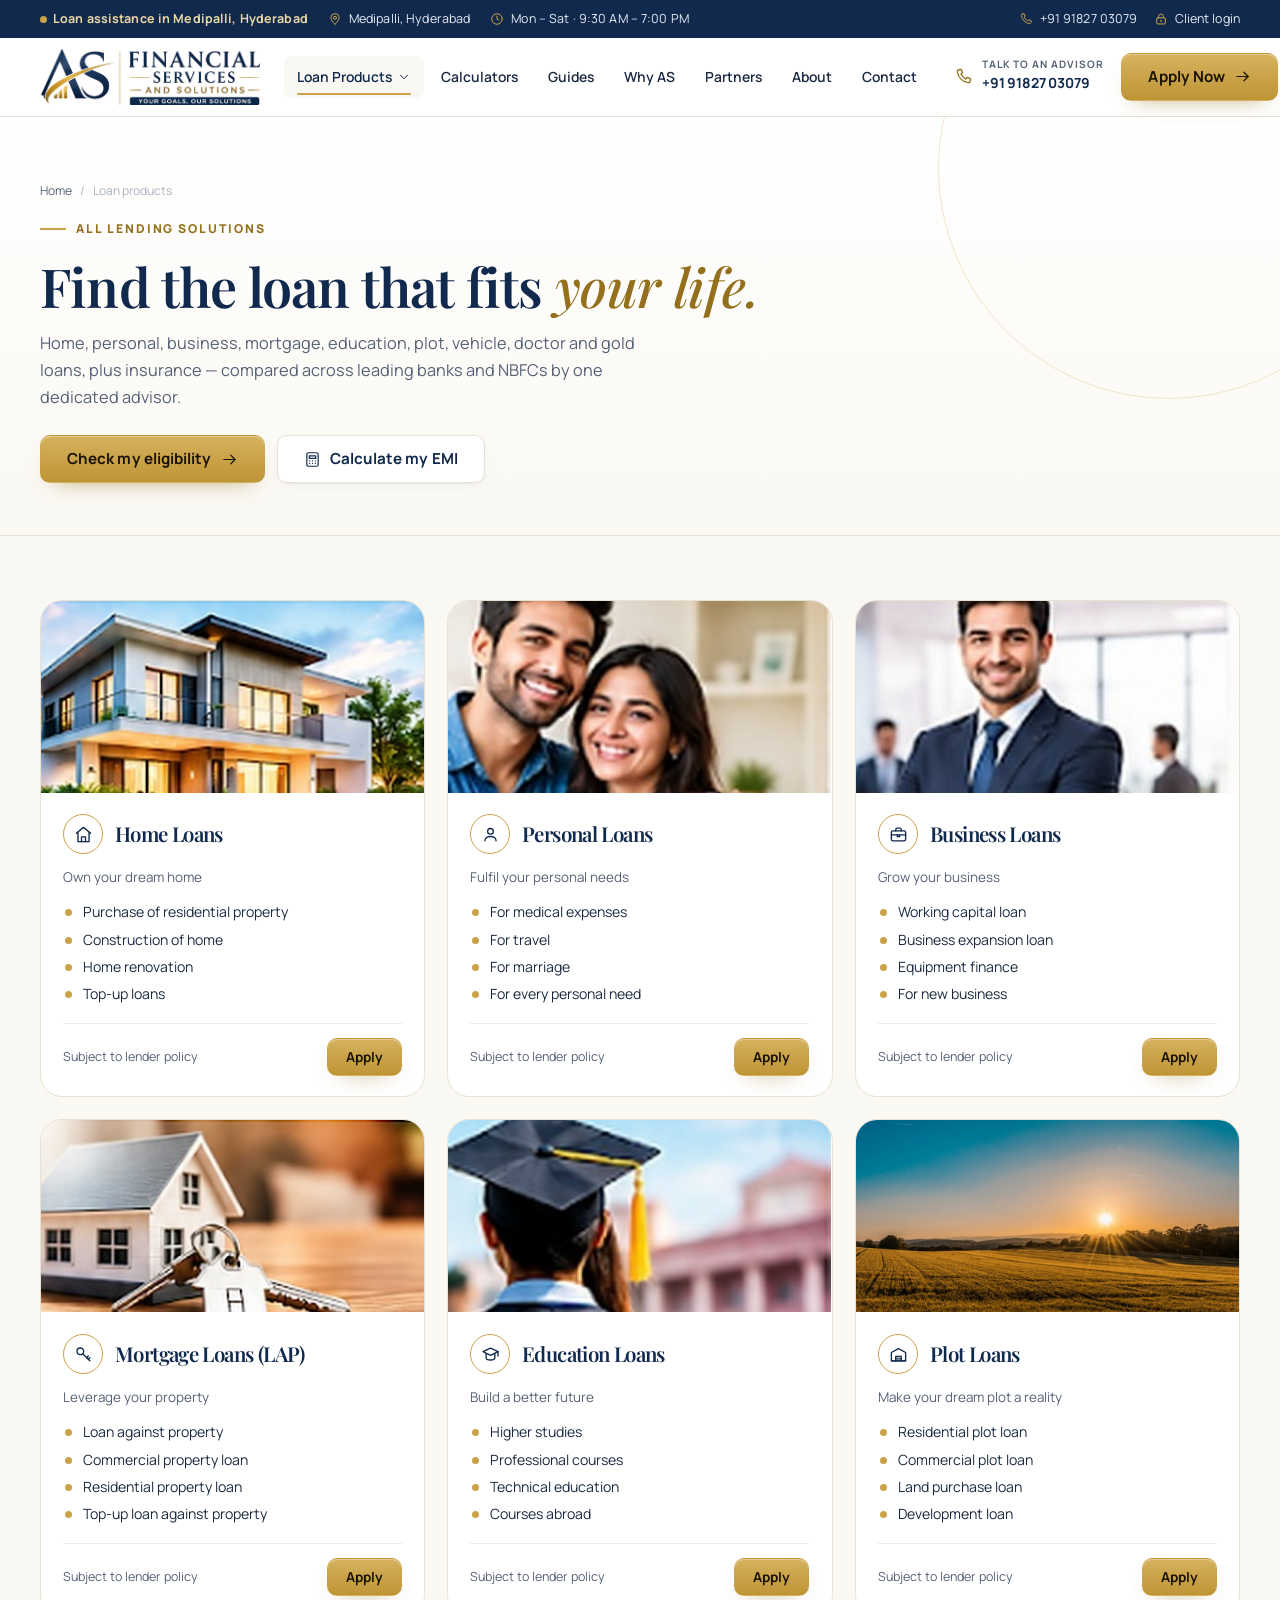
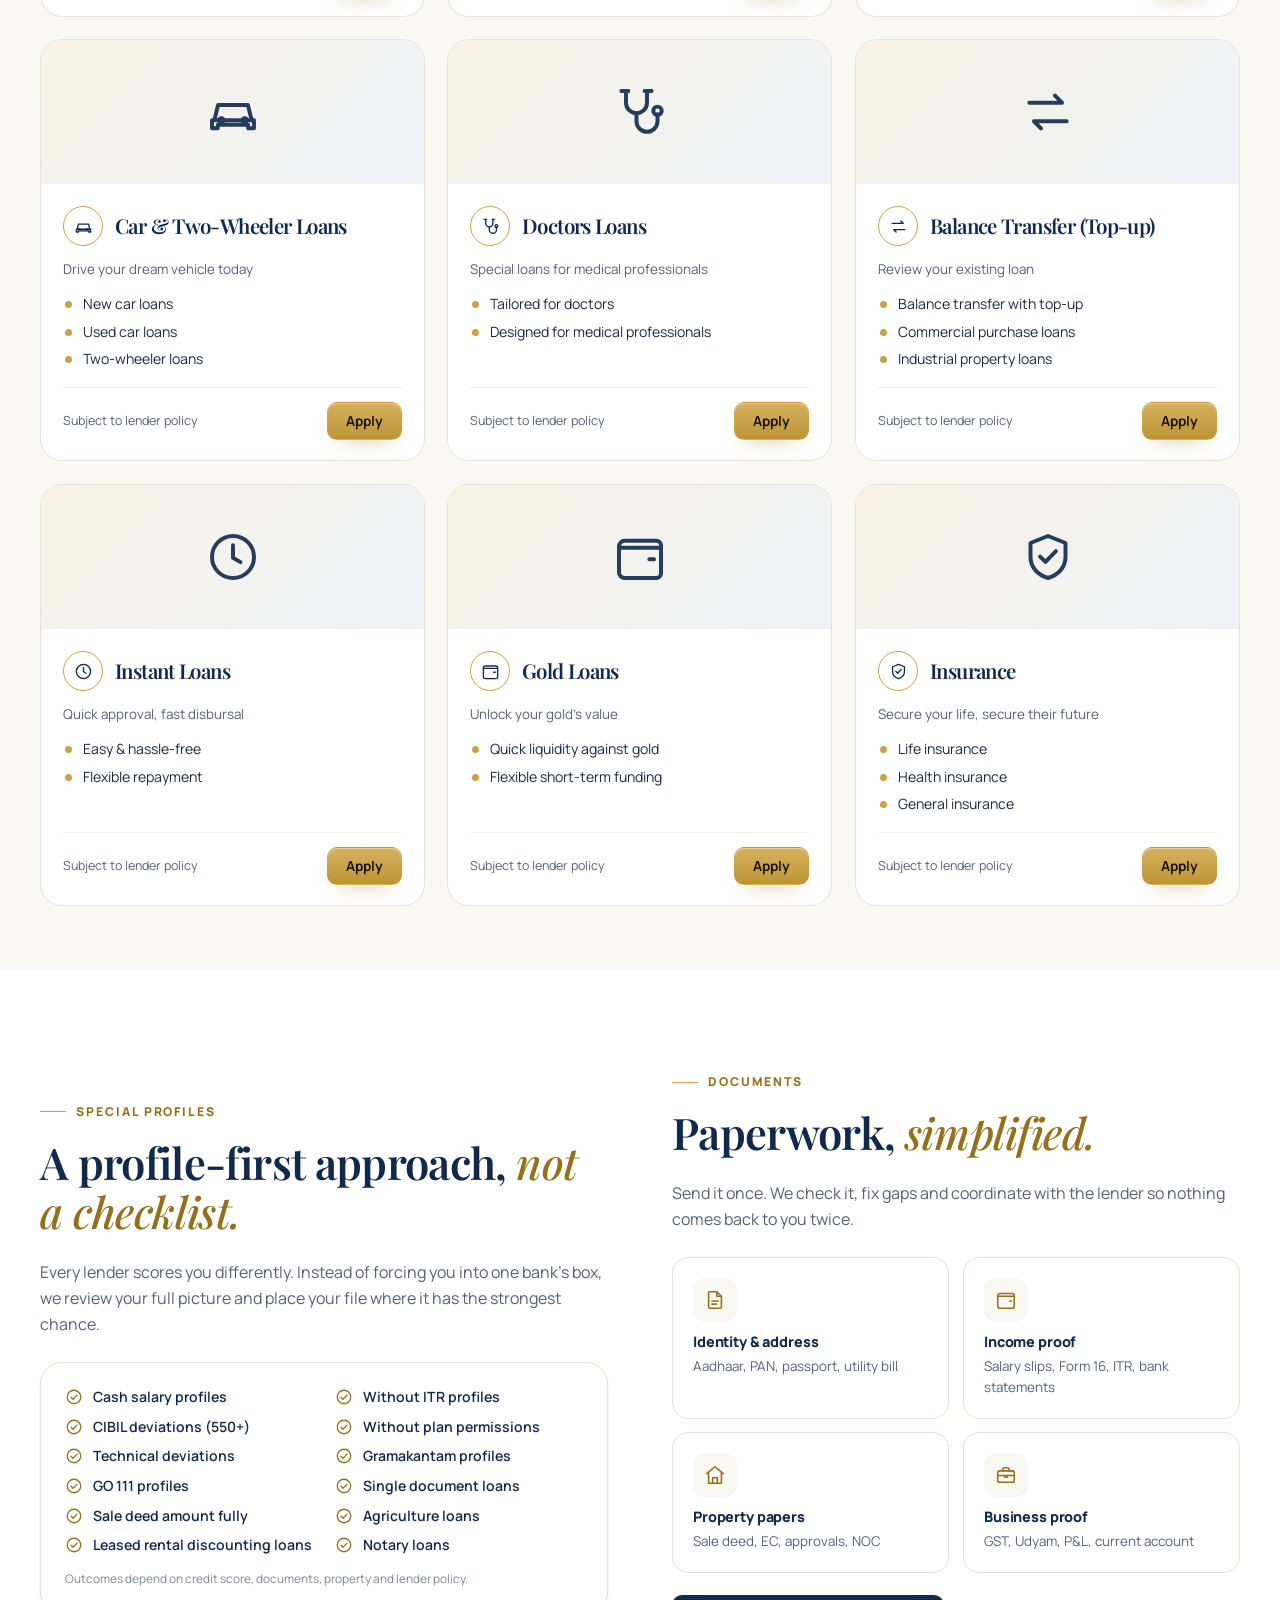
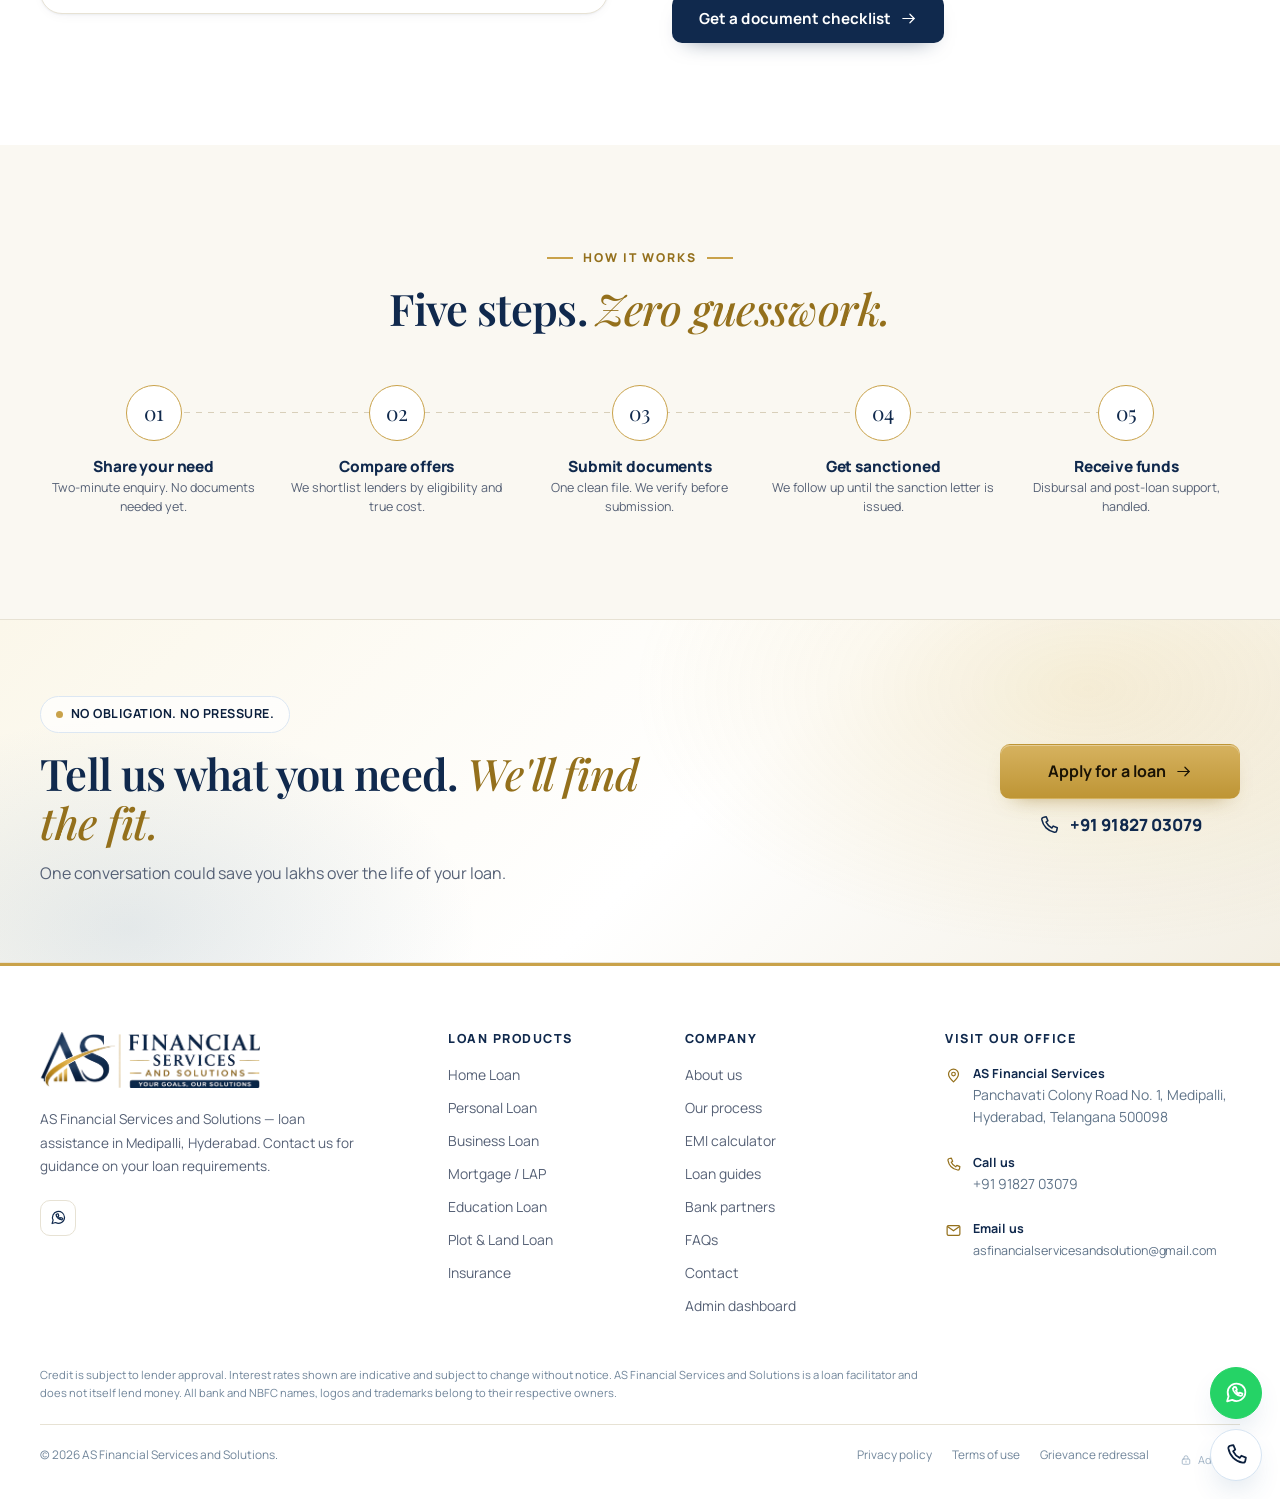
<file: loans.html>
<!DOCTYPE html>
<html lang="en">
<head>
  <meta charset="UTF-8">
  <meta name="viewport" content="width=device-width, initial-scale=1.0">
  <title>Loan Products | Home, Personal, Business &amp; More — AS Financial</title>
  <meta name="description" content="Explore home loans, personal loans, business loans, mortgage loans, education loans, plot loans and more. Compare 30+ bank and NBFC offers with AS Financial, Hyderabad.">
  <meta name="theme-color" content="#10294D">
  <link rel="icon" href="assets/img/brand/favicon.png" type="image/png">
  <link rel="preconnect" href="https://fonts.googleapis.com">
  <link rel="preconnect" href="https://fonts.gstatic.com" crossorigin>
  <link rel="stylesheet" href="assets/css/styles.css">
  <link rel="stylesheet" href="assets/css/pro-light.css">
<link rel="stylesheet" href="assets/css/pro-motion.css">
</head>
<body>
  <a class="skip-link" href="#main">Skip to content</a>

  <div class="topbar">
    <div class="container">
      <div class="topbar-left">
        <span class="topbar-badge"><span class="dot"></span> Loan assistance in Medipalli, Hyderabad</span>
        <span class="topbar-item"><svg class="icon" aria-hidden="true"><use href="#i-pin"></use></svg> <span class="full">Medipalli, Hyderabad</span></span>
        <span class="topbar-item"><svg class="icon" aria-hidden="true"><use href="#i-clock"></use></svg> <span class="full" data-setting="hours">Mon – Sat · 9:30 AM – 7:00 PM</span></span>
      </div>
      <div class="topbar-right">
        <a class="topbar-item" href="tel:+919182703079" data-setting="phone"><svg class="icon" aria-hidden="true"><use href="#i-phone"></use></svg> 91827 03079</a>
        <a class="topbar-item" href="admin.html"><svg class="icon" aria-hidden="true"><use href="#i-lock"></use></svg> Client login</a>
      </div>
    </div>
  </div>

  <header class="site-header">
    <div class="container header-inner">
      <a class="brand" href="index.html" aria-label="AS Financial home"><img class="brand-logo" src="assets/img/brand/logo-full.png" alt="AS Financial Services and Solutions — Your Goals, Our Solutions" width="200" height="51"></a>
      <nav class="nav" aria-label="Primary">
        <div class="nav-item">
          <a class="nav-link" href="loans.html" aria-current="page">Loan Products <svg class="icon icon-chevron" aria-hidden="true"><use href="#i-chevron"></use></svg></a>
          <div class="dropdown dropdown-wide">
            <span class="dropdown-head">Retail loans</span>
            <a href="#home-loan"><svg class="icon" aria-hidden="true"><use href="#i-home"></use></svg><span>Home Loan<small>Purchase, construction &amp; top-up</small></span></a>
            <a href="#personal-loan"><svg class="icon" aria-hidden="true"><use href="#i-user"></use></svg><span>Personal Loan<small>For every personal milestone</small></span></a>
            <a href="#business-loan"><svg class="icon" aria-hidden="true"><use href="#i-briefcase"></use></svg><span>Business Loan<small>Working capital &amp; expansion</small></span></a>
            <a href="#mortgage-loan"><svg class="icon" aria-hidden="true"><use href="#i-key"></use></svg><span>Mortgage / LAP<small>Loan against your property</small></span></a>
            <a href="#education-loan"><svg class="icon" aria-hidden="true"><use href="#i-graduation"></use></svg><span>Education Loan<small>India &amp; overseas studies</small></span></a>
            <a href="#plot-loan"><svg class="icon" aria-hidden="true"><use href="#i-plot"></use></svg><span>Plot &amp; Land Loan<small>Build your future address</small></span></a>
            <span class="dropdown-head">More solutions</span>
            <a href="#car-loan"><svg class="icon" aria-hidden="true"><use href="#i-car"></use></svg><span>Car Loan<small>New &amp; used vehicles</small></span></a>
            <a href="#doctor-loan"><svg class="icon" aria-hidden="true"><use href="#i-stethoscope"></use></svg><span>Doctor Loan<small>Tailored for medical professionals</small></span></a>
            <a href="#balance-transfer"><svg class="icon" aria-hidden="true"><use href="#i-transfer"></use></svg><span>Balance Transfer<small>Lower your existing EMI</small></span></a>
            <a href="#insurance"><svg class="icon" aria-hidden="true"><use href="#i-shield"></use></svg><span>Insurance<small>Life, health &amp; general cover</small></span></a>
          </div>
        </div>
        <a class="nav-link" href="calculators.html">Calculators</a>
        <a class="nav-link" href="guides.html">Guides</a>
        <a class="nav-link" href="index.html#why-us">Why AS</a>
        <a class="nav-link" href="index.html#partners">Partners</a>
        <a class="nav-link" href="about.html">About</a>
        <a class="nav-link" href="contact.html">Contact</a>
      </nav>
      <div class="header-actions">
        <a class="header-phone" href="tel:+919182703079" data-setting="phone">
          <svg class="icon" aria-hidden="true"><use href="#i-phone"></use></svg>
          <span><small>Talk to an advisor</small><strong>91827 03079</strong></span>
        </a>
        <button class="btn btn-gold" data-popup-open="apply-popup">Apply Now <svg class="icon icon-sm" aria-hidden="true"><use href="#i-arrow-right"></use></svg></button>
        <button class="menu-toggle" data-menu-open aria-label="Open menu"><svg class="icon" aria-hidden="true"><use href="#i-menu"></use></svg></button>
      </div>
    </div>
  </header>

  <div class="mobile-nav" aria-label="Mobile menu">
    <div class="mobile-nav-head">
      <a class="brand" href="index.html"><img class="brand-logo" src="assets/img/brand/logo-full.png" alt="AS Financial Services and Solutions — Your Goals, Our Solutions" width="200" height="51"></a>
      <button class="menu-toggle" data-menu-close aria-label="Close menu"><svg class="icon" aria-hidden="true"><use href="#i-close"></use></svg></button>
    </div>
    <a class="m-link" href="index.html">Home</a>
    <a class="m-link" href="loans.html">Loan Products <svg class="icon icon-sm" aria-hidden="true"><use href="#i-arrow-up-right"></use></svg></a>
    <a class="m-link" href="emi-calculator.html">EMI Calculator</a>
    <a class="m-link" href="index.html#why-us">Why AS</a>
    <a class="m-link" href="index.html#partners">Our Partners</a>
    <a class="m-link" href="about.html">About Us</a>
    <a class="m-link" href="contact.html">Contact</a>
    <div class="m-cta">
      <button class="btn btn-gold btn-block" data-popup-open="apply-popup">Apply for a loan</button>
      <a class="btn btn-outline btn-block" href="tel:+919182703079" data-setting="phone"><svg class="icon icon-sm" aria-hidden="true"><use href="#i-phone"></use></svg> Call 91827 03079</a>
    </div>
  </div>

  <main id="main">
    <section class="page-hero">
      <div class="container">
        <div class="breadcrumb"><a href="index.html">Home</a><span>/</span><span>Loan products</span></div>
        <div class="eyebrow">All lending solutions</div>
        <h1>Find the loan that fits <span class="serif">your life.</span></h1>
        <p>Home, personal, business, mortgage, education, plot, vehicle, doctor and gold loans, plus insurance — compared across leading banks and NBFCs by one dedicated advisor.</p>
        <div style="display:flex;gap:12px;flex-wrap:wrap;margin-top:24px">
          <button class="btn btn-gold" data-popup-open="apply-popup">Check my eligibility <svg class="icon icon-sm" aria-hidden="true"><use href="#i-arrow-right"></use></svg></button>
          <a class="btn btn-light" href="emi-calculator.html"><svg class="icon icon-sm" aria-hidden="true"><use href="#i-calculator"></use></svg> Calculate my EMI</a>
        </div>
      </div>
    </section>

    <section class="section section-cream section-tight">
      <div class="container">
        <div class="pgrid">
          <article class="pcard reveal" id="home-loan">
            <div class="pcard-media"><img src="assets/img/poster/home-loan.jpg" alt="Modern home" loading="lazy"></div>
            <div class="pcard-body">
              <div class="pcard-head"><span class="pcard-ico"><svg class="icon" aria-hidden="true"><use href="#i-home"></use></svg></span><h3>Home Loans</h3></div>
              <p class="tag">Own your dream home</p>
              <ul><li>Purchase of residential property</li><li>Construction of home</li><li>Home renovation</li><li>Top-up loans</li></ul>
              <div class="pcard-foot"><span>Subject to lender policy</span><button class="btn btn-gold btn-sm" data-popup-open="apply-popup">Apply</button></div>
            </div>
          </article>
          <article class="pcard reveal" id="personal-loan">
            <div class="pcard-media"><img src="assets/img/poster/personal-loan.jpg" alt="Smiling couple" loading="lazy"></div>
            <div class="pcard-body">
              <div class="pcard-head"><span class="pcard-ico"><svg class="icon" aria-hidden="true"><use href="#i-user"></use></svg></span><h3>Personal Loans</h3></div>
              <p class="tag">Fulfil your personal needs</p>
              <ul><li>For medical expenses</li><li>For travel</li><li>For marriage</li><li>For every personal need</li></ul>
              <div class="pcard-foot"><span>Subject to lender policy</span><button class="btn btn-gold btn-sm" data-popup-open="apply-popup">Apply</button></div>
            </div>
          </article>
          <article class="pcard reveal" id="business-loan">
            <div class="pcard-media"><img src="assets/img/poster/business-loan.jpg" alt="Business professional" loading="lazy"></div>
            <div class="pcard-body">
              <div class="pcard-head"><span class="pcard-ico"><svg class="icon" aria-hidden="true"><use href="#i-briefcase"></use></svg></span><h3>Business Loans</h3></div>
              <p class="tag">Grow your business</p>
              <ul><li>Working capital loan</li><li>Business expansion loan</li><li>Equipment finance</li><li>For new business</li></ul>
              <div class="pcard-foot"><span>Subject to lender policy</span><button class="btn btn-gold btn-sm" data-popup-open="apply-popup">Apply</button></div>
            </div>
          </article>
          <article class="pcard reveal" id="mortgage-loan">
            <div class="pcard-media"><img src="assets/img/poster/mortgage.jpg" alt="House with keys" loading="lazy"></div>
            <div class="pcard-body">
              <div class="pcard-head"><span class="pcard-ico"><svg class="icon" aria-hidden="true"><use href="#i-key"></use></svg></span><h3>Mortgage Loans (LAP)</h3></div>
              <p class="tag">Leverage your property</p>
              <ul><li>Loan against property</li><li>Commercial property loan</li><li>Residential property loan</li><li>Top-up loan against property</li></ul>
              <div class="pcard-foot"><span>Subject to lender policy</span><button class="btn btn-gold btn-sm" data-popup-open="apply-popup">Apply</button></div>
            </div>
          </article>
          <article class="pcard reveal" id="education-loan">
            <div class="pcard-media"><img src="assets/img/poster/education-loan.jpg" alt="Graduate" loading="lazy"></div>
            <div class="pcard-body">
              <div class="pcard-head"><span class="pcard-ico"><svg class="icon" aria-hidden="true"><use href="#i-graduation"></use></svg></span><h3>Education Loans</h3></div>
              <p class="tag">Build a better future</p>
              <ul><li>Higher studies</li><li>Professional courses</li><li>Technical education</li><li>Courses abroad</li></ul>
              <div class="pcard-foot"><span>Subject to lender policy</span><button class="btn btn-gold btn-sm" data-popup-open="apply-popup">Apply</button></div>
            </div>
          </article>
          <article class="pcard reveal" id="plot-loan">
            <div class="pcard-media"><img src="assets/img/plot.jpg" alt="Open land" loading="lazy"></div>
            <div class="pcard-body">
              <div class="pcard-head"><span class="pcard-ico"><svg class="icon" aria-hidden="true"><use href="#i-plot"></use></svg></span><h3>Plot Loans</h3></div>
              <p class="tag">Make your dream plot a reality</p>
              <ul><li>Residential plot loan</li><li>Commercial plot loan</li><li>Land purchase loan</li><li>Development loan</li></ul>
              <div class="pcard-foot"><span>Subject to lender policy</span><button class="btn btn-gold btn-sm" data-popup-open="apply-popup">Apply</button></div>
            </div>
          </article>
          <article class="pcard reveal" id="car-loan">
            <div class="pcard-media icon-only"><svg class="icon" aria-hidden="true"><use href="#i-car"></use></svg></div>
            <div class="pcard-body">
              <div class="pcard-head"><span class="pcard-ico"><svg class="icon" aria-hidden="true"><use href="#i-car"></use></svg></span><h3>Car &amp; Two-Wheeler Loans</h3></div>
              <p class="tag">Drive your dream vehicle today</p>
              <ul><li>New car loans</li><li>Used car loans</li><li>Two-wheeler loans</li></ul>
              <div class="pcard-foot"><span>Subject to lender policy</span><button class="btn btn-gold btn-sm" data-popup-open="apply-popup">Apply</button></div>
            </div>
          </article>
          <article class="pcard reveal" id="doctor-loan">
            <div class="pcard-media icon-only"><svg class="icon" aria-hidden="true"><use href="#i-stethoscope"></use></svg></div>
            <div class="pcard-body">
              <div class="pcard-head"><span class="pcard-ico"><svg class="icon" aria-hidden="true"><use href="#i-stethoscope"></use></svg></span><h3>Doctors Loans</h3></div>
              <p class="tag">Special loans for medical professionals</p>
              <ul><li>Tailored for doctors</li><li>Designed for medical professionals</li></ul>
              <div class="pcard-foot"><span>Subject to lender policy</span><button class="btn btn-gold btn-sm" data-popup-open="apply-popup">Apply</button></div>
            </div>
          </article>
          <article class="pcard reveal" id="balance-transfer">
            <div class="pcard-media icon-only"><svg class="icon" aria-hidden="true"><use href="#i-transfer"></use></svg></div>
            <div class="pcard-body">
              <div class="pcard-head"><span class="pcard-ico"><svg class="icon" aria-hidden="true"><use href="#i-transfer"></use></svg></span><h3>Balance Transfer (Top-up)</h3></div>
              <p class="tag">Review your existing loan</p>
              <ul><li>Balance transfer with top-up</li><li>Commercial purchase loans</li><li>Industrial property loans</li></ul>
              <div class="pcard-foot"><span>Subject to lender policy</span><button class="btn btn-gold btn-sm" data-popup-open="apply-popup">Apply</button></div>
            </div>
          </article>
          <article class="pcard reveal" id="instant-loan">
            <div class="pcard-media icon-only"><svg class="icon" aria-hidden="true"><use href="#i-clock"></use></svg></div>
            <div class="pcard-body">
              <div class="pcard-head"><span class="pcard-ico"><svg class="icon" aria-hidden="true"><use href="#i-clock"></use></svg></span><h3>Instant Loans</h3></div>
              <p class="tag">Quick approval, fast disbursal</p>
              <ul><li>Easy &amp; hassle-free</li><li>Flexible repayment</li></ul>
              <div class="pcard-foot"><span>Subject to lender policy</span><button class="btn btn-gold btn-sm" data-popup-open="apply-popup">Apply</button></div>
            </div>
          </article>
          <article class="pcard reveal" id="gold-loan">
            <div class="pcard-media icon-only"><svg class="icon" aria-hidden="true"><use href="#i-wallet"></use></svg></div>
            <div class="pcard-body">
              <div class="pcard-head"><span class="pcard-ico"><svg class="icon" aria-hidden="true"><use href="#i-wallet"></use></svg></span><h3>Gold Loans</h3></div>
              <p class="tag">Unlock your gold’s value</p>
              <ul><li>Quick liquidity against gold</li><li>Flexible short-term funding</li></ul>
              <div class="pcard-foot"><span>Subject to lender policy</span><button class="btn btn-gold btn-sm" data-popup-open="apply-popup">Apply</button></div>
            </div>
          </article>
          <article class="pcard reveal" id="insurance">
            <div class="pcard-media icon-only"><svg class="icon" aria-hidden="true"><use href="#i-shield"></use></svg></div>
            <div class="pcard-body">
              <div class="pcard-head"><span class="pcard-ico"><svg class="icon" aria-hidden="true"><use href="#i-shield"></use></svg></span><h3>Insurance</h3></div>
              <p class="tag">Secure your life, secure their future</p>
              <ul><li>Life insurance</li><li>Health insurance</li><li>General insurance</li></ul>
              <div class="pcard-foot"><span>Subject to lender policy</span><button class="btn btn-gold btn-sm" data-popup-open="apply-popup">Apply</button></div>
            </div>
          </article>
        </div>
      </div>
    </section>

    <!-- Eligibility and docs -->
    <section class="section section-white" id="eligibility">
      <div class="container split">
        <div class="reveal">
          <div class="eyebrow">Special profiles</div>
          <h2>A profile-first approach, <span class="serif">not a checklist.</span></h2>
          <p style="color:var(--muted)">Every lender scores you differently. Instead of forcing you into one bank&#39;s box, we review your full picture and place your file where it has the strongest chance.</p>
          <div class="profiles" style="display:block;margin-top:24px;padding:24px"><ul><li><svg class="icon" aria-hidden="true"><use href="#i-check-circle"></use></svg><span>Cash salary profiles</span></li><li><svg class="icon" aria-hidden="true"><use href="#i-check-circle"></use></svg><span>Without ITR profiles</span></li><li><svg class="icon" aria-hidden="true"><use href="#i-check-circle"></use></svg><span>CIBIL deviations (550+)</span></li><li><svg class="icon" aria-hidden="true"><use href="#i-check-circle"></use></svg><span>Without plan permissions</span></li><li><svg class="icon" aria-hidden="true"><use href="#i-check-circle"></use></svg><span>Technical deviations</span></li><li><svg class="icon" aria-hidden="true"><use href="#i-check-circle"></use></svg><span>Gramakantam profiles</span></li><li><svg class="icon" aria-hidden="true"><use href="#i-check-circle"></use></svg><span>GO 111 profiles</span></li><li><svg class="icon" aria-hidden="true"><use href="#i-check-circle"></use></svg><span>Single document loans</span></li><li><svg class="icon" aria-hidden="true"><use href="#i-check-circle"></use></svg><span>Sale deed amount fully</span></li><li><svg class="icon" aria-hidden="true"><use href="#i-check-circle"></use></svg><span>Agriculture loans</span></li><li><svg class="icon" aria-hidden="true"><use href="#i-check-circle"></use></svg><span>Leased rental discounting loans</span></li><li><svg class="icon" aria-hidden="true"><use href="#i-check-circle"></use></svg><span>Notary loans</span></li></ul>
          <p style="font-size:.74rem;color:var(--muted-2);margin-top:14px">Outcomes depend on credit score, documents, property and lender policy.</p></div>
        </div>
        <div class="reveal">
          <div class="eyebrow">Documents</div>
          <h2>Paperwork, <span class="serif">simplified.</span></h2>
          <p style="color:var(--muted)">Send it once. We check it, fix gaps and coordinate with the lender so nothing comes back to you twice.</p>
          <div class="mini-grid-2">
            <div class="benefit" style="padding:20px"><div class="b-icon" style="margin-bottom:12px"><svg class="icon" aria-hidden="true"><use href="#i-doc"></use></svg></div><h4 style="font-size:.9rem">Identity &amp; address</h4><p>Aadhaar, PAN, passport, utility bill</p></div>
            <div class="benefit" style="padding:20px"><div class="b-icon" style="margin-bottom:12px"><svg class="icon" aria-hidden="true"><use href="#i-wallet"></use></svg></div><h4 style="font-size:.9rem">Income proof</h4><p>Salary slips, Form 16, ITR, bank statements</p></div>
            <div class="benefit" style="padding:20px"><div class="b-icon" style="margin-bottom:12px"><svg class="icon" aria-hidden="true"><use href="#i-home"></use></svg></div><h4 style="font-size:.9rem">Property papers</h4><p>Sale deed, EC, approvals, NOC</p></div>
            <div class="benefit" style="padding:20px"><div class="b-icon" style="margin-bottom:12px"><svg class="icon" aria-hidden="true"><use href="#i-briefcase"></use></svg></div><h4 style="font-size:.9rem">Business proof</h4><p>GST, Udyam, P&amp;L, current account</p></div>
          </div>
          <a class="btn btn-navy" href="contact.html" style="margin-top:22px">Get a document checklist <svg class="icon icon-sm" aria-hidden="true"><use href="#i-arrow-right"></use></svg></a>
        </div>
      </div>
    </section>

    <!-- Process -->
    <section class="section section-cream" id="process">
      <div class="container">
        <div class="section-head center reveal">
          <div class="eyebrow center">How it works</div>
          <h2>Five steps. <span class="serif">Zero guesswork.</span></h2>
        </div>
        <div class="steps">
          <div class="step reveal"><div class="step-num">01</div><h4>Share your need</h4><p>Two-minute enquiry. No documents needed yet.</p></div>
          <div class="step reveal"><div class="step-num">02</div><h4>Compare offers</h4><p>We shortlist lenders by eligibility and true cost.</p></div>
          <div class="step reveal"><div class="step-num">03</div><h4>Submit documents</h4><p>One clean file. We verify before submission.</p></div>
          <div class="step reveal"><div class="step-num">04</div><h4>Get sanctioned</h4><p>We follow up until the sanction letter is issued.</p></div>
          <div class="step reveal"><div class="step-num">05</div><h4>Receive funds</h4><p>Disbursal and post-loan support, handled.</p></div>
        </div>
      </div>
    </section>

    <section class="cta-band">
      <div class="container cta-inner">
        <div>
          <span class="pill pill-soft"><span class="dot"></span> No obligation. No pressure.</span>
          <h2 style="margin-top:16px">Tell us what you need. <span class="serif" >We'll find the fit.</span></h2>
          <p>One conversation could save you lakhs over the life of your loan.</p>
        </div>
        <div class="cta-actions">
          <button class="btn btn-gold btn-lg" data-popup-open="apply-popup">Apply for a loan <svg class="icon icon-sm" aria-hidden="true"><use href="#i-arrow-right"></use></svg></button>
          <a class="cta-phone" href="tel:+919182703079" data-setting="phone"><svg class="icon" aria-hidden="true"><use href="#i-phone"></use></svg> 91827 03079</a>
        </div>
      </div>
    </section>
  </main>

  <footer class="site-footer">
    <div class="container">
      <div class="footer-grid">
        <div class="footer-brand">
          <a class="brand" href="index.html"><img class="brand-logo" src="assets/img/brand/logo-full.png" alt="AS Financial Services and Solutions — Your Goals, Our Solutions" width="200" height="51"></a>
          <p class="footer-about">AS Financial Services and Solutions — loan assistance in Medipalli, Hyderabad. Contact us for guidance on your loan requirements.</p>
          <div class="footer-social">
            <a href="https://wa.me/919182703079" aria-label="WhatsApp"><svg class="icon" aria-hidden="true"><use href="#i-whatsapp"></use></svg></a>
          </div>
        </div>
        <div class="footer-col"><h4>Loan products</h4><ul>
          <li><a href="#home-loan">Home Loan</a></li><li><a href="#personal-loan">Personal Loan</a></li><li><a href="#business-loan">Business Loan</a></li><li><a href="#mortgage-loan">Mortgage / LAP</a></li><li><a href="#education-loan">Education Loan</a></li><li><a href="#plot-loan">Plot &amp; Land Loan</a></li><li><a href="#insurance">Insurance</a></li>
        </ul></div>
        <div class="footer-col"><h4>Company</h4><ul>
          <li><a href="about.html">About us</a></li><li><a href="#process">Our process</a></li><li><a href="emi-calculator.html">EMI calculator</a></li>
          <li><a href="guides.html">Loan guides</a></li><li><a href="index.html#partners">Bank partners</a></li><li><a href="index.html#faq">FAQs</a></li><li><a href="contact.html">Contact</a></li><li><a href="admin.html">Admin dashboard</a></li>
        </ul></div>
        <div class="footer-col"><h4>Visit our office</h4><ul class="footer-contact" style="list-style:none;padding:0">
          <li><svg class="icon" aria-hidden="true"><use href="#i-pin"></use></svg><span><strong>AS Financial Services</strong><a href="https://maps.google.com/?q=Panchavati+Colony+Road+No+1+Medipalli+Hyderabad" data-setting="address" target="_blank" rel="noopener">Panchavati Colony Road No. 1, Medipalli, Hyderabad, Telangana 500098</a></span></li>
          <li><svg class="icon" aria-hidden="true"><use href="#i-phone"></use></svg><span><strong>Call us</strong><a href="tel:+919182703079" data-setting="phone">+91 91827 03079</a></span></li>
          <li><svg class="icon" aria-hidden="true"><use href="#i-mail"></use></svg><span><strong>Email us</strong><a href="mailto:asfinancialservicesandsolution@gmail.com" data-setting="email" style="word-break:break-word">asfinancialservicesandsolution@gmail.com</a></span></li>
        </ul></div>
      </div>
      <div class="footer-disclaimer">Credit is subject to lender approval. Interest rates shown are indicative and subject to change without notice. AS Financial Services and Solutions is a loan facilitator and does not itself lend money. All bank and NBFC names, logos and trademarks belong to their respective owners.</div>
      <div class="footer-bottom">
        <span>© <span data-year>2026</span> AS Financial Services and Solutions.</span>
        <div class="footer-links"><a href="privacy-policy.html">Privacy policy</a><a href="#">Terms of use</a><a href="contact.html">Grievance redressal</a><a class="admin-chip" href="admin.html"><svg class="icon" style="width:12px;height:12px" aria-hidden="true"><use href="#i-lock"></use></svg> Admin</a></div>
      </div>
    </div>
  </footer>

  <div class="float-actions">
    <a class="fab fab-wa" href="https://wa.me/919182703079" data-wa-link="Hi AS Financial, I need help choosing a loan." target="_blank" rel="noopener" aria-label="Chat on WhatsApp"><svg class="icon" aria-hidden="true"><use href="#i-whatsapp"></use></svg></a>
    <a class="fab" href="tel:+919182703079" data-setting="phone" aria-label="Call AS Financial"><svg class="icon" aria-hidden="true"><use href="#i-phone"></use></svg></a>
  </div>

  <div class="popup-overlay" id="apply-popup" role="dialog" aria-modal="true" aria-labelledby="apply-title">
    <div class="popup">
      <button class="popup-close" data-popup-close aria-label="Close"><svg class="icon icon-sm" aria-hidden="true"><use href="#i-close"></use></svg></button>
      <span class="pill pill-gold" style="margin-bottom:12px"><span class="dot"></span> Free eligibility check</span>
      <h3 id="apply-title">Let's find your best loan.</h3>
      <p>Share a few details and an advisor will call you within 30 minutes with indicative offers.</p>
      <form data-lead-form data-source="Loans page popup">
        <div class="form-grid">
          <div class="field full"><label for="lp-name">Full name <span class="req">*</span></label><input id="lp-name" name="name" type="text" placeholder="e.g. Ramesh Kumar" required></div>
          <div class="field"><label for="lp-phone">Mobile number <span class="req">*</span></label><input id="lp-phone" name="phone" type="tel" placeholder="10-digit mobile" required></div>
          <div class="field"><label for="lp-email">Email</label><input id="lp-email" name="email" type="email" placeholder="you@example.com"></div>
          <div class="field"><label for="lp-product">Loan type</label><select id="lp-product" name="product"><option>Home Loan</option><option>Personal Loan</option><option>Business Loan</option><option>Mortgage / LAP</option><option>Education Loan</option><option>Plot / Land Loan</option><option>Car Loan</option><option>Doctor Loan</option><option>Balance Transfer</option><option>Insurance</option><option>Other</option></select></div>
          <div class="field"><label for="lp-amount">Loan amount</label><select id="lp-amount" name="amount"><option>Below ₹5 Lakh</option><option>₹5 – 10 Lakh</option><option selected>₹10 – 25 Lakh</option><option>₹25 – 50 Lakh</option><option>₹50 Lakh – 1 Crore</option><option>Above ₹1 Crore</option></select></div>
          <div class="field"><label for="lp-employment">Employment</label><select id="lp-employment" name="employment"><option>Salaried</option><option>Self-employed</option><option>Business owner</option><option>NRI</option></select></div>
          <div class="field"><label for="lp-city">City</label><input id="lp-city" name="city" type="text" value="Hyderabad"></div>
          <div class="field full"><label for="lp-message">Tell us more</label><input id="lp-message" name="message" type="text" placeholder="Optional"></div>
          <div class="full"><label class="consent"><input type="checkbox" required> I agree to be contacted by AS Financial about my enquiry by phone, SMS or WhatsApp and accept the <a href="privacy-policy.html">privacy policy</a>.</label></div>
          <div class="field full"><button class="btn btn-gold btn-block" type="submit">Get a call back <svg class="icon icon-sm" aria-hidden="true"><use href="#i-arrow-right"></use></svg></button></div>
          <div class="form-success full"><svg class="icon icon-sm" aria-hidden="true"><use href="#i-check-circle"></use></svg><span>Thanks! Your enquiry is in. Our advisor will call you within 30 minutes.</span></div>
        </div>
      </form>
    </div>
  </div>

  <script src="assets/js/icons.js"></script>
  <script src="assets/js/main.js"></script>
<script src="assets/js/pro-motion.js" defer></script>
</body>
</html>
</file>
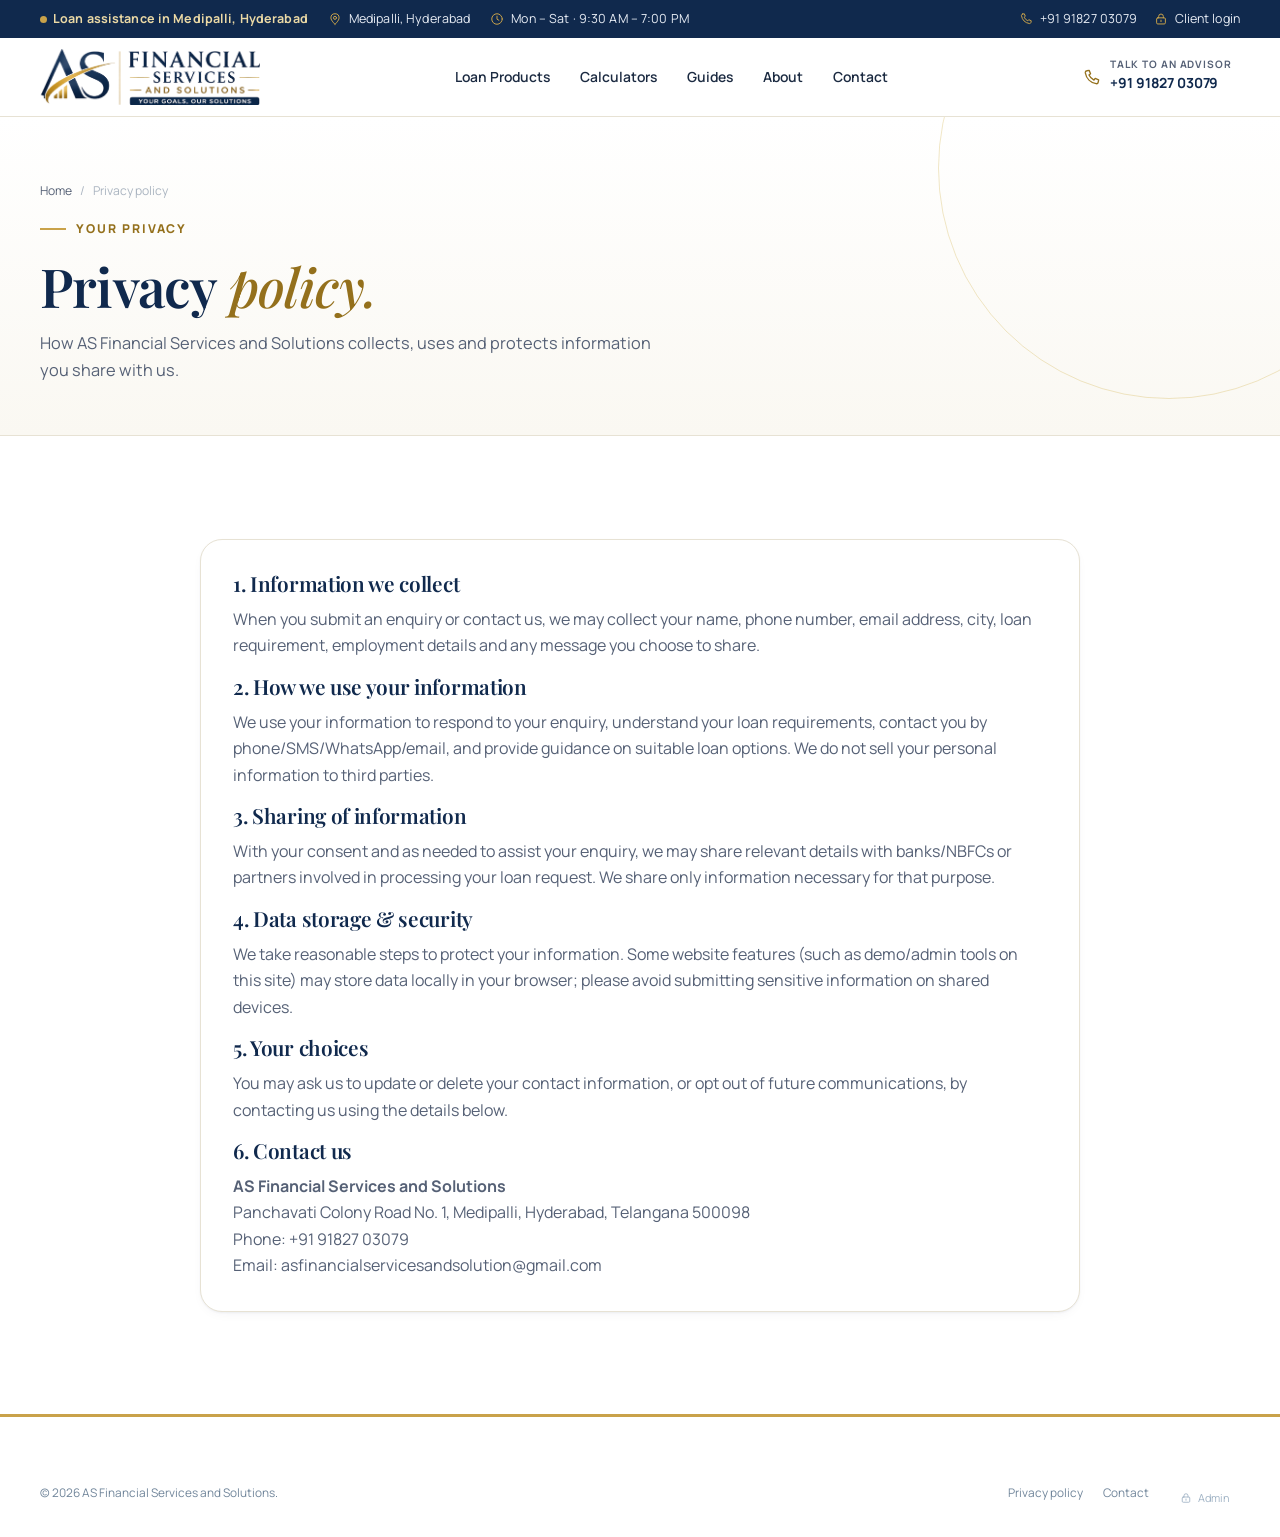
<file: privacy-policy.html>
<!DOCTYPE html>
<html lang="en">
<head>
  <meta charset="UTF-8">
  <meta name="viewport" content="width=device-width, initial-scale=1.0">
  <title>Privacy Policy | AS Financial Services and Solutions</title>
  <meta name="description" content="Privacy policy for AS Financial Services and Solutions, Medipalli, Hyderabad.">
  <meta name="theme-color" content="#10294D">
  <link rel="icon" href="assets/img/brand/favicon.png" type="image/png">
  <link rel="stylesheet" href="assets/css/styles.css">
  <link rel="stylesheet" href="assets/css/pro-light.css">
<link rel="stylesheet" href="assets/css/pro-motion.css">
</head>
<body>
  <a class="skip-link" href="#main">Skip to content</a>

  <div class="topbar">
    <div class="container">
      <div class="topbar-left">
        <span class="topbar-badge"><span class="dot"></span> Loan assistance in Medipalli, Hyderabad</span>
        <span class="topbar-item"><svg class="icon" aria-hidden="true"><use href="#i-pin"></use></svg> <span class="full">Medipalli, Hyderabad</span></span>
        <span class="topbar-item"><svg class="icon" aria-hidden="true"><use href="#i-clock"></use></svg> <span class="full" data-setting="hours">Mon – Sat · 9:30 AM – 7:00 PM</span></span>
      </div>
      <div class="topbar-right">
        <a class="topbar-item" href="tel:+919182703079" data-setting="phone"><svg class="icon" aria-hidden="true"><use href="#i-phone"></use></svg> 91827 03079</a>
        <a class="topbar-item" href="admin.html"><svg class="icon" aria-hidden="true"><use href="#i-lock"></use></svg> Client login</a>
      </div>
    </div>
  </div>

  <header class="site-header">
    <div class="container header-inner">
      <a class="brand" href="index.html" aria-label="AS Financial home"><img class="brand-logo" src="assets/img/brand/logo-full.png" alt="AS Financial Services and Solutions - Your Goals, Our Solutions" width="200" height="51"></a>
      <nav class="nav" aria-label="Primary">
        <a class="nav-link" href="loans.html">Loan Products</a>
        <a class="nav-link" href="calculators.html">Calculators</a>
        <a class="nav-link" href="guides.html">Guides</a>
        <a class="nav-link" href="about.html">About</a>
        <a class="nav-link" href="contact.html">Contact</a>
      </nav>
      <div class="header-actions">
        <a class="header-phone" href="tel:+919182703079" data-setting="phone"><svg class="icon" aria-hidden="true"><use href="#i-phone"></use></svg><span><small>Talk to an advisor</small><strong>91827 03079</strong></span></a>
        <button class="menu-toggle" data-menu-open aria-label="Open menu"><svg class="icon" aria-hidden="true"><use href="#i-menu"></use></svg></button>
      </div>
    </div>
  </header>

  <div class="mobile-nav" aria-label="Mobile menu">
    <div class="mobile-nav-head">
      <a class="brand" href="index.html"><img class="brand-logo" src="assets/img/brand/logo-full.png" alt="AS Financial Services and Solutions - Your Goals, Our Solutions" width="200" height="51"></a>
      <button class="menu-toggle" data-menu-close aria-label="Close menu"><svg class="icon" aria-hidden="true"><use href="#i-close"></use></svg></button>
    </div>
    <a class="m-link" href="index.html">Home</a>
    <a class="m-link" href="loans.html">Loan Products</a>
    <a class="m-link" href="emi-calculator.html">EMI Calculator</a>
    <a class="m-link" href="about.html">About Us</a>
    <a class="m-link" href="contact.html">Contact</a>
  </div>

  <main id="main">
    <section class="page-hero">
      <div class="container">
        <div class="breadcrumb"><a href="index.html">Home</a><span>/</span><span>Privacy policy</span></div>
        <div class="eyebrow">Your privacy</div>
        <h1>Privacy <span class="serif">policy.</span></h1>
        <p>How AS Financial Services and Solutions collects, uses and protects information you share with us.</p>
      </div>
    </section>

    <section class="section section-white">
      <div class="container container-narrow">
        <div class="form-card" style="padding:32px">
          <h2 style="font-size:1.3rem;margin-top:0">1. Information we collect</h2>
          <p style="color:var(--muted)">When you submit an enquiry or contact us, we may collect your name, phone number, email address, city, loan requirement, employment details and any message you choose to share.</p>

          <h2 style="font-size:1.3rem">2. How we use your information</h2>
          <p style="color:var(--muted)">We use your information to respond to your enquiry, understand your loan requirements, contact you by phone/SMS/WhatsApp/email, and provide guidance on suitable loan options. We do not sell your personal information to third parties.</p>

          <h2 style="font-size:1.3rem">3. Sharing of information</h2>
          <p style="color:var(--muted)">With your consent and as needed to assist your enquiry, we may share relevant details with banks/NBFCs or partners involved in processing your loan request. We share only information necessary for that purpose.</p>

          <h2 style="font-size:1.3rem">4. Data storage &amp; security</h2>
          <p style="color:var(--muted)">We take reasonable steps to protect your information. Some website features (such as demo/admin tools on this site) may store data locally in your browser; please avoid submitting sensitive information on shared devices.</p>

          <h2 style="font-size:1.3rem">5. Your choices</h2>
          <p style="color:var(--muted)">You may ask us to update or delete your contact information, or opt out of future communications, by contacting us using the details below.</p>

          <h2 style="font-size:1.3rem">6. Contact us</h2>
          <p style="color:var(--muted);margin-bottom:0"><strong>AS Financial Services and Solutions</strong><br>Panchavati Colony Road No. 1, Medipalli, Hyderabad, Telangana 500098<br>Phone: <a href="tel:+919182703079" data-setting="phone">+91 91827 03079</a><br>Email: <a href="mailto:asfinancialservicesandsolution@gmail.com" data-setting="email">asfinancialservicesandsolution@gmail.com</a></p>
        </div>
      </div>
    </section>
  </main>

  <footer class="site-footer">
    <div class="container">
      <div class="footer-bottom" style="border-top:0;padding-top:0">
        <span>© <span data-year>2026</span> AS Financial Services and Solutions.</span>
        <div class="footer-links"><a href="privacy-policy.html">Privacy policy</a><a href="contact.html">Contact</a><a class="admin-chip" href="admin.html"><svg class="icon" style="width:12px;height:12px" aria-hidden="true"><use href="#i-lock"></use></svg> Admin</a></div>
      </div>
    </div>
  </footer>

  <script src="assets/js/icons.js"></script>
  <script src="assets/js/main.js"></script>
<script src="assets/js/pro-motion.js" defer></script>
</body>
</html>
</file>
<file: assets/css/styles.css>
/* ==========================================================================
   AS Financial Services and Solutions — core stylesheet
   Palette: deep navy + antique gold on warm, light paper tones
   ========================================================================== */

@import url('https://fonts.googleapis.com/css2?family=Manrope:wght@400;500;600;700;800&family=Instrument+Serif:ital@0;1&display=swap');

:root {
  --navy: #2f5d8a;
  --navy-deep: #244a70;
  --navy-soft: #4b79a8;
  --gold: #d4a72c;
  --gold-deep: #b8891a;
  --gold-light: #f3dfa0;
  --cream: #f5f9ff;
  --cream-2: #eef4fb;
  --paper: #ffffff;
  --ink: #1f3347;
  --muted: #60748a;
  --muted-2: #7b8fa3;
  --line: #dce7f3;
  --line-soft: #e9f0f8;
  --blue-soft: #edf5ff;
  --green: #168a66;
  --green-soft: #e8f7f1;
  --red: #c0524a;
  --red-soft: #fdeceb;
  --amber-soft: #fff6de;
  --shadow-sm: 0 2px 10px rgba(47, 93, 138, .06);
  --shadow: 0 18px 50px -22px rgba(47, 93, 138, .2);
  --shadow-lg: 0 40px 90px -40px rgba(47, 93, 138, .24);
  --r-sm: 10px;
  --r: 18px;
  --r-lg: 28px;
  --r-xl: 40px;
  --sans: 'Manrope', 'Segoe UI', system-ui, -apple-system, sans-serif;
  --serif: 'Instrument Serif', Georgia, 'Times New Roman', serif;
  --container: 1200px;
  --header-h: 84px;
}

* { box-sizing: border-box; }

html { scroll-behavior: smooth; -webkit-text-size-adjust: 100%; }

body {
  margin: 0;
  font-family: var(--sans);
  color: var(--ink);
  background: var(--cream);
  font-size: 16px;
  line-height: 1.65;
  -webkit-font-smoothing: antialiased;
  overflow-x: hidden;
}

img { max-width: 100%; display: block; }
a { color: inherit; text-decoration: none; }
button { font-family: inherit; }
input, select, textarea { font-family: inherit; font-size: inherit; }
::selection { background: var(--gold-light); color: var(--navy-deep); }

h1, h2, h3, h4, h5 {
  margin: 0 0 .5em;
  font-weight: 800;
  line-height: 1.1;
  letter-spacing: -.03em;
  color: var(--navy);
}

h1 { font-size: clamp(2.6rem, 5.2vw, 4.3rem); }
h2 { font-size: clamp(2rem, 3.4vw, 2.9rem); }
h3 { font-size: clamp(1.15rem, 1.7vw, 1.4rem); line-height: 1.25; }
h4 { font-size: 1.02rem; letter-spacing: -.01em; }
p { margin: 0 0 1rem; }
p:last-child { margin-bottom: 0; }

.serif {
  font-family: var(--serif);
  font-style: italic;
  font-weight: 400;
  letter-spacing: -.01em;
  color: var(--gold-deep);
}

.container { width: min(var(--container), calc(100% - 48px)); margin-inline: auto; }
.container-narrow { width: min(880px, calc(100% - 48px)); margin-inline: auto; }

.icon { width: 22px; height: 22px; fill: none; stroke: currentColor; stroke-width: 1.7; stroke-linecap: round; stroke-linejoin: round; flex: none; }
.icon-sm { width: 17px; height: 17px; }
.icon-lg { width: 30px; height: 30px; }
.icon-xl { width: 38px; height: 38px; }
.icon-fill { fill: currentColor; stroke: none; }

.skip-link {
  position: absolute; left: 16px; top: -60px; z-index: 200;
  background: var(--navy); color: #fff; padding: 10px 18px; border-radius: 8px;
  transition: top .2s;
}
.skip-link:focus { top: 12px; }

.sr-only {
  position: absolute; width: 1px; height: 1px; padding: 0; margin: -1px;
  overflow: hidden; clip: rect(0, 0, 0, 0); white-space: nowrap; border: 0;
}

/* ---------- Buttons & pills ---------- */
.btn {
  display: inline-flex; align-items: center; justify-content: center; gap: 9px;
  padding: 14px 26px;
  border-radius: 999px;
  border: 1.5px solid transparent;
  font-weight: 700; font-size: .95rem; line-height: 1.2;
  cursor: pointer;
  transition: transform .18s ease, box-shadow .18s ease, background .18s ease, color .18s ease, border-color .18s ease;
  white-space: nowrap;
}
.btn:hover { transform: translateY(-2px); }
.btn:active { transform: translateY(0); }
.btn:focus-visible { outline: 3px solid rgba(201, 162, 39, .45); outline-offset: 2px; }

/* ---------- 3D depth & tilt ---------- */
.perspective-3d { perspective: 1400px; perspective-origin: 50% 40%; }
.tilt-3d {
  transform-style: preserve-3d;
  will-change: transform;
  transition: transform .35s cubic-bezier(.2,.8,.2,1), box-shadow .35s ease, border-color .25s ease;
  --tilt-x: 0deg;
  --tilt-y: 0deg;
  --lift: 0px;
}
.tilt-3d.is-tilting { transition: transform .08s linear, box-shadow .2s ease; }
.tilt-3d .tilt-pop { transform: translateZ(28px); }
.tilt-3d .tilt-pop-sm { transform: translateZ(14px); }
.hero-visual { perspective: 1600px; }
.hero-frame.tilt-3d { box-shadow: 0 30px 70px -30px rgba(9,27,51,.45), 0 18px 30px -20px rgba(9,27,51,.25); }
.hero-float { transform-style: preserve-3d; box-shadow: 0 18px 40px -18px rgba(16,35,60,.35), 0 4px 10px rgba(16,35,60,.06); }
@media (hover: hover) and (pointer: fine) {
  .product-card.tilt-3d:hover,
  .testi-card.tilt-3d:hover,
  .calc-card.tilt-3d:hover,
  .benefit.tilt-3d:hover,
  .problem-card.tilt-3d:hover,
  .step.tilt-3d:hover,
  .blog-card.tilt-3d:hover,
  .logo-tile.tilt-3d:hover { box-shadow: 0 28px 60px -28px rgba(16,35,60,.42), 0 12px 24px -14px rgba(16,35,60,.18); }
}
.btn .icon { transition: transform .18s ease; }
.btn:hover .icon:last-child { transform: translateX(2px); }

.btn-gold { background: var(--gold); color: #fff; box-shadow: 0 12px 26px -14px rgba(212, 167, 44, .55); }
.btn-gold:hover { background: #e3b63a; }
.btn-navy { background: var(--navy); color: #fff; box-shadow: 0 12px 26px -14px rgba(47, 93, 138, .45); }
.btn-navy:hover { background: var(--navy-deep); }
.btn-outline { border-color: #bfd3e8; color: var(--navy-deep); background: #fff; }
.btn-outline:hover { background: var(--blue-soft); color: var(--navy-deep); border-color: #a9c4df; }
.btn-light { background: #fff; color: var(--navy-deep); border-color: var(--line); box-shadow: var(--shadow-sm); }
.btn-light:hover { border-color: #bfd3e8; background: var(--blue-soft); }
.btn-ghost { background: transparent; color: var(--navy-deep); padding-inline: 10px; }
.btn-ghost:hover { color: var(--navy); }
.btn-white { background: #fff; color: var(--navy-deep); border: 1px solid var(--line); }
.btn-sm { padding: 10px 18px; font-size: .85rem; }
.btn-lg { padding: 17px 34px; font-size: 1rem; }
.btn-block { width: 100%; }
.btn[disabled] { opacity: .5; cursor: not-allowed; transform: none; }

.pill {
  display: inline-flex; align-items: center; gap: 8px;
  background: #fff; border: 1px solid var(--line);
  color: var(--navy-deep); font-size: .78rem; font-weight: 700;
  letter-spacing: .04em; text-transform: uppercase;
  padding: 7px 15px; border-radius: 999px;
}
.pill-gold { background: var(--amber-soft); border-color: #f0dfb2; color: var(--gold-deep); }
.pill-navy { background: var(--blue-soft); color: var(--navy-deep); border-color: #cfe0f2; }
.pill-soft { background: rgba(255, 255, 255, .7); border-color: #dce7f3; color: var(--navy-deep); }
.dot { width: 7px; height: 7px; border-radius: 50%; background: var(--gold); flex: none; }
.dot-live { background: #e0473c; box-shadow: 0 0 0 0 rgba(224, 71, 60, .5); animation: livePulse 2s infinite; }
@keyframes livePulse {
  0% { box-shadow: 0 0 0 0 rgba(224, 71, 60, .45); }
  70% { box-shadow: 0 0 0 8px rgba(224, 71, 60, 0); }
  100% { box-shadow: 0 0 0 0 rgba(224, 71, 60, 0); }
}

.eyebrow {
  font-size: .76rem; font-weight: 800; letter-spacing: .16em;
  text-transform: uppercase; color: var(--gold-deep);
  display: flex; align-items: center; gap: 10px; margin-bottom: 16px;
}
.eyebrow::before { content: ''; width: 26px; height: 1.5px; background: var(--gold); }
.eyebrow.center { justify-content: center; }
.eyebrow.center::after { content: ''; width: 26px; height: 1.5px; background: var(--gold); }

.section { padding: clamp(64px, 8vw, 110px) 0; position: relative; }
.section-tight { padding: clamp(46px, 5vw, 68px) 0; }
.section-cream { background: var(--cream); }
.section-white { background: var(--paper); }
.section-soft { background: linear-gradient(180deg, #f7fbff 0%, #eef5ff 100%); }
.section-navy { background: var(--navy); color: #dfe8f2; }
.section-navy h2, .section-navy h3 { color: #fff; }
.section-navy p { color: #b9c8d8; }

.section-head { max-width: 680px; margin-bottom: clamp(34px, 4vw, 54px); }
.section-head.center { margin-inline: auto; text-align: center; }
.section-head p { color: var(--muted); font-size: 1.03rem; margin-top: 14px; }
.section-head.split {
  display: flex; align-items: flex-end; justify-content: space-between;
  gap: 30px; max-width: none;
}
.section-head.split .section-head-text { max-width: 620px; }
@media (max-width: 760px) { .section-head.split { flex-direction: column; align-items: flex-start; } }

/* ---------- Top bar & header ---------- */
.topbar {
  background: #edf5ff; color: #355777;
  font-size: .78rem; letter-spacing: .01em; border-bottom: 1px solid #dce7f3;
}
.topbar .container { display: flex; align-items: center; justify-content: space-between; gap: 20px; min-height: 38px; }
.topbar-left { display: flex; align-items: center; gap: 20px; }
.topbar-item { display: inline-flex; align-items: center; gap: 7px; }
.topbar-item .icon { width: 14px; height: 14px; color: var(--navy); }
.topbar .topbar-right { display: flex; align-items: center; gap: 16px; }
.topbar a:hover { color: var(--navy-deep); }
.topbar-badge { display: inline-flex; align-items: center; gap: 6px; color: var(--navy-deep); font-weight: 700; }
@media (max-width: 900px) { .topbar-left .topbar-item:nth-child(2), .topbar .topbar-right { display: none; } }
@media (max-width: 560px) { .topbar { font-size: .72rem; } .topbar-left .topbar-item span.full { display: none; } }

.site-header {
  position: sticky; top: 0; z-index: 100;
  background: rgba(255, 255, 255, .9);
  backdrop-filter: blur(14px);
  border-bottom: 1px solid #e3edf8;
  transition: border-color .2s, box-shadow .2s, background .2s;
}
.site-header.scrolled { border-bottom-color: #d6e4f2; box-shadow: 0 10px 30px -22px rgba(47, 93, 138, .2); background: rgba(255, 255, 255, .97); }
.header-inner { display: flex; align-items: center; justify-content: space-between; gap: 24px; height: var(--header-h); }

.brand { display: flex; align-items: center; gap: 12px; flex: none; }
.brand-mark {
  width: 50px; height: 50px; border-radius: 13px;
  background: linear-gradient(145deg, var(--navy-soft), var(--navy-deep));
  color: #fff; display: grid; place-items: center; position: relative;
  font-family: var(--serif); font-size: 26px; font-style: italic;
  box-shadow: inset 0 0 0 1px rgba(255, 255, 255, .12), 0 6px 16px -10px rgba(7, 28, 51, .8);
  letter-spacing: -.03em; padding-bottom: 2px;
}
.brand-mark::after {
  content: ''; position: absolute; left: 9px; right: 9px; bottom: 9px;
  height: 2px; border-radius: 2px;
  background: linear-gradient(90deg, transparent, var(--gold), transparent);
}
.brand-text { line-height: 1.05; }
.brand-name { font-family: var(--serif); font-size: 1.38rem; letter-spacing: -.02em; color: var(--navy); display: block; }
.brand-sub { font-size: .55rem; font-weight: 800; letter-spacing: .18em; text-transform: uppercase; color: #806411; display: block; margin-top: 3px; }

.nav { display: flex; align-items: center; gap: 4px; }
.nav-link {
  position: relative; padding: 10px 13px; border-radius: 8px;
  font-size: .87rem; font-weight: 600; color: var(--ink);
  display: inline-flex; align-items: center; gap: 5px;
  white-space: nowrap;
  transition: color .15s, background .15s;
}
.nav-link .icon { width: 14px; height: 14px; transition: transform .2s; }
.nav-link:hover, .nav-link[aria-current="page"] { color: var(--gold-deep); background: rgba(201, 162, 39, .08); }
.nav-item:hover > .nav-link .icon-chevron { transform: rotate(180deg); }

.nav-item { position: relative; }
.dropdown {
  position: absolute; top: calc(100% + 10px); left: 0;
  background: #fff; border: 1px solid var(--line); border-radius: 16px;
  box-shadow: var(--shadow-lg); padding: 10px;
  width: 300px; opacity: 0; visibility: hidden; transform: translateY(8px);
  transition: .2s ease; z-index: 20;
}
.dropdown-wide { width: 620px; display: grid; grid-template-columns: 1fr 1fr; gap: 4px 10px; }
.nav-item:hover .dropdown, .nav-item:focus-within .dropdown { opacity: 1; visibility: visible; transform: translateY(0); }
.dropdown a {
  display: flex; gap: 11px; padding: 10px 11px; border-radius: 10px;
  font-size: .85rem; font-weight: 600; align-items: flex-start;
}
.dropdown a:hover { background: var(--cream); }
.dropdown a .icon { color: var(--gold-deep); margin-top: 1px; width: 19px; height: 19px; }
.dropdown a small { display: block; color: var(--muted); font-weight: 500; font-size: .74rem; margin-top: 2px; line-height: 1.4; }
.dropdown-head { grid-column: 1 / -1; font-size: .68rem; font-weight: 800; text-transform: uppercase; letter-spacing: .14em; color: var(--muted-2); padding: 8px 11px 4px; }

.header-actions { display: flex; align-items: center; gap: 10px; flex: none; }
.header-phone { display: flex; align-items: center; gap: 9px; padding-right: 8px; }
.header-phone .icon { color: var(--gold-deep); width: 19px; height: 19px; }
.header-phone small { display: block; font-size: .64rem; text-transform: uppercase; letter-spacing: .09em; color: var(--muted); font-weight: 700; line-height: 1; }
.header-phone strong { font-size: .87rem; color: var(--navy); letter-spacing: -.01em; }

.menu-toggle {
  display: none; width: 44px; height: 44px; border-radius: 12px;
  border: 1px solid var(--line); background: #fff; color: var(--navy);
  align-items: center; justify-content: center; cursor: pointer;
}
.mobile-nav {
  display: none; position: fixed; inset: 0; z-index: 150;
  background: var(--cream); padding: 22px; overflow-y: auto;
}
.mobile-nav.open { display: block; }
.mobile-nav-head { display: flex; justify-content: space-between; align-items: center; margin-bottom: 26px; }
.mobile-nav a.m-link {
  display: flex; align-items: center; justify-content: space-between;
  padding: 15px 4px; border-bottom: 1px solid var(--line);
  font-weight: 700; font-size: 1.02rem; color: var(--navy);
}
.mobile-nav .m-sub { padding: 15px 4px 15px 16px; border-bottom: 1px solid var(--line); }
.mobile-nav .m-sub a { display: block; padding: 7px 0; font-size: .9rem; color: var(--muted); font-weight: 600; }
.mobile-nav .m-cta { margin-top: 26px; display: grid; gap: 10px; }
.mobile-nav .m-contact { margin-top: 26px; font-size: .85rem; color: var(--muted); }
.mobile-nav .m-contact a { display: flex; gap: 10px; align-items: center; padding: 6px 0; color: var(--navy); font-weight: 600; }

@media (max-width: 1080px) {
  .nav { display: none; }
  .menu-toggle { display: inline-flex; }
  .header-phone { display: none; }
}
@media (max-width: 1240px) {
  .nav-link { padding: 10px 8px; font-size: .82rem; }
  .header-phone { display: none; }
  .header-actions .btn { padding-inline: 20px; }
}
@media (max-width: 560px) {
  :root { --header-h: 72px; }
  .header-actions .btn-gold { display: none; }
  .brand-mark { width: 42px; height: 42px; font-size: 22px; }
  .brand-name { font-size: 1.15rem; }
  .brand-sub { font-size: .48rem; }
}

/* ---------- Hero ---------- */
.hero {
  position: relative; overflow: hidden;
  padding: clamp(34px, 5vw, 64px) 0 clamp(50px, 7vw, 88px);
  background:
    radial-gradient(900px 500px at 88% 10%, rgba(212, 167, 44, .12), transparent 62%),
    radial-gradient(700px 500px at 4% 90%, rgba(75, 121, 168, .12), transparent 65%),
    linear-gradient(180deg, #ffffff 0%, #f5f9ff 100%);
}
.hero-3d-bg {
  position: absolute; inset: 0; z-index: 0; pointer-events: none; overflow: hidden;
}
.hero-3d-bg canvas {
  width: 100%; height: 100%; display: block; opacity: .75;
}
.hero-3d-bg::after {
  content: ''; position: absolute; inset: 0;
  background: radial-gradient(500px 220px at 20% 20%, rgba(212,167,44,.08), transparent 60%),
              radial-gradient(420px 220px at 85% 70%, rgba(75,121,168,.1), transparent 60%);
  pointer-events: none;
}
.hero > .container { position: relative; z-index: 2; }
.hero::before {
  content: ''; position: absolute; right: -140px; top: -160px;
  width: 560px; height: 560px; border-radius: 50%;
  border: 1px solid rgba(75, 121, 168, .18);
  pointer-events: none;
}
.hero::after {
  content: ''; position: absolute; right: -40px; top: -40px;
  width: 340px; height: 340px; border-radius: 50%;
  background: radial-gradient(circle, rgba(212, 167, 44, .12), transparent 70%);
  pointer-events: none;
}
.hero-grid {
  display: grid; grid-template-columns: 1.06fr .94fr;
  gap: clamp(36px, 5vw, 70px); align-items: center; position: relative; z-index: 2;
}
.hero-copy h1 { margin-bottom: 20px; letter-spacing: -.045em; }
.hero-copy h1 .serif { display: inline-block; font-size: 1.04em; }
.hero-kicker-row { display: flex; flex-wrap: wrap; gap: 10px; align-items: center; }
.hero-chip {
  display: inline-flex; align-items: center; gap: 8px;
  padding: 8px 14px; border-radius: 999px;
  background: rgba(255,255,255,.72); border: 1px solid rgba(13,43,78,.12);
  color: var(--navy-soft); font-size: .76rem; font-weight: 700;
  box-shadow: 0 8px 20px -14px rgba(13,43,78,.35);
  backdrop-filter: blur(6px);
}
.hero-chip .icon { color: var(--gold-deep); }
.hero-glow {
  background: linear-gradient(90deg, var(--gold-deep), #e2b84f, var(--navy-soft));
  -webkit-background-clip: text; background-clip: text; color: transparent;
  text-shadow: 0 10px 30px rgba(201,162,39,.18);
}
.hero-lede { font-size: clamp(1rem, 1.25vw, 1.12rem); color: #46586d; max-width: 560px; margin-bottom: 22px; }
.hero-lede strong { color: var(--navy); font-weight: 800; }
.hero-highlights { display: flex; flex-wrap: wrap; gap: 10px; margin-bottom: 26px; }
.hero-highlights span {
  display: inline-flex; align-items: center; gap: 8px;
  padding: 9px 13px; border-radius: 14px;
  background: #fff; border: 1px solid var(--line);
  color: #3f5268; font-size: .8rem; font-weight: 700;
  box-shadow: 0 10px 24px -18px rgba(13,43,78,.35);
}
.hero-highlights .icon { color: var(--green); }
.hero-ctas { display: flex; flex-wrap: wrap; gap: 12px; margin-bottom: 28px; }
.hero-trust { display: flex; flex-wrap: wrap; align-items: center; gap: 22px; padding-top: 24px; border-top: 1px solid var(--line); }
.trust-item { display: flex; align-items: center; gap: 10px; }
.trust-item .icon { color: var(--gold-deep); }
.trust-item strong { display: block; font-size: .95rem; line-height: 1.2; color: var(--navy); }
.trust-item span { font-size: .74rem; color: var(--muted); }
.avatars { display: flex; }
.avatars span {
  width: 30px; height: 30px; border-radius: 50%; border: 2px solid #fff;
  margin-left: -9px; background: var(--navy-soft); color: #fff;
  font-size: .65rem; font-weight: 800; display: grid; place-items: center;
}
.avatars span:first-child { margin-left: 0; }
.avatars span:nth-child(2) { background: var(--gold); color: var(--navy-deep); }
.avatars span:nth-child(3) { background: #3c6e91; }
.avatars span:nth-child(4) { background: var(--green); }

.hero-visual { position: relative; }
.hero-frame {
  position: relative; border-radius: 30px 30px 30px 100px;
  overflow: hidden; box-shadow: var(--shadow-lg);
  border: 6px solid #fff; aspect-ratio: 4 / 4.6; min-height: 460px;
}
.hero-frame img { width: 100%; height: 100%; object-fit: cover; object-position: center; transform: scale(1.03); }
.hero-frame::after {
  content: ''; position: absolute; inset: 0;
  background: linear-gradient(180deg, rgba(13, 43, 78, 0) 55%, rgba(13, 43, 78, .35));
}
.hero-float {
  position: absolute; background: rgba(255, 255, 255, .96);
  backdrop-filter: blur(6px);
  border: 1px solid rgba(233, 227, 214, .9);
  border-radius: 16px; padding: 13px 16px;
  box-shadow: 0 22px 44px -24px rgba(9, 27, 51, .45);
  z-index: 3; animation: floatY 6s ease-in-out infinite;
}
@keyframes floatY { 0%, 100% { transform: translateY(0); } 50% { transform: translateY(-9px); } }
.hero-float.rate { top: 22px; left: -22px; display: flex; align-items: center; gap: 12px; }
.hero-float.rate .rate-icon { width: 38px; height: 38px; border-radius: 11px; background: var(--amber-soft); color: var(--gold-deep); display: grid; place-items: center; }
.hero-float.rate small { display: flex; align-items: center; gap: 6px; font-size: .62rem; font-weight: 800; letter-spacing: .1em; color: var(--muted); text-transform: uppercase; }
.hero-float.rate b { display: block; font-size: 1.02rem; color: var(--navy); letter-spacing: -.02em; line-height: 1.25; }
.hero-float.rate em { display: block; font-style: normal; font-size: .74rem; color: var(--muted); font-weight: 700; margin-top: 2px; }
.hero-float.approved { bottom: 86px; right: -18px; display: flex; align-items: center; gap: 11px; animation-delay: -2.4s; }
.hero-float.approved .ok { width: 36px; height: 36px; border-radius: 50%; background: var(--green-soft); color: var(--green); display: grid; place-items: center; }
.hero-float.approved strong { font-size: .84rem; display: block; color: var(--navy); }
.hero-float.approved span { font-size: .68rem; color: var(--muted); }
.hero-float.done { bottom: 20px; left: 22px; display: flex; align-items: center; gap: 10px; animation-delay: -4s; }
.hero-float.done .icon { color: var(--gold-deep); width: 18px; height: 18px; }
.hero-float.done span { font-size: .74rem; font-weight: 700; color: var(--navy); }
.hero-badge-float {
  position: absolute; top: -16px; right: 26px; z-index: 4;
  background: #fff; color: var(--navy-deep); border: 1px solid #d6e4f2; border-radius: 999px;
  padding: 9px 16px; font-size: .68rem; font-weight: 800;
  letter-spacing: .1em; text-transform: uppercase;
  display: flex; align-items: center; gap: 8px;
  box-shadow: 0 12px 24px -14px rgba(47, 93, 138, .25);
}
.hero-badge-float .dot { background: var(--gold); }

@media (max-width: 960px) {
  .hero-grid { grid-template-columns: 1fr; gap: 44px; }
  .hero-copy { text-align: left; }
  .hero-visual { max-width: 640px; margin-inline: auto; width: 100%; }
  .hero-frame { aspect-ratio: 4 / 3.6; border-radius: 26px 26px 26px 80px; min-height: 0; }
}
@media (max-width: 520px) {
  .hero-float.rate { left: 6px; top: 10px; padding: 10px 12px; }
  .hero-float.approved { right: 6px; bottom: 64px; }
  .hero-float.done { left: 8px; bottom: 8px; }
  .hero-badge-float { right: 10px; top: -12px; font-size: .62rem; padding: 7px 12px; }
  .hero-trust { gap: 16px 20px; }
}

/* contact & misc responsive helpers */
.contact-cards { display: grid; grid-template-columns: repeat(4, 1fr); gap: 16px; }
.mini-grid-2 { display: grid; grid-template-columns: 1fr 1fr; gap: 14px; margin-top: 24px; }
@media (max-width: 900px) { .contact-cards { grid-template-columns: 1fr 1fr; } }
@media (max-width: 560px) { .contact-cards { grid-template-columns: 1fr; } .mini-grid-2 { grid-template-columns: 1fr; } }
@media (max-width: 700px) {
  .popup { padding: 24px 20px; border-radius: 18px; }
  .page-hero { padding: 32px 0 28px; }
  .hero-cta { flex-direction: column; align-items: stretch; }
  .hero-cta .btn { width: 100%; }
}

/* ---------- Rate ticker ---------- */
.rate-ticker { background: #fff; border-block: 1px solid var(--line); overflow: hidden; }
.rate-ticker-inner { display: flex; align-items: center; }
.rate-label {
  flex: none; display: flex; align-items: center; gap: 8px;
  background: var(--navy); color: #fff; font-size: .7rem; font-weight: 800;
  letter-spacing: .12em; text-transform: uppercase;
  padding: 16px 22px; position: relative; z-index: 2;
}
.rate-label .dot-live { background: var(--gold); animation: none; }
.marquee { overflow: hidden; flex: 1; }
.marquee-track { display: flex; gap: 44px; width: max-content; animation: marquee 32s linear infinite; padding: 12px 24px; }
.marquee:hover .marquee-track { animation-play-state: paused; }
@keyframes marquee { to { transform: translateX(-50%); } }
.rate-item { display: flex; align-items: center; gap: 9px; font-size: .8rem; white-space: nowrap; color: var(--muted); }
.rate-item b { color: var(--navy); font-weight: 700; }
.rate-item .rate-val { color: var(--green); font-weight: 800; }
.rate-item .b-mark { width: 24px; height: 24px; border-radius: 7px; display: grid; place-items: center; background: var(--cream-2); color: var(--navy); font-weight: 800; font-size: .62rem; font-family: var(--serif); font-style: italic; }

/* ---------- Stats ---------- */
.stats-band { background: linear-gradient(180deg, #eaf3ff 0%, #f5faff 100%); color: var(--ink); position: relative; overflow: hidden; border-block: 1px solid #dce7f3; }
.stats-band::before {
  content: ''; position: absolute; inset: 0;
  background: radial-gradient(700px 300px at 80% 0%, rgba(212, 167, 44, .12), transparent 70%);
}
.stats-grid { display: grid; grid-template-columns: repeat(4, 1fr); position: relative; z-index: 1; }
.stat-cell { padding: 38px 26px; border-left: 1px solid #dce7f3; }
.stat-cell:first-child { border-left: 0; padding-left: 0; }
.stat-num { font-family: var(--serif); font-size: clamp(2.1rem, 3.4vw, 2.9rem); color: var(--navy-deep); line-height: 1; margin-bottom: 8px; }
.stat-num span { color: var(--gold-deep); }
.stat-label { font-size: .78rem; color: var(--muted); letter-spacing: .04em; }
@media (max-width: 760px) {
  .stats-grid { grid-template-columns: 1fr 1fr; }
  .stat-cell { padding: 26px 18px; }
  .stat-cell:nth-child(odd) { border-left: 0; padding-left: 0; }
  .stat-cell:nth-child(n+3) { border-top: 1px solid #dce7f3; }
}

/* ---------- Problem cards ---------- */
.problem-grid { display: grid; grid-template-columns: repeat(3, 1fr); gap: 22px; }
.problem-card {
  background: #fff; border: 1px solid var(--line); border-radius: var(--r-lg);
  padding: 32px 28px; position: relative; overflow: hidden;
  transition: transform .25s, box-shadow .25s;
}
.problem-card:hover { transform: translateY(-5px); box-shadow: var(--shadow); }
.problem-card .num {
  font-family: var(--serif); font-size: 3.4rem; color: var(--cream-2);
  position: absolute; right: 20px; top: 4px; line-height: 1; font-style: italic;
}
.problem-icon {
  width: 48px; height: 48px; border-radius: 14px;
  background: var(--amber-soft); color: var(--gold-deep);
  display: grid; place-items: center; margin-bottom: 20px;
}
.problem-card h3 { margin-bottom: 10px; font-size: 1.18rem; }
.problem-card p { color: var(--muted); font-size: .92rem; }
.problem-card .tag { margin-top: 18px; display: inline-flex; font-size: .72rem; font-weight: 800; letter-spacing: .1em; text-transform: uppercase; color: var(--gold-deep); }
@media (max-width: 900px) { .problem-grid { grid-template-columns: 1fr; } }

/* ---------- Products ---------- */
.product-grid {
  display: grid; grid-auto-flow: column; grid-auto-columns: 260px;
  gap: 14px; align-items: stretch; overflow-x: auto; overscroll-behavior-x: contain;
  scroll-snap-type: x mandatory; scroll-padding: 4px; padding: 4px 4px 12px;
  -webkit-overflow-scrolling: touch; scrollbar-width: thin;
}
.product-grid::-webkit-scrollbar { height: 8px; }
.product-grid::-webkit-scrollbar-thumb { background: #cfe0f2; border-radius: 999px; }
.product-card {
  background: #fff; border: 1px solid #dce7f3; border-radius: 18px;
  overflow: hidden; display: flex; flex-direction: column;
  transition: transform .25s, box-shadow .25s, border-color .25s;
  position: relative; box-shadow: 0 8px 24px -18px rgba(47,93,138,.2);
  scroll-snap-align: start;
}
.product-card .product-visual { min-height: 118px; padding: 12px 14px 10px; }
.product-card .product-body { padding: 14px; display: flex; flex-direction: column; flex: 1; background: #fff; }
.product-card:hover { transform: translateY(-4px); box-shadow: 0 18px 34px -24px rgba(47,93,138,.28); border-color: #bfd3e8; }
.product-card .product-visual { min-height: 64px; padding: 8px 10px 6px; }
.pv-icon { width: 40px; height: 40px; border-radius: 12px; margin-bottom: 8px; }
.pv-icon .icon { width: 18px; height: 18px; }
.pv-kicker { font-size: .6rem; margin-bottom: 2px; letter-spacing: .1em; }
.pv-title { font-size: 1rem; max-width: 16ch; line-height: 1.08; }
.pv-stat { margin-top: 8px; padding: 6px 9px; border-radius: 10px; }
.pv-stat b { font-size: .8rem; }
.pv-stat span { font-size: .62rem; }
.product-body h3 { font-size: .98rem; margin-bottom: 3px; color: var(--navy-deep); }
.product-body p:not(.product-fit) { display: none; }
.product-body .product-fit { font-size: .74rem; margin: 0 0 8px; line-height: 1.3; color: var(--muted); font-weight: 600; }
.product-features { display: flex; flex-wrap: wrap; gap: 5px; margin-bottom: 10px; }
.product-features span { font-size: .62rem; padding: 3px 8px; border-radius: 999px; background: var(--cream); border: 1px solid var(--line-soft); color: #5f6d7d; font-weight: 600; }
.product-features span:nth-child(n+3) { display: none; }
.product-meta { display: flex; align-items: center; justify-content: space-between; gap: 8px; margin-top: auto; padding-top: 10px; border-top: 1px dashed var(--line); }
.product-rate { font-size: .68rem; color: var(--muted); line-height: 1.2; }
.product-rate b { display: block; font-size: .84rem; color: var(--navy); }
.product-rate b span { font-size: .6rem; color: var(--muted); font-weight: 600; }
.product-link { display: inline-flex; align-items: center; gap: 5px; font-size: .74rem; font-weight: 800; color: var(--gold-deep); }
.product-media { position: relative; aspect-ratio: 16 / 9.6; overflow: hidden; background: var(--cream-2); }
.product-media img { width: 100%; height: 100%; object-fit: cover; transition: transform .6s ease; }
.product-card:hover .product-media img { transform: scale(1.05); }
.product-media::after { content: ''; position: absolute; inset: 0; background: linear-gradient(180deg, transparent 40%, rgba(47, 93, 138, .18)); }
.product-icon {
  position: absolute; left: 18px; bottom: -22px; z-index: 3;
  width: 52px; height: 52px; border-radius: 15px;
  background: #fff; color: var(--navy);
  display: grid; place-items: center;
  border: 3px solid #fff; box-shadow: var(--shadow-sm);
}
.product-tag {
  position: absolute; top: 14px; left: 14px; z-index: 2;
  background: rgba(255, 255, 255, .96); color: var(--navy-deep);
  font-size: .66rem; font-weight: 800; letter-spacing: .09em;
  text-transform: uppercase; padding: 5px 10px; border-radius: 999px; border: 1px solid #dce7f3;
}
.product-visual {
  position: relative; min-height: 190px; padding: 20px 20px 18px;
  display: flex; flex-direction: column; justify-content: space-between;
  color: var(--navy-deep); overflow: hidden; isolation: isolate;
}
.product-visual::before {
  content: ''; position: absolute; inset: 0; z-index: -2;
  background: linear-gradient(135deg, #eef5ff, #e3f0ff);
}
.product-visual::after {
  content: ''; position: absolute; inset: 0; z-index: -1;
  background: linear-gradient(180deg, rgba(255,255,255,.55), transparent 45%), radial-gradient(circle at 20% 20%, rgba(255,255,255,.9), transparent 30%);
}
.product-visual.v-home::before { background: linear-gradient(135deg, #eaf4ff 0%, #dff0ff 55%, #eef7ff 100%); }
.product-visual.v-personal::before { background: linear-gradient(135deg, #eef7ff 0%, #e4f3f5 55%, #f3fbff 100%); }
.product-visual.v-business::before { background: linear-gradient(135deg, #fff6e6 0%, #edf4ff 55%, #f4f9ff 100%); }
.product-visual.v-mortgage::before { background: linear-gradient(135deg, #eaf8f4 0%, #e6f1ff 55%, #f4faff 100%); }
.product-visual.v-education::before { background: linear-gradient(135deg, #eef1ff 0%, #e6f2ff 55%, #f4f9ff 100%); }
.product-visual.v-plot::before { background: linear-gradient(135deg, #f2f8e9 0%, #e8f3f2 55%, #f4faff 100%); }
.product-visual.v-car::before { background: linear-gradient(135deg, #e9f4ff 0%, #e6f7f0 55%, #f4faff 100%); }
.product-visual.v-doctor::before { background: linear-gradient(135deg, #eef6ff 0%, #eaf1ff 55%, #f7fbff 100%); }
.product-visual.v-balance::before { background: linear-gradient(135deg, #fff4e8 0%, #eef6ff 55%, #f6fbff 100%); }
.product-visual.v-insurance::before { background: linear-gradient(135deg, #fff3ec 0%, #fff8e8 55%, #f7fbff 100%); }
.product-visual.v-gold::before { background: linear-gradient(135deg, #fff7df 0%, #fff1cc 55%, #f8fbff 100%); }
.product-visual.v-nri::before { background: linear-gradient(135deg, #edf2ff 0%, #e7f4ff 55%, #f4faff 100%); }
.pv-orb {
  position: absolute; width: 160px; height: 160px; border-radius: 50%;
  right: -40px; top: -30px; background: rgba(255,255,255,.7); filter: blur(1px);
}
.pv-orb.sm { width: 90px; height: 90px; right: 48px; top: 86px; background: rgba(212,167,44,.18); }
.pv-main { position: relative; z-index: 1; }
.pv-icon {
  width: 54px; height: 54px; border-radius: 16px;
  display: grid; place-items: center; margin-bottom: 14px;
  background: rgba(255,255,255,.85); border: 1px solid #d6e4f2;
  color: var(--navy); box-shadow: 0 6px 16px -12px rgba(47,93,138,.35);
}
.pv-kicker { font-size: .68rem; font-weight: 800; letter-spacing: .12em; text-transform: uppercase; color: #5d7590; margin-bottom: 4px; }
.pv-title { font-size: 1.35rem; line-height: 1.1; font-weight: 800; letter-spacing: -.03em; max-width: 12ch; color: var(--navy-deep); }
.pv-stat {
  position: relative; z-index: 1; align-self: flex-start;
  margin-top: 16px; padding: 8px 12px; border-radius: 12px;
  background: rgba(255,255,255,.88); border: 1px solid #d6e4f2;
  backdrop-filter: blur(4px);
}
.pv-stat b { display: block; font-size: .95rem; line-height: 1.1; color: var(--navy-deep); }
.pv-stat span { font-size: .68rem; color: #60748a; font-weight: 600; }
.product-card-visual .product-tag { background: rgba(255,255,255,.96); }
.product-card .product-body { padding: 14px; display: flex; flex-direction: column; flex: 1; background: #fff; }
.product-card .product-body h3 { font-size: .98rem; margin-bottom: 3px; color: var(--navy-deep); }
.product-card .product-body p:not(.product-fit) { display: none !important; }
.product-card .product-body .product-fit { font-size: .74rem; font-weight: 600; color: var(--muted); margin: 0 0 8px; line-height: 1.3; }
.product-card .product-features { display: flex !important; flex-wrap: wrap; gap: 5px; margin-bottom: 10px; }
.product-card .product-features span { font-size: .62rem; padding: 3px 8px; border-radius: 999px; background: var(--cream); border: 1px solid var(--line-soft); color: #5f6d7d; font-weight: 600; }
.product-card .product-features span:nth-child(n+3) { display: none; }
.product-card .product-meta { display: flex; align-items: center; justify-content: space-between; gap: 8px; margin-top: auto; padding-top: 10px; border-top: 1px dashed var(--line); }
.product-card .product-rate { font-size: .68rem; color: var(--muted); line-height: 1.2; }
.product-card .product-rate b { display: block; font-size: .84rem; color: var(--navy); }
.product-card .product-rate b span { font-size: .6rem; color: var(--muted); font-weight: 600; }
.product-card .product-link { display: inline-flex; align-items: center; gap: 5px; font-size: .74rem; font-weight: 800; color: var(--gold-deep); }
.product-card .product-link .icon { width: 14px; height: 14px; transition: transform .2s; }
.product-card:hover .product-link .icon { transform: translateX(3px); }
@media (max-width: 1000px) {
  .product-grid { grid-auto-columns: 240px; gap: 12px; }
}
@media (max-width: 640px) {
  .product-grid { grid-auto-columns: 82vw; gap: 10px; padding-bottom: 10px; }
  .product-card .product-visual { min-height: 110px; }
}

/* ---------- Benefits / why us ---------- */
.benefits-grid { display: grid; grid-template-columns: repeat(4, 1fr); gap: 20px; }
.benefit {
  background: #fff; border: 1px solid var(--line); border-radius: var(--r);
  padding: 26px 22px; transition: transform .2s, border-color .2s, box-shadow .2s;
}
.benefit:hover { transform: translateY(-4px); border-color: #e2d4ae; box-shadow: var(--shadow-sm); }
.benefit .b-icon { width: 44px; height: 44px; border-radius: 12px; background: var(--cream); color: var(--gold-deep); display: grid; place-items: center; margin-bottom: 16px; }
.benefit h4 { margin-bottom: 6px; font-size: 1rem; }
.benefit p { color: var(--muted); font-size: .84rem; line-height: 1.55; }
.benefit .b-metric { font-family: var(--serif); font-size: 1.7rem; color: var(--navy); line-height: 1; margin-bottom: 4px; }
@media (max-width: 1000px) { .benefits-grid { grid-template-columns: 1fr 1fr; } }
@media (max-width: 560px) { .benefits-grid { grid-template-columns: 1fr; } }

/* ---------- Split feature ---------- */
.split { display: grid; grid-template-columns: 1fr 1fr; gap: clamp(36px, 5vw, 72px); align-items: center; }
.split-media { position: relative; }
.split-media img { border-radius: var(--r-lg); width: 100%; aspect-ratio: 5 / 4.2; object-fit: cover; box-shadow: var(--shadow); }
.split-media .frame-accent {
  position: absolute; inset: 22px -22px -22px 22px; border: 1.5px solid var(--gold);
  border-radius: var(--r-lg); z-index: -1;
}
.split-media .media-card {
  position: absolute; bottom: 22px; left: -22px; background: #fff;
  border-radius: 16px; padding: 15px 18px; border: 1px solid var(--line);
  display: flex; align-items: center; gap: 12px; box-shadow: var(--shadow);
  max-width: 260px;
}
.split-media .media-card .icon { color: var(--gold-deep); width: 28px; height: 28px; }
.split-media .media-card strong { display: block; font-size: .86rem; color: var(--navy); }
.split-media .media-card span { font-size: .7rem; color: var(--muted); }
.check-list { list-style: none; padding: 0; margin: 24px 0 28px; display: grid; gap: 14px; }
.check-list li { display: flex; gap: 12px; align-items: flex-start; font-size: .93rem; color: #3c4d61; }
.check-list .check {
  width: 22px; height: 22px; border-radius: 50%; background: var(--green-soft);
  color: var(--green); display: grid; place-items: center; flex: none; margin-top: 2px;
}
.check-list .check .icon { width: 13px; height: 13px; stroke-width: 2.4; }
.check-list strong { color: var(--navy); }
@media (max-width: 900px) { .split { grid-template-columns: 1fr; } .split-media { order: -1; } .split-media .frame-accent { display: none; } }

/* ---------- Process ---------- */
.steps { display: grid; grid-template-columns: repeat(5, 1fr); gap: 16px; counter-reset: step; position: relative; }
.steps::before {
  content: ''; position: absolute; top: 27px; left: 8%; right: 8%;
  height: 1px; background: repeating-linear-gradient(90deg, #d8cfba 0 6px, transparent 6px 12px);
}
.step { position: relative; text-align: center; padding-top: 0; z-index: 1; }
.step-num {
  width: 56px; height: 56px; border-radius: 50%;
  background: var(--cream); border: 1px solid var(--line);
  color: var(--navy); font-family: var(--serif); font-size: 1.3rem;
  display: grid; place-items: center; margin: 0 auto 18px;
  transition: background .2s, color .2s;
}
.step:hover .step-num { background: var(--navy); color: var(--gold-light); border-color: var(--navy); }
.step h4 { font-size: .96rem; margin-bottom: 4px; }
.step p { font-size: .78rem; color: var(--muted); line-height: 1.5; }
@media (max-width: 900px) {
  .steps { grid-template-columns: 1fr 1fr; gap: 28px 16px; }
  .steps::before { display: none; }
}
@media (max-width: 520px) { .steps { grid-template-columns: 1fr; } .step { display: grid; grid-template-columns: 56px 1fr; text-align: left; gap: 0 16px; } .step-num { margin: 0; grid-row: span 2; } }

/* ---------- Partner logos ---------- */
.partner-tabs { display: flex; justify-content: center; gap: 8px; margin-bottom: 30px; flex-wrap: wrap; }
.partner-tab {
  border: 1px solid var(--line); background: #fff; color: var(--muted);
  padding: 9px 18px; border-radius: 999px; font-size: .8rem; font-weight: 700;
  cursor: pointer; transition: .2s; flex: none;
}
.partner-tab:hover { border-color: var(--gold); color: var(--navy); }
.partner-tab.active { background: var(--navy); color: #fff; border-color: var(--navy); }
@media (max-width: 560px) {
  .partner-tabs { flex-wrap: nowrap; overflow-x: auto; justify-content: flex-start; padding: 0 2px 6px; -webkit-overflow-scrolling: touch; scrollbar-width: none; }
  .partner-tabs::-webkit-scrollbar { display: none; }
}
.logo-grid { display: grid; grid-template-columns: repeat(6, 1fr); gap: 12px; }
.logo-tile {
  background: #fff; border: 1px solid var(--line); border-radius: 12px;
  min-height: 72px; display: flex; align-items: center; justify-content: center;
  padding: 12px; text-align: center; transition: transform .2s, border-color .2s, box-shadow .2s;
}
.logo-tile:hover { transform: translateY(-3px); border-color: #dfd3b3; box-shadow: var(--shadow-sm); }
.logo-tile span { font-weight: 800; font-size: .86rem; color: #4b5a6b; letter-spacing: -.02em; line-height: 1.2; }
.logo-tile span small { display: block; font-size: .56rem; font-weight: 700; letter-spacing: .06em; color: #98a2ae; text-transform: uppercase; margin-top: 3px; }
.logo-tile.hide { display: none; }
@media (max-width: 1000px) { .logo-grid { grid-template-columns: repeat(4, 1fr); } }
@media (max-width: 620px) { .logo-grid { grid-template-columns: repeat(3, 1fr); } .logo-tile { min-height: 62px; } .logo-tile span { font-size: .74rem; } }

/* ---------- Calculator ---------- */
.calc-section { background: var(--paper); }
.calc-card {
  display: grid; grid-template-columns: 1.05fr .95fr;
  background: #fff; border: 1px solid var(--line); border-radius: var(--r-xl);
  overflow: hidden; box-shadow: var(--shadow);
}
.calc-inputs { padding: clamp(26px, 3.4vw, 44px); }
.calc-inputs h3 { margin-bottom: 6px; }
.calc-inputs > p { color: var(--muted); font-size: .88rem; margin-bottom: 26px; }
.range-row { margin-bottom: 26px; }
.range-top { display: flex; justify-content: space-between; align-items: baseline; margin-bottom: 9px; }
.range-top label { font-size: .83rem; font-weight: 700; color: var(--navy); }
.range-top output { font-size: .98rem; font-weight: 800; color: var(--gold-deep); background: var(--amber-soft); padding: 2px 10px; border-radius: 7px; min-width: 92px; text-align: center; }
input[type="range"] {
  -webkit-appearance: none; appearance: none; width: 100%; height: 5px;
  border-radius: 4px; outline: none; cursor: pointer;
  background: linear-gradient(90deg, var(--gold) var(--fill, 40%), #e9e3d6 var(--fill, 40%));
}
input[type="range"]::-webkit-slider-thumb {
  -webkit-appearance: none; width: 20px; height: 20px; border-radius: 50%;
  background: #fff; border: 5px solid var(--navy); box-shadow: 0 2px 8px rgba(13, 43, 78, .25);
  transition: transform .15s;
}
input[type="range"]::-webkit-slider-thumb:hover { transform: scale(1.12); }
input[type="range"]::-moz-range-thumb { width: 16px; height: 16px; border-radius: 50%; background: #fff; border: 5px solid var(--navy); }
.range-scale { display: flex; justify-content: space-between; font-size: .66rem; color: var(--muted-2); margin-top: 7px; }
.calc-result {
  background: linear-gradient(160deg, var(--navy-soft) 0%, var(--navy-deep) 100%);
  color: #fff; padding: clamp(26px, 3.4vw, 44px);
  display: flex; flex-direction: column; justify-content: center; position: relative; overflow: hidden;
}
.calc-result::before {
  content: ''; position: absolute; width: 300px; height: 300px; border-radius: 50%;
  border: 1px solid rgba(201, 162, 39, .25); right: -100px; top: -100px;
}
.calc-result-label { font-size: .68rem; letter-spacing: .16em; text-transform: uppercase; color: var(--gold-light); font-weight: 800; margin-bottom: 4px; }
.calc-emi { font-family: var(--serif); font-size: clamp(2.5rem, 4.4vw, 3.4rem); color: #fff; line-height: 1; letter-spacing: -.02em; }
.calc-emi small { font-size: .9rem; font-family: var(--sans); color: #a9bccf; font-weight: 500; }
.calc-breakdown { margin: 24px 0; display: grid; gap: 12px; }
.calc-row { display: flex; justify-content: space-between; align-items: center; font-size: .84rem; padding-bottom: 11px; border-bottom: 1px solid rgba(255, 255, 255, .12); }
.calc-row span { color: #aebfd1; display: flex; align-items: center; gap: 8px; }
.calc-row i.swatch { width: 9px; height: 9px; border-radius: 3px; display: inline-block; }
.calc-row b { color: #fff; font-weight: 700; }
.calc-bar { height: 8px; border-radius: 99px; background: rgba(255, 255, 255, .14); overflow: hidden; display: flex; margin-top: 4px; }
.calc-bar span:first-child { background: var(--gold); }
.calc-bar span:last-child { background: #6f9ac2; }
.calc-note { font-size: .68rem; color: #93a8bd; margin-top: 16px; line-height: 1.5; }
@media (max-width: 900px) { .calc-card { grid-template-columns: 1fr; } }

/* ---------- EMI calculator page ---------- */
.page-hero {
  position: relative; overflow: hidden;
  background: linear-gradient(180deg, #fffdf8, var(--cream));
  padding: clamp(42px, 5vw, 68px) 0 clamp(38px, 4vw, 54px);
  border-bottom: 1px solid var(--line);
}
.page-hero::after {
  content: ''; position: absolute; right: -120px; top: -180px; width: 460px; height: 460px;
  border-radius: 50%; border: 1px solid rgba(201, 162, 39, .26);
}
.page-hero .eyebrow { justify-content: flex-start; }
.page-hero h1 { font-size: clamp(2.2rem, 4.2vw, 3.4rem); margin-bottom: 14px; }
.page-hero p { color: var(--muted); max-width: 640px; font-size: 1.02rem; }
.breadcrumb { display: flex; gap: 8px; font-size: .76rem; color: var(--muted); margin-bottom: 18px; flex-wrap: wrap; }
.breadcrumb a:hover { color: var(--gold-deep); }
.breadcrumb span { color: #aab4c0; }

.calc-layout { display: grid; grid-template-columns: 1.12fr .88fr; gap: 26px; align-items: start; }
.calc-panel { background: #fff; border: 1px solid var(--line); border-radius: var(--r-lg); padding: clamp(24px, 3vw, 36px); box-shadow: var(--shadow-sm); }
.calc-panel h2 { font-size: 1.4rem; margin-bottom: 4px; }
.calc-panel .sub { color: var(--muted); font-size: .84rem; margin-bottom: 24px; }
.calc-side { position: sticky; top: 106px; display: grid; gap: 18px; }
.donut-wrap { display: flex; align-items: center; gap: 22px; }
.donut { width: 148px; height: 148px; flex: none; position: relative; }
.donut svg { transform: rotate(-90deg); }
.donut-center { position: absolute; inset: 0; display: grid; place-items: center; text-align: center; }
.donut-center strong { font-size: 1.05rem; color: var(--navy); display: block; line-height: 1.1; }
.donut-center span { font-size: .58rem; text-transform: uppercase; letter-spacing: .1em; color: var(--muted); font-weight: 700; }
.legend { display: grid; gap: 11px; font-size: .8rem; }
.legend-item { display: flex; align-items: flex-start; gap: 9px; }
.legend-item i { width: 9px; height: 9px; border-radius: 3px; margin-top: 6px; flex: none; }
.legend-item b { display: block; color: var(--navy); }
.legend-item span { color: var(--muted); font-size: .72rem; }
.schedule-table { width: 100%; border-collapse: collapse; font-size: .82rem; }
.schedule-table th { text-align: left; padding: 10px 12px; background: var(--cream); color: var(--muted); font-size: .68rem; text-transform: uppercase; letter-spacing: .08em; border-bottom: 1px solid var(--line); }
.schedule-table td { padding: 11px 12px; border-bottom: 1px solid var(--line-soft); color: #44556a; }
.schedule-table td:last-child, .schedule-table th:last-child { text-align: right; }
.schedule-table tbody tr:hover { background: #fffdf7; }
@media (max-width: 980px) { .calc-layout { grid-template-columns: 1fr; } .calc-side { position: static; } }

/* ---------- Testimonials ---------- */
.testi-grid { display: grid; grid-template-columns: repeat(3, 1fr); gap: 22px; }
.testi-card {
  background: #fff; border: 1px solid var(--line); border-radius: var(--r-lg);
  padding: 30px 28px; display: flex; flex-direction: column; transition: transform .25s, box-shadow .25s;
}
.testi-card:hover { transform: translateY(-4px); box-shadow: var(--shadow); }
.testi-stars { display: flex; gap: 3px; color: var(--gold); margin-bottom: 16px; }
.testi-stars .icon { width: 16px; height: 16px; fill: currentColor; stroke: none; }
.testi-stars .icon.off { color: #d9d2c3; }
.testi-quote { font-size: .94rem; color: #3f5064; line-height: 1.7; margin-bottom: 22px; flex: 1; }
.testi-person { display: flex; align-items: center; gap: 12px; padding-top: 18px; border-top: 1px solid var(--line-soft); }
.testi-avatar {
  width: 42px; height: 42px; border-radius: 50%; flex: none;
  background: var(--cream-2); color: var(--navy);
  display: grid; place-items: center; font-weight: 800; font-size: .82rem;
  border: 1px solid var(--line);
}
.testi-person strong { display: block; font-size: .86rem; color: var(--navy); }
.testi-person span { font-size: .72rem; color: var(--muted); }
@media (max-width: 900px) { .testi-grid { grid-template-columns: 1fr; } }

/* ---------- Blog ---------- */
.blog-grid { display: grid; grid-template-columns: repeat(3, 1fr); gap: 22px; }
.blog-card {
  background: #fff; border: 1px solid var(--line); border-radius: var(--r-lg);
  overflow: hidden; display: flex; flex-direction: column; transition: transform .25s, box-shadow .25s;
}
.blog-card:hover { transform: translateY(-4px); box-shadow: var(--shadow); }
.blog-card .blog-top { padding: 26px 26px 0; }
.blog-tag { font-size: .66rem; font-weight: 800; letter-spacing: .1em; text-transform: uppercase; color: var(--gold-deep); }
.blog-card h3 { font-size: 1.06rem; margin: 10px 0 10px; line-height: 1.35; }
.blog-card p { color: var(--muted); font-size: .82rem; flex: 1; }
.blog-foot { display: flex; justify-content: space-between; align-items: center; padding: 18px 26px; margin-top: 16px; border-top: 1px solid var(--line-soft); font-size: .74rem; color: var(--muted); }
.blog-foot a { color: var(--navy); font-weight: 800; display: flex; align-items: center; gap: 5px; }
.blog-card:hover .blog-foot a { color: var(--gold-deep); }
@media (max-width: 900px) { .blog-grid { grid-template-columns: 1fr; } }

/* ---------- FAQ ---------- */
.faq-layout { display: grid; grid-template-columns: .8fr 1.2fr; gap: clamp(30px, 5vw, 70px); align-items: start; }
.faq-layout .faq-side { position: sticky; top: 110px; }
.faq-side p { color: var(--muted); font-size: .92rem; margin-bottom: 22px; }
.faq-list { display: grid; gap: 10px; }
.faq-item { background: #fff; border: 1px solid var(--line); border-radius: 14px; overflow: hidden; }
.faq-item.open { border-color: #dfd3b3; box-shadow: var(--shadow-sm); }
.faq-q {
  width: 100%; display: flex; justify-content: space-between; align-items: center; gap: 18px;
  background: none; border: 0; padding: 18px 20px; text-align: left;
  font-weight: 700; font-size: .92rem; color: var(--navy); cursor: pointer;
}
.faq-q .icon { color: var(--gold-deep); transition: transform .25s; flex: none; }
.faq-item.open .faq-q .icon { transform: rotate(45deg); }
.faq-a { max-height: 0; overflow: hidden; transition: max-height .3s ease; }
.faq-a div { padding: 0 20px 19px; color: var(--muted); font-size: .86rem; line-height: 1.7; }
@media (max-width: 900px) { .faq-layout { grid-template-columns: 1fr; } .faq-layout .faq-side { position: static; } }

/* ---------- CTA band ---------- */
.cta-band { position: relative; overflow: hidden; background: linear-gradient(135deg, #eaf3ff 0%, #f8fbff 55%, #fff8eb 100%); color: var(--ink); border-top: 1px solid #dce7f3; border-bottom: 1px solid #dce7f3; }
.cta-band::before {
  content: ''; position: absolute; inset: 0;
  background:
    radial-gradient(700px 400px at 85% 20%, rgba(212, 167, 44, .16), transparent 65%),
    radial-gradient(500px 300px at 10% 90%, rgba(75, 121, 168, .14), transparent 70%);
}
.cta-inner { position: relative; z-index: 1; display: flex; align-items: center; justify-content: space-between; gap: 40px; padding: clamp(46px, 6vw, 76px) 0; }
.cta-inner h2 { color: var(--navy-deep); max-width: 620px; margin-bottom: 12px; }
.cta-inner p { color: var(--muted); max-width: 540px; }
.cta-actions { display: flex; flex-direction: column; gap: 12px; flex: none; }
.cta-actions .btn { min-width: 240px; }
.cta-phone { display: flex; align-items: center; gap: 10px; color: var(--navy-deep); font-weight: 800; font-size: 1.05rem; justify-content: center; }
@media (max-width: 820px) { .cta-inner { flex-direction: column; align-items: flex-start; } .cta-actions { width: 100%; } .cta-actions .btn { width: 100%; } }

/* ---------- Footer ---------- */
.site-footer { background: #f0f6fc; color: #5f7388; padding-top: 66px; font-size: .87rem; border-top: 1px solid #dce7f3; }
.footer-grid { display: grid; grid-template-columns: 1.5fr .8fr .9fr 1.2fr; gap: 40px; padding-bottom: 48px; }
.footer-brand .brand-mark { box-shadow: none; }
.footer-brand .brand-name { color: var(--navy-deep); }
.footer-brand .brand-sub { color: var(--gold-deep); }
.footer-about { margin: 20px 0 22px; font-size: .85rem; line-height: 1.7; color: #60748a; max-width: 320px; }
.footer-social { display: flex; gap: 9px; }
.footer-social a {
  width: 36px; height: 36px; border-radius: 10px; border: 1px solid #d6e4f2; background: #fff;
  display: grid; place-items: center; color: var(--navy); transition: .2s;
}
.footer-social a:hover { background: var(--gold); border-color: var(--gold); color: #fff; }
.footer-social .icon { width: 17px; height: 17px; }
.footer-col h4 { color: var(--navy-deep); font-size: .78rem; letter-spacing: .12em; text-transform: uppercase; margin-bottom: 18px; }
.footer-col ul { list-style: none; padding: 0; margin: 0; display: grid; gap: 10px; }
.footer-col a:hover { color: var(--navy); }
.footer-contact li { display: flex; gap: 11px; align-items: flex-start; margin-bottom: 14px; line-height: 1.6; }
.footer-contact .icon { color: var(--gold-deep); width: 17px; height: 17px; margin-top: 3px; }
.footer-contact strong { color: var(--navy-deep); font-weight: 700; display: block; font-size: .78rem; }
.footer-contact a { color: #5f7388; }
.footer-contact a[data-setting="email"] { font-size: .78rem; letter-spacing: -.01em; display: inline-block; }
.footer-bottom {
  border-top: 1px solid #dce7f3; padding: 20px 0 24px;
  display: flex; justify-content: space-between; gap: 16px; flex-wrap: wrap;
  font-size: .74rem; color: #70859a;
}
.footer-bottom a:hover { color: var(--navy-deep); }
.footer-links { display: flex; gap: 20px; flex-wrap: wrap; }
.footer-disclaimer { font-size: .7rem; color: #70859a; line-height: 1.6; padding: 0 0 22px; max-width: 900px; }
@media (max-width: 940px) { .footer-grid { grid-template-columns: 1fr 1fr; gap: 32px; } }
@media (max-width: 560px) { .footer-grid { grid-template-columns: 1fr; } }

/* ---------- Floating actions ---------- */
.float-actions { position: fixed; right: 18px; bottom: 18px; z-index: 90; display: grid; gap: 10px; }
.fab {
  width: 52px; height: 52px; border-radius: 50%; display: grid; place-items: center;
  background: #fff; color: var(--navy-deep); border: 1px solid #d6e4f2; box-shadow: 0 14px 30px -12px rgba(47, 93, 138, .3);
  transition: transform .2s, background .2s;
}
.fab:hover { transform: translateY(-3px) scale(1.04); background: var(--blue-soft); }
.fab-wa { background: #25d366; color: #fff; border-color: #25d366; }
.fab .icon { width: 25px; height: 25px; }
@media (max-width: 600px) { .float-actions { right: 12px; bottom: 12px; } .fab { width: 46px; height: 46px; } }

/* ---------- Forms ---------- */
.form-card { background: #fff; border: 1px solid var(--line); border-radius: var(--r-lg); padding: clamp(24px, 3.4vw, 40px); box-shadow: var(--shadow-sm); }
.form-grid { display: grid; grid-template-columns: 1fr 1fr; gap: 16px; }
.field { display: grid; gap: 6px; min-width: 0; }
.field.full { grid-column: 1 / -1; }
.field label { font-size: .78rem; font-weight: 700; color: var(--navy); }
.field label .req { color: var(--red); }
.field input, .field select, .field textarea {
  width: 100%; min-width: 0; padding: 12px 14px; border: 1px solid var(--line); border-radius: 10px;
  background: #fffdf9; color: var(--ink); font-size: .9rem; transition: border-color .15s, box-shadow .15s;
}
.field input:focus, .field select:focus, .field textarea:focus {
  outline: none; border-color: var(--gold); box-shadow: 0 0 0 3px rgba(201, 162, 39, .14); background: #fff;
}
.field input::placeholder, .field textarea::placeholder { color: #a4aebb; }
.field textarea { min-height: 108px; resize: vertical; }
.field .hint { font-size: .7rem; color: var(--muted-2); }
.consent { display: flex; gap: 10px; align-items: flex-start; font-size: .74rem; color: var(--muted); line-height: 1.55; }
.consent input { width: 16px; height: 16px; margin-top: 2px; accent-color: var(--gold-deep); flex: none; }
.form-success {
  display: none; background: var(--green-soft); border: 1px solid #bfe4d6; color: #0f6449;
  border-radius: 12px; padding: 14px 16px; font-size: .85rem; font-weight: 600; gap: 10px; align-items: flex-start;
}
.form-success.show { display: flex; }
.form-success .icon { color: var(--green); margin-top: 1px; }
@media (max-width: 700px) { .form-grid { grid-template-columns: 1fr; } .field.full { grid-column: auto; } }

/* ---------- Misc ---------- */
.badge-soft { display: inline-flex; align-items: center; gap: 6px; background: var(--cream); border: 1px solid var(--line); border-radius: 999px; padding: 4px 10px; font-size: .68rem; font-weight: 700; color: var(--muted); }
.hr { height: 1px; background: var(--line); border: 0; margin: 30px 0; }
.two-col-text { columns: 2; column-gap: 40px; }
@media (max-width: 700px) { .two-col-text { columns: 1; } }

.reveal { opacity: 0; transform: translateY(22px); transition: opacity .7s ease, transform .7s ease; }
.reveal.in { opacity: 1; transform: none; }
@media (prefers-reduced-motion: reduce) {
  *, *::before, *::after { animation-duration: .01ms !important; animation-iteration-count: 1 !important; transition-duration: .01ms !important; scroll-behavior: auto !important; }
  .reveal { opacity: 1; transform: none; }
  .tilt-3d { transform: none !important; }
}

.popup-overlay {
  position: fixed; inset: 0; background: rgba(7, 28, 51, .55); z-index: 200;
  display: none; align-items: center; justify-content: center; padding: 20px;
  backdrop-filter: blur(4px);
}
.popup-overlay.open { display: flex; }
.popup {
  background: #fff; border-radius: 24px; max-width: 460px; width: 100%;
  padding: 34px; position: relative; max-height: 92vh; overflow-y: auto;
  box-shadow: var(--shadow-lg);
}
.popup-close { position: absolute; right: 16px; top: 16px; background: var(--cream); border: 0; width: 34px; height: 34px; border-radius: 50%; display: grid; place-items: center; cursor: pointer; color: var(--navy); }
.popup h3 { font-size: 1.35rem; margin-bottom: 6px; }
.popup p { color: var(--muted); font-size: .84rem; margin-bottom: 20px; }

/* Product detail page bits */
.detail-grid { display: grid; grid-template-columns: 1.4fr .6fr; gap: 30px; align-items: start; }
.detail-card { background: #fff; border: 1px solid var(--line); border-radius: var(--r-lg); padding: clamp(24px, 3vw, 38px); }
.detail-card h2 { font-size: 1.5rem; }
.detail-card h3 { font-size: 1.08rem; margin-top: 26px; }
.detail-list { padding-left: 0; list-style: none; display: grid; gap: 10px; margin: 6px 0 0; }
.detail-list li { display: flex; gap: 9px; font-size: .88rem; color: #44556a; align-items: flex-start; }
.detail-list .icon { color: var(--gold-deep); width: 16px; height: 16px; margin-top: 3px; }
.sticky-side { position: sticky; top: 106px; display: grid; gap: 16px; }
.rate-box { background: linear-gradient(160deg, var(--navy-soft), var(--navy-deep)); color: #fff; border-radius: var(--r-lg); padding: 26px; }
.rate-box small { font-size: .66rem; letter-spacing: .12em; text-transform: uppercase; color: var(--gold-light); font-weight: 800; }
.rate-box .big { font-family: var(--serif); font-size: 2.4rem; line-height: 1.1; margin: 4px 0 2px; }
.rate-box p { font-size: .76rem; color: #a9bccf; }
.rate-box .btn { margin-top: 14px; }
@media (max-width: 900px) { .detail-grid { grid-template-columns: 1fr; } .sticky-side { position: static; } }

.page-nav { display: flex; gap: 8px; flex-wrap: wrap; margin-bottom: 28px; border-bottom: 1px solid var(--line); overflow-x: auto; -webkit-overflow-scrolling: touch; scrollbar-width: none; }
.page-nav::-webkit-scrollbar { display: none; }
.page-nav a { padding: 10px 4px; font-size: .84rem; font-weight: 700; color: var(--muted); margin-right: 16px; border-bottom: 2px solid transparent; margin-bottom: -1px; white-space: nowrap; flex: none; }
.page-nav a.active, .page-nav a:hover { color: var(--navy); border-bottom-color: var(--gold); }

/* Admin link chip in footer */
.admin-chip { display: inline-flex; align-items: center; gap: 6px; font-size: .68rem; border: 1px solid rgba(255,255,255,.18); padding: 5px 10px; border-radius: 999px; color: #9fb2c4; }
.admin-chip:hover { color: var(--gold-light); border-color: var(--gold); }
</file>
<file: assets/css/pro-light.css>
@import url('https://fonts.googleapis.com/css2?family=Manrope:wght@400;500;600;700;800&family=Playfair+Display:ital,wght@0,500;0,600;0,700;1,500;1,600&display=swap');

/* ==========================================================================
   AS Financial — Professional Light Theme (v2)
   Brand: navy #10294D · gold #C9A24A · ivory #FAF8F2  (taken from logo + posters)
   Loaded AFTER styles.css so it re-skins every page without touching markup rules.
   ========================================================================== */

:root {
  --navy: #10294D;
  --navy-deep: #0B1F3D;
  --navy-soft: #244E83;
  --gold: #C9A24A;
  --gold-deep: #94701C;
  --gold-light: #EBD9A5;
  --cream: #FAF8F2;
  --cream-2: #F3EFE4;
  --paper: #FFFFFF;
  --ink: #1B2A41;
  --muted: #566176;
  --muted-2: #7A8597;
  --line: #E7E2D4;
  --line-soft: #F0ECE1;
  --blue-soft: #EEF2F8;
  --amber-soft: #FBF4E1;
  --shadow-sm: 0 1px 2px rgba(16, 41, 77, .05), 0 4px 14px -6px rgba(16, 41, 77, .08);
  --shadow: 0 18px 44px -24px rgba(16, 41, 77, .22);
  --shadow-lg: 0 36px 80px -40px rgba(16, 41, 77, .28);
  --r: 16px;
  --r-lg: 22px;
  --serif: 'Playfair Display', Georgia, 'Times New Roman', serif;
  --header-h: 78px;
}

html { color-scheme: light; }
body { background: var(--cream); color: var(--ink); }

h1, h2 { font-family: var(--serif); font-weight: 600; letter-spacing: -.015em; line-height: 1.14; color: var(--navy); }
h3, h4 { color: var(--navy); }
.serif { font-family: var(--serif); font-style: italic; font-weight: 500; color: var(--gold-deep); }
::selection { background: var(--gold-light); color: var(--navy-deep); }

/* ---------- Buttons ---------- */
.btn { border-radius: 10px; font-weight: 700; letter-spacing: .005em; }
.btn-gold { background: linear-gradient(180deg, #D6B25F, #BE9535); color: #1A1305; box-shadow: 0 10px 22px -14px rgba(148, 112, 28, .7), inset 0 1px 0 rgba(255, 255, 255, .35); }
.btn-gold:hover { background: linear-gradient(180deg, #E0BD6C, #C89E3C); }
.btn-navy { background: var(--navy); color: #fff; box-shadow: 0 10px 22px -14px rgba(16, 41, 77, .6); }
.btn-navy:hover { background: var(--navy-deep); }
.btn-outline { background: #fff; color: var(--navy); border: 1.5px solid #CBD3E0; }
.btn-outline:hover { background: var(--blue-soft); border-color: var(--navy-soft); color: var(--navy); }
.btn-light { background: #fff; border-color: var(--line); color: var(--navy); }
.btn-light:hover { background: var(--cream); border-color: var(--gold); }
.pill-gold { background: var(--amber-soft); border-color: #EBDCAE; color: var(--gold-deep); }
.pill-navy { background: var(--blue-soft); border-color: #D5DDEA; color: var(--navy); }
.eyebrow { color: var(--gold-deep); letter-spacing: .16em; }

/* ---------- Sections (light only) ---------- */
.section-cream { background: var(--cream); }
.section-white { background: #fff; }
.section-soft { background: var(--cream-2); }
.section-navy { background: var(--cream-2); color: var(--ink); }
.section-navy h2, .section-navy h3 { color: var(--navy); }
.section-navy p { color: var(--muted); }

/* ---------- Header / brand ---------- */
.topbar { background: var(--navy); color: #E8EDF5; border-bottom: 0; }
.topbar a:hover, .topbar-badge { color: #fff; }
.topbar .topbar-item .icon { color: var(--gold); }
.topbar-badge { color: var(--gold-light); }
.site-header { background: rgba(255, 255, 255, .94); border-bottom: 1px solid var(--line); }
.site-header.scrolled { box-shadow: 0 12px 30px -24px rgba(16, 41, 77, .35); border-bottom-color: var(--line); }
.brand-logo { height: 56px; width: auto; display: block; }
.mobile-nav .brand-logo, .footer-brand .brand-logo { height: 46px; }
.footer-brand .brand-logo { height: 56px; }
.nav-link { color: var(--ink); font-weight: 600; }
.nav-link:hover, .nav-link[aria-current="page"] { color: var(--navy); background: var(--cream); }
.nav-link[aria-current="page"]::after { content: ''; position: absolute; left: 13px; right: 13px; bottom: 3px; height: 2px; border-radius: 2px; background: var(--gold); }
.dropdown { border-color: var(--line); }
.dropdown a:hover { background: var(--cream); }
.dropdown a .icon, .header-phone .icon { color: var(--gold-deep); }
.mobile-nav { background: #fff; }

/* ---------- Hero ---------- */
.hero2 {
  position: relative; overflow: hidden; isolation: isolate;
  background:
    radial-gradient(900px 520px at 92% 0%, rgba(201, 162, 74, .14), transparent 60%),
    linear-gradient(180deg, #FFFFFF 0%, var(--cream) 100%);
  padding: clamp(46px, 6vw, 84px) 0 clamp(54px, 6vw, 92px);
}
.hero2::before {      /* soft grid texture */
  content: ''; position: absolute; inset: 0; z-index: -1; opacity: .55;
  background-image: linear-gradient(rgba(16, 41, 77, .045) 1px, transparent 1px), linear-gradient(90deg, rgba(16, 41, 77, .045) 1px, transparent 1px);
  background-size: 56px 56px;
  -webkit-mask-image: radial-gradient(ellipse 70% 80% at 70% 40%, #000 20%, transparent 75%);
          mask-image: radial-gradient(ellipse 70% 80% at 70% 40%, #000 20%, transparent 75%);
}
.hero2-grid { display: grid; grid-template-columns: 1.02fr .98fr; gap: clamp(34px, 5vw, 76px); align-items: center; }
.hero2 h1 { font-size: clamp(2.4rem, 4.6vw, 3.8rem); margin: 18px 0 14px; }
.hero2 h1 .serif { display: block; }
.hero2-sub { font-size: .8rem; font-weight: 800; letter-spacing: .22em; text-transform: uppercase; color: var(--navy-soft); margin-bottom: 18px; }
.hero2-lede { font-size: 1.06rem; color: var(--muted); max-width: 540px; margin-bottom: 26px; }
.hero2-lede strong { color: var(--navy); }
.hero2-points { display: grid; grid-template-columns: repeat(3, auto); justify-content: start; gap: 8px 22px; margin: 0 0 28px; padding: 0; list-style: none; }
.hero2-points li { display: flex; align-items: center; gap: 8px; font-size: .86rem; font-weight: 700; color: var(--navy); }
.hero2-points .icon { color: var(--gold-deep); width: 18px; height: 18px; }
.hero2-cta { display: flex; flex-wrap: wrap; gap: 12px; }
.hero2-phone { margin-top: 26px; padding-top: 22px; border-top: 1px solid var(--line); display: flex; flex-wrap: wrap; gap: 14px 30px; font-size: .84rem; color: var(--muted); }
.hero2-phone b { display: block; color: var(--navy); font-size: 1.02rem; letter-spacing: -.01em; }

/* Layered depth scene — replaces the old WebGL wireframe. Pure CSS, subtle parallax. */
.depth-scene { position: relative; perspective: 1400px; min-height: 470px; }
.depth-layer { position: absolute; transition: transform .25s ease-out; will-change: transform; }
.ds-plate {
  inset: 6% 4% 4% 10%; border-radius: 28px;
  background: linear-gradient(145deg, #FFFFFF, #F4EFE2);
  border: 1px solid var(--line);
  box-shadow: var(--shadow-lg);
  transform: rotateY(-7deg) rotateX(3deg);
}
.ds-main {
  inset: 0 0 12% 14%; border-radius: 22px; overflow: hidden;
  box-shadow: 0 34px 60px -30px rgba(16, 41, 77, .45), 0 0 0 6px #fff;
  transform: rotateY(-5deg) rotateX(2deg) translateZ(30px);
}
.ds-main img { width: 100%; height: 100%; object-fit: cover; }
.ds-main::after { content: ''; position: absolute; inset: 0; background: linear-gradient(180deg, transparent 60%, rgba(16, 41, 77, .22)); }
.ds-bars {
  left: -2%; bottom: 2%; width: 150px; height: 130px; display: flex; align-items: flex-end; gap: 9px;
  padding: 16px 18px; border-radius: 18px; background: #fff; border: 1px solid var(--line); box-shadow: var(--shadow);
  transform: translateZ(70px);
}
.ds-bars i { flex: 1; border-radius: 4px 4px 0 0; background: linear-gradient(180deg, var(--gold), #A9812A); transform-origin: bottom; animation: growBar 2.4s cubic-bezier(.2, .8, .2, 1) both; }
.ds-bars i:nth-child(1) { height: 34%; animation-delay: .1s; opacity: .55; }
.ds-bars i:nth-child(2) { height: 52%; animation-delay: .25s; opacity: .7; }
.ds-bars i:nth-child(3) { height: 74%; animation-delay: .4s; opacity: .85; }
.ds-bars i:nth-child(4) { height: 100%; animation-delay: .55s; }
@keyframes growBar { from { transform: scaleY(.05); } to { transform: scaleY(1); } }
.ds-chip {
  display: flex; align-items: center; gap: 11px; padding: 12px 16px; border-radius: 14px; background: #fff;
  border: 1px solid var(--line); box-shadow: var(--shadow);
}
.ds-chip .ico { width: 38px; height: 38px; border-radius: 11px; display: grid; place-items: center; background: var(--amber-soft); color: var(--gold-deep); }
.ds-chip small { display: block; font-size: .62rem; font-weight: 800; letter-spacing: .1em; text-transform: uppercase; color: var(--muted-2); }
.ds-chip b { display: block; font-size: .96rem; color: var(--navy); line-height: 1.25; }
.ds-chip.top { top: 3%; right: -2%; transform: translateZ(80px); }
.ds-chip.mid { bottom: 24%; right: -4%; transform: translateZ(60px); }
.ds-thumbs { right: 6%; bottom: -4%; display: flex; gap: 8px; padding: 8px; background: #fff; border-radius: 16px; border: 1px solid var(--line); box-shadow: var(--shadow); transform: translateZ(90px); }
.ds-thumbs img { width: 64px; height: 64px; border-radius: 11px; object-fit: cover; }
@media (prefers-reduced-motion: reduce) { .ds-bars i { animation: none; } .depth-layer { transition: none; } }
@media (max-width: 980px) {
  .hero2-grid { grid-template-columns: 1fr; }
  .depth-scene { min-height: 400px; max-width: 620px; margin-inline: auto; width: 100%; }
  .hero2-points { grid-template-columns: repeat(2, auto); }
}
@media (max-width: 560px) {
  .depth-scene { min-height: 330px; }
  .ds-bars { width: 110px; height: 96px; padding: 12px; }
  .ds-chip.mid { display: none; }
  .ds-thumbs img { width: 50px; height: 50px; }
}

/* ---------- Trust strip (replaces the invented-rate ticker) ---------- */
.trust-strip { background: #fff; border-block: 1px solid var(--line); }
.trust-strip .container { display: grid; grid-template-columns: repeat(5, 1fr); }
.trust-item { display: flex; align-items: center; justify-content: center; gap: 12px; padding: 20px 12px; border-right: 1px solid var(--line); }
.trust-item:last-child { border-right: 0; }
.trust-item .ico { width: 42px; height: 42px; border-radius: 50%; border: 1.5px solid var(--gold); color: var(--navy); display: grid; place-items: center; flex: none; }
.trust-item .ico .icon { width: 20px; height: 20px; }
.trust-item b { display: block; font-size: .88rem; color: var(--navy); line-height: 1.25; }
.trust-item span.s { display: block; font-size: .74rem; color: var(--muted); }
@media (max-width: 980px) { .trust-strip .container { grid-template-columns: repeat(2, 1fr); } .trust-item { justify-content: flex-start; border-bottom: 1px solid var(--line); } .trust-item:last-child { grid-column: 1 / -1; border-bottom: 0; } }

/* ---------- Partners ---------- */
.under-one-roof {
  display: flex; align-items: center; justify-content: space-between; gap: 18px; flex-wrap: wrap;
  background: #fff; border: 1px solid var(--line); border-left: 4px solid var(--gold); border-radius: 14px; padding: 16px 22px; margin-bottom: 26px;
  box-shadow: var(--shadow-sm);
}
.under-one-roof strong { font-family: var(--serif); font-size: 1.2rem; color: var(--navy); font-weight: 600; }
.under-one-roof span { font-size: .8rem; letter-spacing: .16em; text-transform: uppercase; font-weight: 800; color: var(--gold-deep); }
.partner-tab { border-color: var(--line); background: #fff; color: var(--muted); }
.partner-tab:hover { color: var(--navy); border-color: var(--gold); }
.partner-tab.active { background: var(--navy); border-color: var(--navy); color: #fff; }
.logo-tile { background: #fff; border: 1px solid var(--line); border-radius: 12px; min-height: 74px; }
.logo-tile:hover { border-color: var(--gold); box-shadow: var(--shadow-sm); transform: translateY(-2px); }
.logo-tile span { color: var(--navy); font-weight: 800; font-size: .9rem; }
.logo-tile span small { color: var(--muted-2); font-size: .58rem; }

/* ---------- Products: clean cards from the poster content ---------- */
.pgrid { display: grid; grid-template-columns: repeat(3, 1fr); gap: 22px; }
.pcard { background: #fff; border: 1px solid var(--line); border-radius: var(--r-lg); overflow: hidden; display: flex; flex-direction: column; transition: box-shadow .25s, transform .25s, border-color .25s; }
.pcard:hover { box-shadow: var(--shadow); transform: translateY(-4px); border-color: #DCCB9B; }
.pcard-media { aspect-ratio: 16 / 8; background: var(--cream-2); position: relative; overflow: hidden; }
.pcard-media img { width: 100%; height: 100%; object-fit: cover; }
.pcard-media.icon-only { display: grid; place-items: center; background: linear-gradient(135deg, #F7F2E4, #EEF2F8); }
.pcard-media.icon-only .icon { width: 56px; height: 56px; color: var(--navy); opacity: .9; }
.pcard-badge { position: absolute; left: 14px; top: 14px; background: var(--navy); color: #fff; font-size: .66rem; font-weight: 800; letter-spacing: .1em; text-transform: uppercase; padding: 6px 11px; border-radius: 99px; }
.pcard-body { padding: 22px 22px 20px; display: flex; flex-direction: column; flex: 1; }
.pcard-head { display: flex; align-items: center; gap: 12px; margin-bottom: 6px; }
.pcard-ico { width: 40px; height: 40px; border-radius: 50%; border: 1.5px solid var(--gold); display: grid; place-items: center; color: var(--navy); flex: none; background: #fff; }
.pcard-ico .icon { width: 19px; height: 19px; }
.pcard h3 { margin: 0; font-family: var(--serif); font-weight: 600; font-size: 1.28rem; }
.pcard .tag { font-size: .84rem; color: var(--muted); margin: 6px 0 14px; }
.pcard ul { list-style: none; margin: 0 0 18px; padding: 0; display: grid; gap: 7px; }
.pcard li { position: relative; padding-left: 20px; font-size: .88rem; color: var(--ink); line-height: 1.45; }
.pcard li::before { content: ''; position: absolute; left: 2px; top: .5em; width: 7px; height: 7px; border-radius: 50%; background: var(--gold); }
.pcard-foot { margin-top: auto; padding-top: 14px; border-top: 1px solid var(--line-soft); display: flex; justify-content: space-between; align-items: center; font-size: .78rem; color: var(--muted); }
.pcard-foot a { color: var(--navy); font-weight: 800; display: inline-flex; align-items: center; gap: 6px; }
.pcard-foot a:hover { color: var(--gold-deep); }
.pcard-foot .icon { width: 15px; height: 15px; }
@media (max-width: 1020px) { .pgrid { grid-template-columns: repeat(2, 1fr); } }
@media (max-width: 640px) { .pgrid { grid-template-columns: 1fr; } }

/* Specialised profile list (from poster) */
.profiles { background: #fff; border: 1px solid var(--line); border-radius: var(--r-lg); padding: clamp(24px, 3vw, 40px); margin-top: 34px; display: grid; grid-template-columns: .8fr 1.2fr; gap: clamp(24px, 4vw, 56px); align-items: start; box-shadow: var(--shadow-sm); }
.profiles h3 { font-family: var(--serif); font-weight: 600; font-size: 1.6rem; margin-bottom: 10px; }
.profiles p { color: var(--muted); font-size: .92rem; }
.profiles ul { list-style: none; padding: 0; margin: 0; display: grid; grid-template-columns: 1fr 1fr; gap: 10px 22px; }
.profiles li { display: flex; align-items: flex-start; gap: 10px; font-size: .88rem; font-weight: 600; color: var(--navy); line-height: 1.4; }
.profiles li .icon { color: var(--gold-deep); width: 18px; height: 18px; flex: none; margin-top: 1px; }
@media (max-width: 900px) { .profiles { grid-template-columns: 1fr; } }
@media (max-width: 520px) { .profiles ul { grid-template-columns: 1fr; } }

/* ---------- Other cards ---------- */
.problem-card, .testi-card, .blog-card, .benefit, .contact-card, .info-card, .value-card, .why-card, .loan-card { background: #fff; border-color: var(--line); }
.problem-card:hover, .testi-card:hover, .blog-card:hover, .benefit:hover { border-color: #DCCB9B; }
.problem-icon, .b-icon { background: var(--amber-soft); color: var(--gold-deep); }
.problem-card .num { color: #E7DFC8; font-family: var(--serif); }
.step-num { border-color: var(--gold); color: var(--navy); background: #fff; font-family: var(--serif); }
.blog-tag, .tag { color: var(--gold-deep); }
.testi-stars { color: var(--gold); }
.testi-avatar { background: var(--navy); color: #fff; }

/* ---------- Calculator: light result panel ---------- */
.calc-card { background: #fff; border: 1px solid var(--line); box-shadow: var(--shadow); }
.calc-result { background: linear-gradient(160deg, #FBF7EA 0%, #F3EDDA 100%); color: var(--ink); border-left: 1px solid var(--line); }
.calc-result::before { border-color: rgba(201, 162, 74, .35); }
.calc-result-label { color: var(--gold-deep); }
.calc-emi { color: var(--navy); font-family: var(--serif); font-weight: 600; }
.calc-emi small { color: var(--muted); }
.calc-row { border-bottom-color: rgba(16, 41, 77, .1); }
.calc-row span { color: var(--muted); }
.calc-row b { color: var(--navy); }
.calc-bar { background: rgba(16, 41, 77, .1); }
.calc-bar span:first-child { background: var(--gold); }
.calc-bar span:last-child { background: var(--navy-soft); }
.calc-note { color: var(--muted); }
.rate-box { background: linear-gradient(160deg, #FBF7EA 0%, #F3EDDA 100%); color: var(--ink); border: 1px solid var(--line); }
.rate-box h1, .rate-box h2, .rate-box h3, .rate-box h4, .rate-box strong, .rate-box b { color: var(--navy); }
.rate-box p, .rate-box span, .rate-box small, .rate-box li { color: var(--muted); }
input[type="range"]::-webkit-slider-thumb { border-color: var(--navy); }
input[type="range"]::-moz-range-thumb { border-color: var(--navy); }

/* ---------- Bands, page heroes, footer ---------- */
.page-hero { background: linear-gradient(180deg, #fff, var(--cream)); border-bottom: 1px solid var(--line); }
.stats-band { background: #fff; border-block: 1px solid var(--line); }
.stats-band::before { display: none; }
.stat-num { color: var(--navy); font-family: var(--serif); font-weight: 600; }
.stat-label { color: var(--gold-deep); }
.cta-band { background: linear-gradient(135deg, #FBF7EA 0%, #FFFFFF 55%, #F3EFE4 100%); border-block: 1px solid var(--line); }
.cta-band h2 { color: var(--navy); }
.cta-band p { color: var(--muted); }
.cta-phone { color: var(--navy); }
.site-footer { background: #fff; border-top: 3px solid var(--gold); color: var(--muted); }
.footer-col h4, .footer-contact strong { color: var(--navy); }
.footer-col a:hover { color: var(--gold-deep); }
.footer-about { color: var(--muted); }
.footer-social a { border-color: var(--line); color: var(--navy); }
.footer-social a:hover { background: var(--navy); border-color: var(--navy); color: #fff; }
.footer-bottom { border-top-color: var(--line); }

/* Visit-us / storefront */
.visit { display: grid; grid-template-columns: 1fr 1fr; gap: clamp(26px, 4vw, 60px); align-items: center; }
.visit-photo { position: relative; }
.visit-photo img { border-radius: 22px; box-shadow: var(--shadow-lg); border: 6px solid #fff; width: 100%; max-height: 520px; object-fit: cover; object-position: top; }
.visit-photo .sign { position: absolute; left: -18px; bottom: -22px; width: 62%; border-radius: 12px; border: 4px solid #fff; box-shadow: var(--shadow); }
.visit dl { margin: 22px 0 26px; display: grid; gap: 14px; }
.visit dt { font-size: .68rem; letter-spacing: .14em; text-transform: uppercase; font-weight: 800; color: var(--gold-deep); }
.visit dd { margin: 2px 0 0; color: var(--navy); font-weight: 600; }
@media (max-width: 900px) { .visit { grid-template-columns: 1fr; } .visit-photo .sign { left: 8px; bottom: -18px; } }

/* Retire the old 3D tilt on cards */
.tilt-3d, .tilt-3d.is-tilting { transform: none !important; }
.perspective-3d { perspective: none; }

/* tweaks */
.pcard-media img { object-position: center 25%; }
.pcard-media.icon-only { aspect-ratio: 16 / 6; }
.logo-grid { display: flex; flex-wrap: wrap; justify-content: center; gap: 12px; }
.logo-grid .logo-tile { flex: 0 0 calc((100% - 60px) / 6); }
@media (max-width: 1020px) { .logo-grid .logo-tile { flex-basis: calc((100% - 24px) / 3); } }
@media (max-width: 560px) { .logo-grid .logo-tile { flex-basis: calc((100% - 12px) / 2); } }
</file>
<file: assets/css/pro-motion.css>
:root{--ease:cubic-bezier(.2,.7,.2,1);--pxn:var(--navy,#12294d);--pxg:var(--gold-deep,#9a7420)}
html{scroll-behavior:smooth}
body{animation:pgIn .6s var(--ease) both}
@keyframes pgIn{from{opacity:0;transform:translateY(10px)}to{opacity:1;transform:none}}
body.leaving{opacity:0;transform:translateY(-8px);transition:opacity .26s ease,transform .26s ease}
#scrollbar{position:fixed;top:0;left:0;height:3px;width:0;background:linear-gradient(90deg,#b8902e,#e3c46b);z-index:9999;pointer-events:none}
.tilt{transition:transform .25s var(--ease),box-shadow .25s,opacity .8s var(--ease);will-change:transform}
.tilt:hover{box-shadow:0 22px 44px -18px rgba(18,41,77,.28)}
.btn:active,.px-btn:active{transform:scale(.97)}
/* hero 3D scene */
.hx-layer{position:absolute}
.hx-video{position:absolute;inset:0;width:100%;height:100%;object-fit:cover;border-radius:inherit}
.hx-card{background:#fff;border:1px solid #eadfc2;border-radius:16px;padding:12px 16px;box-shadow:0 18px 40px -16px rgba(18,41,77,.35);animation:hxFloat 6s ease-in-out infinite}
.hx-card small{display:block;font-size:.62rem;letter-spacing:.12em;text-transform:uppercase;color:#6b7a8f;font-weight:700}
.hx-card b{display:block;color:var(--pxn);font-size:1.05rem}
.hx-card em{font-style:normal;font-size:.72rem;color:#6b7a8f}
.hx-emi{top:2%;right:-3%}.hx-emi b{font-size:1.5rem}.hx-emi a{font-size:.74rem;font-weight:700;color:var(--pxg);text-decoration:none}
.hx-pill{left:-4%;top:46%;animation-delay:-2s}
.hx-loc{right:2%;bottom:-3%;animation-delay:-4s;text-decoration:none}
.hx-cube{left:2%;bottom:4%;width:78px;height:78px;perspective:500px}
.hx-cube .cube{position:relative;width:100%;height:100%;transform-style:preserve-3d;animation:hxSpin 14s linear infinite}
.hx-cube .cube i{position:absolute;inset:0;display:grid;place-items:center;font:700 2rem/1 Georgia,serif;font-style:normal;color:#5b4410;background:linear-gradient(135deg,#f0d684,#b8902e);border:1px solid #fff6;box-shadow:inset 0 0 18px #fff6;backface-visibility:visible}
.hx-cube .cube i:nth-child(1){transform:translateZ(39px)}.hx-cube .cube i:nth-child(2){transform:rotateY(90deg) translateZ(39px)}
.hx-cube .cube i:nth-child(3){transform:rotateY(180deg) translateZ(39px)}.hx-cube .cube i:nth-child(4){transform:rotateY(-90deg) translateZ(39px)}
.hx-cube .cube i:nth-child(5){transform:rotateX(90deg) translateZ(39px)}.hx-cube .cube i:nth-child(6){transform:rotateX(-90deg) translateZ(39px)}
@keyframes hxSpin{to{transform:rotateX(360deg) rotateY(360deg)}}
@keyframes hxFloat{50%{translate:0 -8px}}
@media(max-width:720px){.hx-emi{right:0}.hx-pill{left:0;top:auto;bottom:22%}.hx-cube{width:56px;height:56px}.hx-cube .cube i{font-size:1.3rem}}
@media(prefers-reduced-motion:reduce){body{animation:none}.hx-card,.hx-cube .cube{animation:none}}
/* new homepage sections */
.px-sec{padding:84px 0}.px-wrap{width:min(1180px,92%);margin:0 auto}
.px-eyebrow{font-size:.72rem;font-weight:800;letter-spacing:.16em;text-transform:uppercase;color:var(--pxg)}
.px-sec h2{font:700 clamp(1.8rem,3.2vw,2.6rem)/1.15 Georgia,serif;color:var(--pxn);margin:10px 0 12px}
.px-sec h2 em{color:var(--pxg)}.px-sub{color:#55667c;max-width:620px}
.px-grid{display:grid;grid-template-columns:repeat(4,1fr);gap:16px;margin-top:32px}
.px-card{display:block;background:#fff;border:1px solid #eadfc2;border-radius:16px;padding:22px;text-decoration:none;color:inherit}
.px-card span{font:700 1.5rem Georgia,serif;color:#c9a54a}.px-card h3{font-size:1rem;color:var(--pxn);margin:8px 0 4px}.px-card p{font-size:.84rem;color:#6b7a8f;margin:0}
.px-band{margin-top:40px;background:linear-gradient(120deg,#fffaf0,#f6ecd2);border:1px solid #eadfc2;border-radius:20px;padding:28px 32px;display:flex;gap:20px;align-items:center;justify-content:space-between;flex-wrap:wrap}
.px-band h3{font:700 1.35rem Georgia,serif;color:var(--pxn);margin:0 0 4px}.px-band p{margin:0;color:#55667c}
.px-btn{display:inline-flex;align-items:center;gap:8px;padding:12px 20px;border-radius:12px;font-weight:700;text-decoration:none;border:1px solid var(--pxn);color:var(--pxn);background:#fff;transition:transform .2s}
.px-btn.gold{background:linear-gradient(180deg,#d4b05a,#b8902e);border-color:#b8902e;color:#fff}
@media(max-width:900px){.px-grid{grid-template-columns:repeat(2,1fr)}}@media(max-width:480px){.px-grid{grid-template-columns:1fr}.px-sec{padding:60px 0}}

.g-sec{padding:56px 0 84px;background:#fbf8f0}.g-wrap{width:min(860px,92%);margin:0 auto}
.g-index{display:flex;flex-wrap:wrap;gap:8px;margin-bottom:28px}.g-index a{padding:9px 16px;border:1px solid #eadfc2;background:#fff;border-radius:99px;text-decoration:none;color:var(--pxn);font-weight:600;font-size:.86rem;transition:all .2s}.g-index a:hover{background:var(--pxn);color:#fff}
.g-art{background:#fff;border:1px solid #eadfc2;border-radius:20px;padding:32px;margin-bottom:22px;scroll-margin-top:110px;box-shadow:0 16px 40px -28px rgba(18,41,77,.3)}
.g-art h2{font:700 1.6rem Georgia,serif;color:var(--pxn);margin:0 0 6px}.g-lead{color:#6b7a8f;margin:0 0 18px}.g-art h3{font-size:.95rem;color:var(--pxg);margin:18px 0 6px}
.g-art li,.g-art p{color:#3f5068;line-height:1.7}.g-art ul{padding-left:20px}.g-art a:not(.px-btn){color:var(--pxg);font-weight:600}.g-art .px-btn{margin-top:14px}
.g-note{font-size:.76rem;color:#8b97a8;text-align:center}

.gal-grid{columns:3 280px;column-gap:18px;margin-top:32px}
.gal-item{display:block;width:100%;margin:0 0 18px;padding:0;border:1px solid #eadfc2;border-radius:16px;background:#fff;overflow:hidden;cursor:zoom-in;break-inside:avoid;text-align:left;box-shadow:0 14px 34px -24px rgba(18,41,77,.4);transition:transform .3s var(--ease),box-shadow .3s}
.gal-item:hover{transform:translateY(-4px);box-shadow:0 22px 44px -22px rgba(18,41,77,.45)}
.gal-item img{display:block;width:100%;height:auto}.gal-item span{display:block;padding:10px 14px;font-size:.8rem;font-weight:600;color:var(--pxn);border-top:1px solid #f1e8cf}
.lb{position:fixed;inset:0;z-index:10000;background:rgba(10,20,40,.88);display:grid;place-items:center;padding:24px;animation:pgIn .25s both}
.lb img{max-width:min(96vw,1400px);max-height:88vh;border-radius:12px;box-shadow:0 30px 80px #0008;background:#fff}
.lb button{position:absolute;top:16px;right:20px;width:44px;height:44px;border-radius:50%;border:0;background:#fff;color:#12294d;font-size:1.5rem;cursor:pointer}
.testi-card .testi-quote{font-size:.95rem}
</file>
<file: assets/css/admin.css>
/* ==========================================================================
   AS Financial — admin dashboard
   ========================================================================== */

@import url('https://fonts.googleapis.com/css2?family=Manrope:wght@400;500;600;700;800&family=Instrument+Serif:ital@0;1&display=swap');

:root {
  --navy: #10294D;
  --navy-deep: #0B1F3D;
  --navy-soft: #244E83;
  --gold: #C9A24A;
  --gold-deep: #94701C;
  --gold-light: #f3dfa0;
  --cream: #FAF8F2;
  --cream-2: #eef4fb;
  --paper: #ffffff;
  --ink: #1f3347;
  --muted: #60748a;
  --muted-2: #7b8fa3;
  --line: #E7E2D4;
  --bg: #f4f8fc;
  --green: #168a66;
  --green-soft: #e8f7f1;
  --blue: #2b6cb0;
  --blue-soft: #e9f2fb;
  --amber: #b8891a;
  --amber-soft: #fff6de;
  --red: #c0524a;
  --red-soft: #fdeceb;
  --purple: #6b4fa0;
  --purple-soft: #f1ecfa;
  --shadow-sm: 0 1px 2px rgba(47, 93, 138, .05);
  --shadow: 0 14px 40px -24px rgba(47, 93, 138, .2);
  --sans: 'Manrope', 'Segoe UI', system-ui, sans-serif;
  --serif: 'Instrument Serif', Georgia, serif;
  --sidebar: 260px;
  --topbar: 72px;
}

* { box-sizing: border-box; }
html, body { margin: 0; padding: 0; }
body {
  font-family: var(--sans); background: var(--bg); color: var(--ink);
  font-size: 14px; line-height: 1.55; -webkit-font-smoothing: antialiased;
}
a { color: inherit; text-decoration: none; }
button { font-family: inherit; cursor: pointer; }
input, select, textarea { font-family: inherit; font-size: inherit; }
h1, h2, h3, h4 { margin: 0; font-weight: 800; letter-spacing: -.02em; color: var(--navy); }
.icon { width: 20px; height: 20px; fill: none; stroke: currentColor; stroke-width: 1.7; stroke-linecap: round; stroke-linejoin: round; flex: none; }
.icon-sm { width: 16px; height: 16px; }
.icon-lg { width: 24px; height: 24px; }
.serif { font-family: var(--serif); font-style: italic; font-weight: 400; color: var(--gold-deep); }
.hidden { display: none !important; }
.muted { color: var(--muted); }
.sr-only { position: absolute; width: 1px; height: 1px; overflow: hidden; clip: rect(0,0,0,0); }

/* ---------- Login ---------- */
.login-screen {
  min-height: 100vh; display: grid; grid-template-columns: 1.05fr .95fr;
  background: var(--cream);
}
.login-brand {
  background: linear-gradient(155deg, #eaf4ff 0%, #f6fbff 55%, #fff8eb 100%);
  color: var(--ink); padding: 48px clamp(32px, 5vw, 72px); position: relative; overflow: hidden;
  display: flex; flex-direction: column; justify-content: space-between; border-right: 1px solid #dce7f3;
}
.login-brand::before {
  content: ''; position: absolute; width: 520px; height: 520px; border-radius: 50%;
  border: 1px solid rgba(75,121,168,.18); right: -200px; top: -180px;
}
.login-brand::after {
  content: ''; position: absolute; width: 360px; height: 360px; border-radius: 50%;
  background: radial-gradient(circle, rgba(212,167,44,.14), transparent 70%); right: -80px; bottom: -120px;
}
.login-brand .brand { display: flex; align-items: center; gap: 13px; position: relative; z-index: 1; }
.brand-mark {
  width: 50px; height: 50px; border-radius: 13px; background: #fff;
  border: 1px solid #d6e4f2; display: grid; place-items: center;
  font-family: var(--serif); font-style: italic; font-size: 26px; color: var(--navy-deep); position: relative;
}
.brand-mark::after { content: ''; position: absolute; left: 9px; right: 9px; bottom: 8px; height: 2px; background: linear-gradient(90deg, transparent, var(--gold), transparent); }
.brand-name { font-family: var(--serif); font-size: 1.4rem; display: block; line-height: 1.1; }
.brand-sub { font-size: .55rem; letter-spacing: .18em; text-transform: uppercase; color: var(--gold-light); font-weight: 800; }
.login-brand-mid { position: relative; z-index: 1; max-width: 420px; }
.login-brand-mid h1 { color: var(--navy-deep); font-size: clamp(2rem, 3.4vw, 2.9rem); line-height: 1.12; margin: 22px 0 16px; }
.login-brand-mid p { color: #506a84; font-size: .92rem; }
.login-proof { display: flex; gap: 30px; margin-top: 30px; position: relative; z-index: 1; }
.login-proof b { font-family: var(--serif); font-size: 1.8rem; color: var(--navy-deep); display: block; line-height: 1; }
.login-proof span { font-size: .7rem; color: #60748a; }
.login-brand-foot { position: relative; z-index: 1; font-size: .72rem; color: #60748a; }
.login-panel { display: grid; place-items: center; padding: 42px 24px; background: #fffdf9; }
.login-box { width: min(400px, 100%); }
.login-box .pill { display: inline-flex; align-items: center; gap: 7px; font-size: .66rem; font-weight: 800; letter-spacing: .1em; text-transform: uppercase; color: var(--gold-deep); background: var(--amber-soft); border: 1px solid #f0dfb2; border-radius: 99px; padding: 6px 12px; }
.login-box h2 { font-size: 1.75rem; margin: 16px 0 6px; }
.login-box > p { color: var(--muted); font-size: .86rem; margin: 0 0 24px; }
.login-form { display: grid; gap: 14px; }
.login-field label { display: block; font-size: .76rem; font-weight: 700; color: var(--navy); margin-bottom: 5px; }
.login-input { position: relative; }
.login-input .icon { position: absolute; left: 13px; top: 50%; transform: translateY(-50%); color: var(--muted-2); width: 17px; height: 17px; }
.login-field input {
  width: 100%; padding: 12px 13px 12px 40px; border: 1px solid var(--line); border-radius: 10px;
  background: #fff; font-size: .9rem; transition: .15s;
}
.login-field input:focus { outline: none; border-color: var(--gold); box-shadow: 0 0 0 3px rgba(201,162,39,.15); }
.login-row { display: flex; justify-content: space-between; align-items: center; font-size: .76rem; color: var(--muted); }
.login-row label { display: flex; gap: 7px; align-items: center; }
.login-row input { accent-color: var(--gold-deep); }
.login-row a { color: var(--gold-deep); font-weight: 700; }
.login-error { display: none; background: var(--red-soft); color: var(--red); border: 1px solid #f2cfcb; border-radius: 9px; padding: 10px 12px; font-size: .78rem; font-weight: 600; }
.login-error.show { display: block; }
.demo-note { background: var(--cream); border: 1px dashed #dcd0b4; border-radius: 10px; padding: 12px 14px; font-size: .74rem; color: var(--muted); margin-top: 18px; line-height: 1.7; }
.demo-note b { color: var(--navy); }
.login-foot { margin-top: 22px; text-align: center; font-size: .72rem; color: var(--muted-2); }
.login-foot a { color: var(--navy); font-weight: 700; }
@media (max-width: 920px) {
  .login-screen { grid-template-columns: 1fr; }
  .login-brand { min-height: 240px; padding: 30px; }
  .login-brand-mid h1 { font-size: 1.9rem; margin: 12px 0 8px; }
  .login-brand-mid p, .login-proof, .login-brand-foot { display: none; }
}
@media (max-width: 480px) { .login-brand { min-height: 180px; } }

/* ---------- Shell ---------- */
.admin-app { min-height: 100vh; }
.admin-sidebar {
  position: fixed; inset: 0 auto 0 0; width: var(--sidebar);
  background: linear-gradient(180deg, #ffffff 0%, #f3f8ff 100%);
  color: #4f6780; z-index: 120; display: flex; flex-direction: column;
  overflow-y: auto; scrollbar-width: thin; border-right: 1px solid #dce7f3;
}
.sidebar-brand { display: flex; align-items: center; gap: 11px; padding: 20px 20px 18px; border-bottom: 1px solid #dce7f3; }
.sidebar-brand .brand-mark { width: 42px; height: 42px; font-size: 22px; }
.sidebar-brand .brand-name { font-size: 1.12rem; color: var(--navy-deep); }
.sidebar-brand .brand-sub { font-size: .46rem; color: var(--gold-deep); }
.sidebar-close { display: none; margin-left: auto; background: transparent; border: 0; color: #60748a; padding: 4px; }
.sidebar-nav { padding: 16px 12px; flex: 1; }
.sidebar-label { font-size: .6rem; font-weight: 800; letter-spacing: .16em; text-transform: uppercase; color: #7b90a6; padding: 16px 12px 7px; }
.sidebar-link {
  display: flex; align-items: center; gap: 11px; width: 100%;
  padding: 10px 12px; border-radius: 9px; border: 0; background: transparent;
  color: #4f6780; font-size: .82rem; font-weight: 600; text-align: left;
  transition: background .15s, color .15s; position: relative; margin-bottom: 2px;
}
.sidebar-link .icon { width: 18px; height: 18px; color: #7b90a6; }
.sidebar-link:hover { background: #eaf2fc; color: var(--navy-deep); }
.sidebar-link.active { background: #e3effc; color: var(--navy-deep); }
.sidebar-link.active .icon { color: var(--navy); }
.sidebar-link.active::before { content: ''; position: absolute; left: -12px; top: 9px; bottom: 9px; width: 3px; border-radius: 0 3px 3px 0; background: var(--gold); }
.sidebar-link .badge-count { margin-left: auto; background: #fff3d6; color: var(--gold-deep); font-size: .64rem; font-weight: 800; padding: 2px 7px; border-radius: 99px; }
.sidebar-card {
  margin: 12px 14px 18px; padding: 16px; border-radius: 12px;
  background: #fff; border: 1px solid #dce7f3;
}
.sidebar-card h5 { margin: 0 0 4px; font-size: .8rem; color: var(--navy-deep); font-weight: 800; }
.sidebar-card p { margin: 0 0 10px; font-size: .69rem; color: var(--muted); line-height: 1.5; }
.sidebar-card a { font-size: .72rem; font-weight: 800; color: var(--navy); display: inline-flex; align-items: center; gap: 5px; }
.sidebar-user { border-top: 1px solid #dce7f3; padding: 14px 16px; display: flex; align-items: center; gap: 10px; }
.sidebar-user .avatar { width: 34px; height: 34px; border-radius: 50%; background: var(--gold-light); color: var(--navy-deep); display: grid; place-items: center; font-size: .72rem; font-weight: 800; }
.sidebar-user strong { display: block; font-size: .76rem; color: var(--navy-deep); }
.sidebar-user span { font-size: .64rem; color: var(--muted); }
.sidebar-user button { margin-left: auto; background: transparent; border: 0; color: #60748a; padding: 4px; border-radius: 6px; }
.sidebar-user button:hover { color: var(--navy-deep); background: #eaf2fc; }

.admin-main { margin-left: var(--sidebar); min-height: 100vh; display: flex; flex-direction: column; }
.admin-topbar {
  height: var(--topbar); background: rgba(255,255,255,.9); backdrop-filter: blur(10px);
  border-bottom: 1px solid var(--line); display: flex; align-items: center; gap: 16px;
  padding: 0 28px; position: sticky; top: 0; z-index: 90;
}
.admin-burger { display: none; width: 38px; height: 38px; border-radius: 9px; border: 1px solid var(--line); background: #fff; color: var(--navy); align-items: center; justify-content: center; }
.topbar-title { line-height: 1.1; }
.topbar-title h1 { font-size: 1.06rem; }
.topbar-title span { font-size: .7rem; color: var(--muted); }
.topbar-search { margin-left: auto; position: relative; width: min(320px, 28vw); }
.topbar-search .icon { position: absolute; left: 11px; top: 50%; transform: translateY(-50%); color: var(--muted-2); width: 16px; height: 16px; }
.topbar-search input { width: 100%; padding: 9px 12px 9px 35px; border-radius: 9px; border: 1px solid var(--line); background: var(--bg); font-size: .8rem; }
.topbar-search input:focus { outline: none; background: #fff; border-color: var(--gold); }
.topbar-actions { display: flex; align-items: center; gap: 8px; }
.icon-btn {
  width: 38px; height: 38px; border-radius: 9px; border: 1px solid var(--line);
  background: #fff; color: var(--navy); display: grid; place-items: center; position: relative;
  transition: .15s;
}
.icon-btn:hover { border-color: var(--gold); color: var(--gold-deep); }
.icon-btn .notif-dot { position: absolute; top: 8px; right: 8px; width: 7px; height: 7px; border-radius: 50%; background: var(--red); border: 1.5px solid #fff; }
.profile-btn { display: flex; align-items: center; gap: 9px; border: 1px solid var(--line); background: #fff; border-radius: 99px; padding: 4px 10px 4px 4px; }
.profile-btn .avatar { width: 30px; height: 30px; border-radius: 50%; background: var(--navy); color: var(--gold-light); display: grid; place-items: center; font-size: .68rem; font-weight: 800; }
.profile-btn span { font-size: .75rem; font-weight: 700; color: var(--navy); }
.profile-btn .icon { width: 13px; height: 13px; color: var(--muted); }

.dropdown-menu {
  position: absolute; right: 0; top: calc(100% + 8px); background: #fff; border: 1px solid var(--line);
  border-radius: 12px; box-shadow: 0 24px 50px -20px rgba(16,35,60,.3); padding: 6px;
  min-width: 210px; z-index: 130; display: none;
}
.dropdown-menu.open { display: block; }
.dropdown-menu a, .dropdown-menu button {
  display: flex; width: 100%; align-items: center; gap: 9px; padding: 9px 10px;
  border-radius: 8px; border: 0; background: transparent; font-size: .8rem; font-weight: 600; color: var(--ink); text-align: left;
}
.dropdown-menu a:hover, .dropdown-menu button:hover { background: var(--cream); }
.dropdown-menu .icon { color: var(--muted); width: 16px; height: 16px; }
.dropdown-menu .danger { color: var(--red); }
.dropdown-menu hr { border: 0; border-top: 1px solid var(--line); margin: 4px 0; }
.notif-menu { width: 330px; padding: 0; }
.notif-head { padding: 14px 16px; border-bottom: 1px solid var(--line); display: flex; justify-content: space-between; align-items: center; }
.notif-head strong { font-size: .84rem; color: var(--navy); }
.notif-head span { font-size: .66rem; color: var(--muted); }
.notif-item { display: flex; gap: 10px; padding: 12px 16px; border-bottom: 1px solid var(--line); font-size: .78rem; }
.notif-item:last-child { border-bottom: 0; }
.notif-item .n-icon { width: 30px; height: 30px; border-radius: 8px; background: var(--amber-soft); color: var(--gold-deep); display: grid; place-items: center; flex: none; }
.notif-item b { color: var(--navy); display: block; font-size: .78rem; }
.notif-item span { color: var(--muted); font-size: .7rem; }
.notif-item time { color: var(--muted-2); font-size: .64rem; margin-left: auto; white-space: nowrap; }

.admin-content { padding: 26px 28px 40px; flex: 1; }
.view { display: none; animation: fadeUp .25s ease; }
.view.active { display: block; }
@keyframes fadeUp { from { opacity: 0; transform: translateY(6px); } to { opacity: 1; transform: none; } }

.page-head { display: flex; align-items: flex-end; justify-content: space-between; gap: 16px; flex-wrap: wrap; margin-bottom: 22px; }
.page-head h2 { font-size: 1.5rem; margin-bottom: 3px; }
.page-head p { margin: 0; color: var(--muted); font-size: .82rem; }
.page-head-actions { display: flex; gap: 8px; flex-wrap: wrap; }

/* ---------- Buttons ---------- */
.a-btn {
  display: inline-flex; align-items: center; justify-content: center; gap: 7px;
  border-radius: 9px; border: 1px solid transparent; padding: 9px 15px;
  font-size: .79rem; font-weight: 700; line-height: 1.2; transition: .15s; white-space: nowrap;
}
.a-btn .icon { width: 15px; height: 15px; }
.a-btn-primary { background: var(--navy); color: #fff; }
.a-btn-primary:hover { background: var(--navy-deep); }
.a-btn-gold { background: var(--gold); color: var(--navy-deep); }
.a-btn-gold:hover { background: var(--gold-light); }
.a-btn-light { background: #fff; color: var(--navy); border-color: var(--line); }
.a-btn-light:hover { border-color: var(--gold); }
.a-btn-ghost { background: transparent; color: var(--muted); }
.a-btn-ghost:hover { color: var(--navy); background: var(--cream); }
.a-btn-danger { background: var(--red-soft); color: var(--red); }
.a-btn-sm { padding: 6px 10px; font-size: .72rem; border-radius: 7px; }
.a-btn-icon { width: 30px; height: 30px; padding: 0; border-radius: 7px; background: transparent; color: var(--muted); border: 1px solid transparent; display: inline-grid; place-items: center; }
.a-btn-icon:hover { background: var(--cream); color: var(--navy); }
.a-btn-icon.danger:hover { background: var(--red-soft); color: var(--red); }
.a-btn[disabled] { opacity: .45; cursor: not-allowed; }

/* ---------- Cards & grids ---------- */
.card { background: #fff; border: 1px solid var(--line); border-radius: 14px; box-shadow: var(--shadow-sm); }
.card-head { padding: 16px 18px; border-bottom: 1px solid var(--line); display: flex; align-items: center; justify-content: space-between; gap: 12px; flex-wrap: wrap; }
.card-head h3 { font-size: .92rem; }
.card-head p { margin: 2px 0 0; font-size: .72rem; color: var(--muted); }
.card-body { padding: 18px; }
.card-body.tight { padding: 0; }

.kpi-grid { display: grid; grid-template-columns: repeat(4, 1fr); gap: 16px; margin-bottom: 18px; }
.kpi {
  background: #fff; border: 1px solid var(--line); border-radius: 14px; padding: 18px;
  position: relative; overflow: hidden;
}
.kpi-top { display: flex; align-items: center; justify-content: space-between; margin-bottom: 14px; }
.kpi-icon { width: 38px; height: 38px; border-radius: 10px; display: grid; place-items: center; }
.kpi-icon.gold { background: var(--amber-soft); color: var(--gold-deep); }
.kpi-icon.blue { background: var(--blue-soft); color: var(--blue); }
.kpi-icon.green { background: var(--green-soft); color: var(--green); }
.kpi-icon.purple { background: var(--purple-soft); color: var(--purple); }
.kpi-chip { font-size: .66rem; font-weight: 800; padding: 3px 8px; border-radius: 99px; display: inline-flex; align-items: center; gap: 3px; }
.kpi-chip.up { background: var(--green-soft); color: var(--green); }
.kpi-chip.down { background: var(--red-soft); color: var(--red); }
.kpi-chip.flat { background: var(--cream); color: var(--muted); }
.kpi-value { font-size: 1.6rem; font-weight: 800; color: var(--navy); letter-spacing: -.04em; line-height: 1.1; }
.kpi-label { font-size: .73rem; color: var(--muted); margin-top: 3px; }
.kpi-sub { font-size: .68rem; color: var(--muted-2); margin-top: 9px; padding-top: 9px; border-top: 1px dashed var(--line); }
.kpi-sub b { color: var(--navy); }
@media (max-width: 1200px) { .kpi-grid { grid-template-columns: 1fr 1fr; } }
@media (max-width: 560px) { .kpi-grid { grid-template-columns: 1fr; } }

.dash-grid { display: grid; grid-template-columns: 1.7fr 1fr; gap: 18px; margin-bottom: 18px; }
.dash-grid.equal { grid-template-columns: 1fr 1fr; }
@media (max-width: 1100px) { .dash-grid, .dash-grid.equal { grid-template-columns: 1fr; } }

.chart-wrap { position: relative; width: 100%; }
.chart-wrap canvas { display: block; width: 100%; height: 100%; }
.chart-legend { display: flex; gap: 14px; flex-wrap: wrap; font-size: .7rem; color: var(--muted); }
.chart-legend i { width: 8px; height: 8px; border-radius: 3px; display: inline-block; margin-right: 5px; }
.chart-tall { height: 250px; }
.chart-medium { height: 210px; }
.donut-legend { display: grid; gap: 9px; margin-top: 14px; }
.donut-legend-item { display: flex; align-items: center; gap: 8px; font-size: .75rem; }
.donut-legend-item i { width: 8px; height: 8px; border-radius: 3px; flex: none; }
.donut-legend-item span { color: var(--muted); flex: 1; }
.donut-legend-item b { color: var(--navy); }

.pipeline { display: grid; gap: 13px; }
.pipeline-row .p-top { display: flex; justify-content: space-between; font-size: .75rem; margin-bottom: 5px; }
.pipeline-row .p-top span { color: var(--muted); }
.pipeline-row .p-top b { color: var(--navy); }
.pipeline-track { height: 8px; border-radius: 99px; background: var(--cream-2); overflow: hidden; }
.pipeline-track span { display: block; height: 100%; border-radius: 99px; background: linear-gradient(90deg, var(--navy-soft), var(--navy)); }
.pipeline-row:nth-child(2) .p-track span { background: linear-gradient(90deg, #c9a227, #e9cd7b); }
.pipeline-row:nth-child(3) .p-track span { background: linear-gradient(90deg, #2b6cb0, #6aa8dd); }
.pipeline-row:nth-child(4) .p-track span { background: linear-gradient(90deg, #137a5b, #4cae8d); }

/* ---------- Tables ---------- */
.table-wrap { width: 100%; overflow-x: auto; }
table.a-table { width: 100%; border-collapse: collapse; font-size: .79rem; min-width: 680px; }
.a-table thead th {
  text-align: left; padding: 10px 16px; background: #faf8f2;
  font-size: .64rem; text-transform: uppercase; letter-spacing: .09em;
  color: var(--muted); font-weight: 800; border-bottom: 1px solid var(--line); white-space: nowrap;
}
.a-table tbody td { padding: 12px 16px; border-bottom: 1px solid #f2eee4; vertical-align: middle; }
.a-table tbody tr:last-child td { border-bottom: 0; }
.a-table tbody tr { transition: background .12s; }
.a-table tbody tr:hover { background: #fffdf8; }
.a-table td.num { font-weight: 700; color: var(--navy); white-space: nowrap; }
.a-table .table-empty { text-align: center; padding: 46px 16px; color: var(--muted); font-size: .82rem; }
.a-table .table-empty .icon { width: 32px; height: 32px; color: var(--muted-2); margin-bottom: 8px; }
.cust { display: flex; align-items: center; gap: 10px; }
.cust-avatar { width: 32px; height: 32px; border-radius: 50%; display: grid; place-items: center; font-size: .68rem; font-weight: 800; background: var(--cream-2); color: var(--navy); flex: none; }
.cust b { display: block; font-size: .79rem; color: var(--navy); font-weight: 700; line-height: 1.3; }
.cust span { font-size: .68rem; color: var(--muted); }
.row-actions { display: flex; gap: 2px; justify-content: flex-end; }

.badge {
  display: inline-flex; align-items: center; gap: 5px; border-radius: 99px;
  padding: 3px 9px; font-size: .66rem; font-weight: 800; white-space: nowrap;
}
.badge::before { content: ''; width: 5px; height: 5px; border-radius: 50%; background: currentColor; }
.badge-new { background: var(--blue-soft); color: var(--blue); }
.badge-contacted { background: var(--amber-soft); color: var(--amber); }
.badge-qualified { background: var(--purple-soft); color: var(--purple); }
.badge-documents { background: #fdf0e2; color: #b2651c; }
.badge-sanctioned { background: var(--green-soft); color: var(--green); }
.badge-disbursed { background: #e4f4ea; color: #0f6b3d; }
.badge-lost, .badge-rejected { background: var(--red-soft); color: var(--red); }
.badge-underwriting { background: var(--purple-soft); color: var(--purple); }
.badge-logged { background: var(--blue-soft); color: var(--blue); }
.badge-active { background: var(--green-soft); color: var(--green); }
.badge-inactive { background: #f0f1f3; color: var(--muted); }
.badge-high { background: var(--red-soft); color: var(--red); }
.badge-medium { background: var(--amber-soft); color: var(--amber); }
.badge-low { background: #eef1f5; color: var(--muted); }

/* Toolbar */
.toolbar { display: flex; gap: 9px; align-items: center; flex-wrap: wrap; padding: 14px 16px; border-bottom: 1px solid var(--line); }
.toolbar .search-box { position: relative; flex: 1; min-width: 180px; }
.toolbar .search-box .icon { position: absolute; left: 10px; top: 50%; transform: translateY(-50%); width: 15px; height: 15px; color: var(--muted-2); }
.toolbar .search-box input { width: 100%; padding: 8px 12px 8px 32px; border: 1px solid var(--line); border-radius: 8px; font-size: .79rem; background: #fff; }
.toolbar .search-box input:focus { outline: none; border-color: var(--gold); }
.toolbar select { padding: 8px 28px 8px 10px; border: 1px solid var(--line); border-radius: 8px; font-size: .76rem; background: #fff; color: var(--ink); }
.toolbar select:focus { outline: none; border-color: var(--gold); }
.toolbar .spacer { flex: 1; }

.pagination { display: flex; align-items: center; justify-content: space-between; gap: 12px; padding: 12px 16px; border-top: 1px solid var(--line); font-size: .72rem; color: var(--muted); flex-wrap: wrap; }
.pagination .pages { display: flex; gap: 4px; }
.pagination button { min-width: 28px; height: 28px; border-radius: 7px; border: 1px solid var(--line); background: #fff; color: var(--ink); font-size: .72rem; font-weight: 700; }
.pagination button.active { background: var(--navy); color: #fff; border-color: var(--navy); }
.pagination button:disabled { opacity: .4; cursor: not-allowed; }

.stage-tabs { display: flex; gap: 6px; flex-wrap: wrap; padding: 14px 16px 0; }
.stage-tab { padding: 6px 12px; border-radius: 99px; border: 1px solid var(--line); background: #fff; font-size: .72rem; font-weight: 700; color: var(--muted); }
.stage-tab.active { background: var(--navy); border-color: var(--navy); color: #fff; }
.stage-tab span { opacity: .7; font-size: .66rem; margin-left: 4px; }

.progress { display: flex; align-items: center; gap: 8px; min-width: 108px; }
.progress-track { height: 5px; border-radius: 99px; background: var(--cream-2); flex: 1; overflow: hidden; }
.progress-track span { display: block; height: 100%; border-radius: 99px; background: var(--green); }
.progress b { font-size: .66rem; color: var(--muted); width: 26px; text-align: right; }

/* ---------- Drawer ---------- */
.drawer-overlay { position: fixed; inset: 0; background: rgba(7,28,51,.45); z-index: 180; opacity: 0; visibility: hidden; transition: .25s; }
.drawer-overlay.open { opacity: 1; visibility: visible; }
.drawer {
  position: fixed; top: 0; right: 0; bottom: 0; width: min(440px, 94vw);
  background: #fff; z-index: 190; transform: translateX(100%); transition: transform .3s ease;
  display: flex; flex-direction: column; box-shadow: -30px 0 60px -30px rgba(7,28,51,.4);
}
.drawer.open { transform: none; }
.drawer-head { padding: 18px 20px; border-bottom: 1px solid var(--line); display: flex; align-items: flex-start; gap: 12px; }
.drawer-head h3 { font-size: 1rem; margin-bottom: 2px; }
.drawer-head p { margin: 0; font-size: .72rem; color: var(--muted); }
.drawer-close { margin-left: auto; background: var(--cream); border: 0; width: 30px; height: 30px; border-radius: 50%; display: grid; place-items: center; color: var(--navy); }
.drawer-body { padding: 20px; overflow-y: auto; flex: 1; }
.drawer-foot { padding: 14px 20px; border-top: 1px solid var(--line); display: flex; gap: 8px; }
.detail-grid-2 { display: grid; grid-template-columns: 1fr 1fr; gap: 12px; margin-bottom: 18px; }
.detail-box { background: var(--bg); border-radius: 9px; padding: 10px 12px; }
.detail-box small { display: block; font-size: .62rem; text-transform: uppercase; letter-spacing: .07em; color: var(--muted); font-weight: 800; margin-bottom: 2px; }
.detail-box b { font-size: .82rem; color: var(--navy); }
.drawer-section { margin-bottom: 20px; }
.drawer-section h4 { font-size: .7rem; text-transform: uppercase; letter-spacing: .09em; color: var(--muted); margin-bottom: 10px; }
.note-list { display: grid; gap: 9px; }
.note-item { background: var(--cream); border-radius: 9px; padding: 9px 11px; font-size: .76rem; color: #45566a; }
.note-item time { display: block; font-size: .62rem; color: var(--muted-2); margin-top: 3px; }
.note-add { display: flex; gap: 6px; margin-top: 9px; }
.note-add input { flex: 1; border: 1px solid var(--line); border-radius: 8px; padding: 8px 10px; font-size: .76rem; }
.note-add input:focus { outline: none; border-color: var(--gold); }

/* ---------- Modal ---------- */
.modal-overlay {
  position: fixed; inset: 0; background: rgba(7,28,51,.5); z-index: 200;
  display: flex; align-items: center; justify-content: center; padding: 18px;
  opacity: 0; visibility: hidden; transition: .2s;
}
.modal-overlay.open { opacity: 1; visibility: visible; }
.modal {
  background: #fff; border-radius: 16px; width: min(560px, 100%);
  max-height: 92vh; display: flex; flex-direction: column; box-shadow: 0 40px 80px -30px rgba(7,28,51,.5);
  transform: translateY(10px) scale(.99); transition: .2s;
}
.modal-overlay.open .modal { transform: none; }
.modal-head { padding: 18px 20px; border-bottom: 1px solid var(--line); display: flex; align-items: flex-start; gap: 10px; }
.modal-head h3 { font-size: 1.02rem; margin-bottom: 2px; }
.modal-head p { margin: 0; font-size: .72rem; color: var(--muted); }
.modal-close { margin-left: auto; background: var(--cream); border: 0; width: 30px; height: 30px; border-radius: 50%; display: grid; place-items: center; color: var(--navy); }
.modal-body { padding: 20px; overflow-y: auto; }
.modal-foot { padding: 14px 20px; border-top: 1px solid var(--line); display: flex; justify-content: flex-end; gap: 8px; }
.form-row { display: grid; grid-template-columns: 1fr 1fr; gap: 12px; margin-bottom: 12px; }
.form-row.one { grid-template-columns: 1fr; }
.form-row.three { grid-template-columns: 1fr 1fr 1fr; }
.a-field label { display: block; font-size: .7rem; font-weight: 700; color: var(--navy); margin-bottom: 4px; }
.a-field label .req { color: var(--red); }
.a-field input, .a-field select, .a-field textarea {
  width: 100%; padding: 9px 11px; border: 1px solid var(--line); border-radius: 8px;
  font-size: .8rem; background: #fffdf9; color: var(--ink);
}
.a-field input:focus, .a-field select:focus, .a-field textarea:focus { outline: none; border-color: var(--gold); background: #fff; box-shadow: 0 0 0 3px rgba(201,162,39,.12); }
.a-field textarea { min-height: 80px; resize: vertical; }
.a-field .hint { font-size: .64rem; color: var(--muted-2); margin-top: 3px; }
@media (max-width: 560px) { .form-row, .form-row.three { grid-template-columns: 1fr; } }

/* ---------- Products / partners ---------- */
.mini-stats { display: grid; grid-template-columns: repeat(3, 1fr); gap: 12px; margin-bottom: 18px; }
.mini-stat { background: #fff; border: 1px solid var(--line); border-radius: 11px; padding: 14px 16px; }
.mini-stat span { font-size: .68rem; color: var(--muted); display: block; }
.mini-stat b { font-size: 1.25rem; color: var(--navy); letter-spacing: -.03em; }
@media (max-width: 560px) { .mini-stats { grid-template-columns: 1fr; } }

.product-cell { display: flex; align-items: center; gap: 10px; }
.product-cell .p-ic { width: 32px; height: 32px; border-radius: 8px; background: var(--cream); color: var(--gold-deep); display: grid; place-items: center; flex: none; }
.product-cell b { font-size: .79rem; color: var(--navy); display: block; }
.product-cell span { font-size: .66rem; color: var(--muted); }

.switch { position: relative; display: inline-flex; width: 34px; height: 19px; flex: none; }
.switch input { opacity: 0; width: 0; height: 0; }
.switch span { position: absolute; inset: 0; border-radius: 99px; background: #d8dbe0; transition: .2s; cursor: pointer; }
.switch span::after { content: ''; position: absolute; width: 15px; height: 15px; border-radius: 50%; background: #fff; top: 2px; left: 2px; transition: .2s; box-shadow: 0 1px 3px rgba(0,0,0,.2); }
.switch input:checked + span { background: var(--green); }
.switch input:checked + span::after { transform: translateX(15px); }

.partner-grid-admin { display: grid; grid-template-columns: repeat(4, 1fr); gap: 12px; padding: 18px; }
.partner-tile-admin { border: 1px solid var(--line); border-radius: 10px; padding: 14px; display: flex; flex-direction: column; gap: 4px; position: relative; background: #fff; }
.partner-tile-admin b { font-size: .82rem; color: var(--navy); }
.partner-tile-admin span { font-size: .64rem; color: var(--muted); text-transform: uppercase; letter-spacing: .05em; }
.partner-tile-admin .tile-actions { position: absolute; top: 8px; right: 8px; display: flex; gap: 1px; opacity: 0; transition: .15s; }
.partner-tile-admin:hover .tile-actions { opacity: 1; }
@media (max-width: 1100px) { .partner-grid-admin { grid-template-columns: repeat(3, 1fr); } }
@media (max-width: 700px) { .partner-grid-admin { grid-template-columns: 1fr 1fr; } }

/* content cards */
.content-list { display: grid; gap: 10px; padding: 16px; }
.content-item { border: 1px solid var(--line); border-radius: 10px; padding: 14px 16px; display: flex; gap: 14px; align-items: flex-start; }
.content-item .ci-main { flex: 1; min-width: 0; }
.content-item .ci-main b { display: block; font-size: .84rem; color: var(--navy); margin-bottom: 2px; }
.content-item .ci-main p { margin: 0; font-size: .74rem; color: var(--muted); line-height: 1.55; }
.content-item .ci-meta { display: flex; gap: 10px; font-size: .66rem; color: var(--muted-2); margin-top: 6px; flex-wrap: wrap; }
.content-item .ci-actions { display: flex; gap: 2px; flex: none; }

.stars { color: var(--gold); font-size: .8rem; letter-spacing: 1px; }

/* settings */
.settings-grid { display: grid; grid-template-columns: 1.4fr .8fr; gap: 18px; align-items: start; }
@media (max-width: 1000px) { .settings-grid { grid-template-columns: 1fr; } }
.setting-block { padding: 20px; border-bottom: 1px solid var(--line); }
.setting-block:last-child { border-bottom: 0; }
.setting-block h3 { font-size: .9rem; margin-bottom: 2px; }
.setting-block > p { font-size: .74rem; color: var(--muted); margin: 0 0 16px; }
.toggle-row { display: flex; align-items: center; justify-content: space-between; gap: 16px; padding: 10px 0; }
.toggle-row b { font-size: .8rem; color: var(--navy); display: block; }
.toggle-row span { font-size: .7rem; color: var(--muted); }
.danger-zone { border: 1px solid #f0d2ce; background: #fff9f8; border-radius: 11px; padding: 16px; }
.danger-zone h4 { color: var(--red); font-size: .84rem; margin-bottom: 4px; }
.danger-zone p { color: var(--muted); font-size: .74rem; margin: 0 0 12px; }

.empty-state { text-align: center; padding: 48px 20px; color: var(--muted); }
.empty-state .icon { width: 36px; height: 36px; color: var(--muted-2); margin-bottom: 10px; }
.empty-state h4 { font-size: .95rem; margin-bottom: 4px; }
.empty-state p { font-size: .78rem; margin: 0 0 14px; }

/* toast */
.a-toast-host { position: fixed; right: 20px; bottom: 20px; z-index: 300; display: grid; gap: 8px; width: min(90vw, 350px); }
.a-toast {
  background: var(--navy); color: #fff; border-radius: 10px; padding: 12px 14px;
  display: flex; align-items: flex-start; gap: 9px; font-size: .79rem; font-weight: 600;
  box-shadow: 0 20px 44px -18px rgba(7,28,51,.55); animation: toastIn .25s ease;
}
.a-toast.error { background: var(--red); }
.a-toast .icon { width: 17px; height: 17px; margin-top: 1px; flex: none; }
@keyframes toastIn { from { opacity: 0; transform: translateY(8px); } to { opacity: 1; transform: none; } }

/* responsive shell */
.sidebar-scrim { display: none; position: fixed; inset: 0; background: rgba(7,28,51,.45); z-index: 110; }
.stage-tabs { display: flex; gap: 4px; padding: 12px 18px 0; border-bottom: 1px solid var(--line); overflow-x: auto; -webkit-overflow-scrolling: touch; }
.stage-tab { flex: none; white-space: nowrap; }
.table-wrap { overflow-x: auto; -webkit-overflow-scrolling: touch; }
.toolbar .search-box { min-width: 0; }
.admin-content, .admin-topbar, .admin-main { min-width: 0; }
@media (max-width: 1024px) {
  .admin-sidebar { transform: translateX(-100%); transition: transform .25s ease; }
  .admin-sidebar.open { transform: none; }
  .admin-main { margin-left: 0; }
  .admin-burger { display: inline-flex; }
  .sidebar-close { display: inline-flex; }
  .sidebar-scrim.open { display: block; }
  .topbar-search { width: min(280px, 34vw); }
  .settings-grid { grid-template-columns: 1fr; }
}
@media (max-width: 760px) {
  .admin-content { padding: 18px 14px 34px; }
  .admin-topbar { padding: 0 14px; gap: 10px; }
  .topbar-search { display: none; }
  .topbar-title h1 { font-size: .98rem; }
  .topbar-title span { font-size: .68rem; }
  .profile-btn span { display: none; }
  .page-head { flex-direction: column; align-items: stretch; }
  .page-head-actions { width: 100%; }
  .page-head-actions .a-btn { flex: 1; }
  .page-head h2 { font-size: 1.3rem; }
  .toolbar { flex-direction: column; align-items: stretch; }
  .toolbar .search-box, .toolbar select, .toolbar .a-btn { width: 100%; }
  .detail-grid-2 { grid-template-columns: 1fr; }
  .drawer { width: 100%; }
  .modal { max-height: 100vh; border-radius: 14px; }
  .modal-head, .modal-body, .modal-foot { padding-left: 16px; padding-right: 16px; }
  .chart-wrap.chart-tall { height: 240px; }
  .chart-wrap.chart-medium { height: 180px; }
  .mini-stats { grid-template-columns: 1fr; }
  .partner-grid-admin { grid-template-columns: 1fr 1fr; padding: 14px; }
}
@media (max-width: 560px) {
  .kpi-grid { grid-template-columns: 1fr; }
  .dash-grid, .dash-grid.equal { grid-template-columns: 1fr; }
  .form-row, .form-row.three { grid-template-columns: 1fr; }
  .partner-grid-admin { grid-template-columns: 1fr; }
  .stage-tabs { padding-left: 12px; padding-right: 12px; }
  .card-head { flex-direction: column; align-items: flex-start; }
  .page-head-actions { flex-direction: column; }
  .page-head-actions .a-btn { width: 100%; }
}
@media (max-width: 420px) {
  .icon-btn { width: 34px; height: 34px; }
  .profile-btn { padding: 3px; }
  .login-proof { gap: 18px; flex-wrap: wrap; }
  .login-box { width: 100%; }
}
</file>
<file: assets/css/pro-admin.css>
.admin-app{--ease:cubic-bezier(.2,.7,.2,1)}
.admin-app [class*="card"],.admin-app [class*="stat"],.admin-app .a-btn{transition:transform .25s var(--ease),box-shadow .25s,background .2s}
.admin-app [class*="stat"]:hover{transform:translateY(-3px);box-shadow:0 18px 36px -20px rgba(18,41,77,.35)}
.admin-app table tbody tr{transition:background .15s}.admin-app table tbody tr:hover{background:#fbf6e6}
.admin-app .a-btn:active{transform:scale(.97)}
.admin-app :focus-visible{outline:2px solid #b8902e;outline-offset:2px;border-radius:6px}
.admin-app .admin-main>*,.admin-app main>*{animation:aIn .5s var(--ease) both}@keyframes aIn{from{opacity:0;transform:translateY(8px)}to{opacity:1;transform:none}}
@media(prefers-reduced-motion:reduce){.admin-app *{animation:none!important}}

[hidden]{display:none!important}
.seg{display:inline-flex;border:1px solid #e6dcc3;border-radius:10px;overflow:hidden;background:#fff}
.seg-b{border:0;background:none;padding:8px 14px;font:600 .8rem inherit;color:#55667c;cursor:pointer}.seg-b.active{background:#12294d;color:#fff}
.kb-board{display:grid;grid-auto-flow:column;grid-auto-columns:minmax(250px,1fr);gap:14px;overflow-x:auto;padding:4px 2px 16px;align-items:start}
.kb-col{background:#f6f1e4;border:1px solid #eadfc2;border-radius:16px;padding:12px;transition:background .2s,box-shadow .2s;min-height:160px}
.kb-col.over{background:#fbefc9;box-shadow:inset 0 0 0 2px #b8902e}
.kb-head{display:flex;align-items:center;gap:8px;margin:2px 4px 12px;color:#12294d}.kb-head span{background:#12294d;color:#fff;border-radius:99px;font-size:.7rem;padding:2px 8px}.kb-head small{margin-left:auto;color:#7a6a3c;font-weight:700}
.kb-list{display:grid;gap:10px}
.kb-card{background:#fff;border:1px solid #eadfc2;border-radius:12px;padding:12px;cursor:grab;transition:transform .2s,box-shadow .2s}
.kb-card:hover{transform:translateY(-2px);box-shadow:0 12px 24px -14px rgba(18,41,77,.4)}.kb-card.drag{opacity:.45;transform:rotate(2deg)}
.kb-top{display:flex;align-items:center;gap:8px}.kb-top b{font-size:.88rem;color:#12294d}
.kb-card p{margin:8px 0;font-size:.78rem;color:#55667c}.kb-meta{display:flex;justify-content:space-between;align-items:center;font-size:.7rem;color:#94a0ad}
.kb-move{margin-top:10px;width:100%;border:1px solid #eadfc2;border-radius:8px;padding:5px 8px;font-size:.74rem;background:#fffaf0;color:#12294d}
.kb-empty{border:1.5px dashed #d8cba5;border-radius:12px;padding:18px;text-align:center;font-size:.76rem;color:#a39467}
</file>
<file: assets/css/calculators.css>
.calc-sec{padding:56px 0 84px;background:#fbf8f0}.calc-wrap{width:min(1180px,92%);margin:0 auto}
.calc-tabs{display:flex;gap:8px;overflow-x:auto;padding-bottom:8px;margin-bottom:24px;scrollbar-width:thin}
.calc-tab{flex:none;border:1px solid #eadfc2;background:#fff;color:#12294d;font:600 .86rem inherit;padding:10px 16px;border-radius:99px;cursor:pointer;transition:all .2s}
.calc-tab[aria-selected=true]{background:#12294d;color:#fff;border-color:#12294d;box-shadow:0 8px 18px -8px #12294d88}
.calc-grid{display:grid;grid-template-columns:1.1fr .9fr;gap:22px;align-items:start}
.calc-box{background:#fff;border:1px solid #eadfc2;border-radius:20px;padding:28px;box-shadow:0 16px 40px -24px rgba(18,41,77,.3)}
.calc-box h2{font:700 1.4rem Georgia,serif;color:#12294d;margin:0 0 4px}.calc-box>p{color:#6b7a8f;font-size:.88rem;margin:0 0 20px}
.cf{margin-bottom:18px}.cf-top{display:flex;justify-content:space-between;align-items:center;gap:10px;font-size:.84rem;font-weight:700;color:#12294d;margin-bottom:8px}
.cf-top input,.cf-top select{width:128px;text-align:right;border:1px solid #eadfc2;border-radius:8px;padding:6px 9px;font:700 .85rem inherit;color:#9a7420;background:#fffaf0}
.cf input[type=range]{width:100%;accent-color:#b8902e}
.res{background:linear-gradient(160deg,#12294d,#1c3a6b);color:#fff;border-radius:20px;padding:28px;position:sticky;top:96px}
.res small{letter-spacing:.14em;text-transform:uppercase;font-size:.66rem;color:#e3c46b;font-weight:800}
.res .big{font:700 2.4rem/1.1 Georgia,serif;margin:6px 0 18px}.res .big.warn{font-size:1.2rem}
.res dl{margin:0;display:grid;gap:10px}.res dl div{display:flex;justify-content:space-between;gap:12px;border-top:1px solid #ffffff22;padding-top:10px;font-size:.88rem}
.res dt{color:#c9d4e6}.res dd{margin:0;font-weight:700}
.res .split{height:10px;border-radius:9px;background:#e3c46b;overflow:hidden;margin:6px 0 18px}.res .split i{display:block;height:100%;background:#fff;transition:width .5s}
.res .note{font-size:.72rem;color:#a9b8d0;margin:16px 0 0}
.res .acts{display:flex;gap:10px;flex-wrap:wrap;margin-top:18px}.res .acts a{flex:1;text-align:center;padding:11px 14px;border-radius:12px;font-weight:700;font-size:.85rem;text-decoration:none}
.res .acts .g{background:linear-gradient(180deg,#d4b05a,#b8902e);color:#fff}.res .acts .o{border:1px solid #ffffff55;color:#fff}
@media(max-width:900px){.calc-grid{grid-template-columns:1fr}.res{position:static}}
</file>
